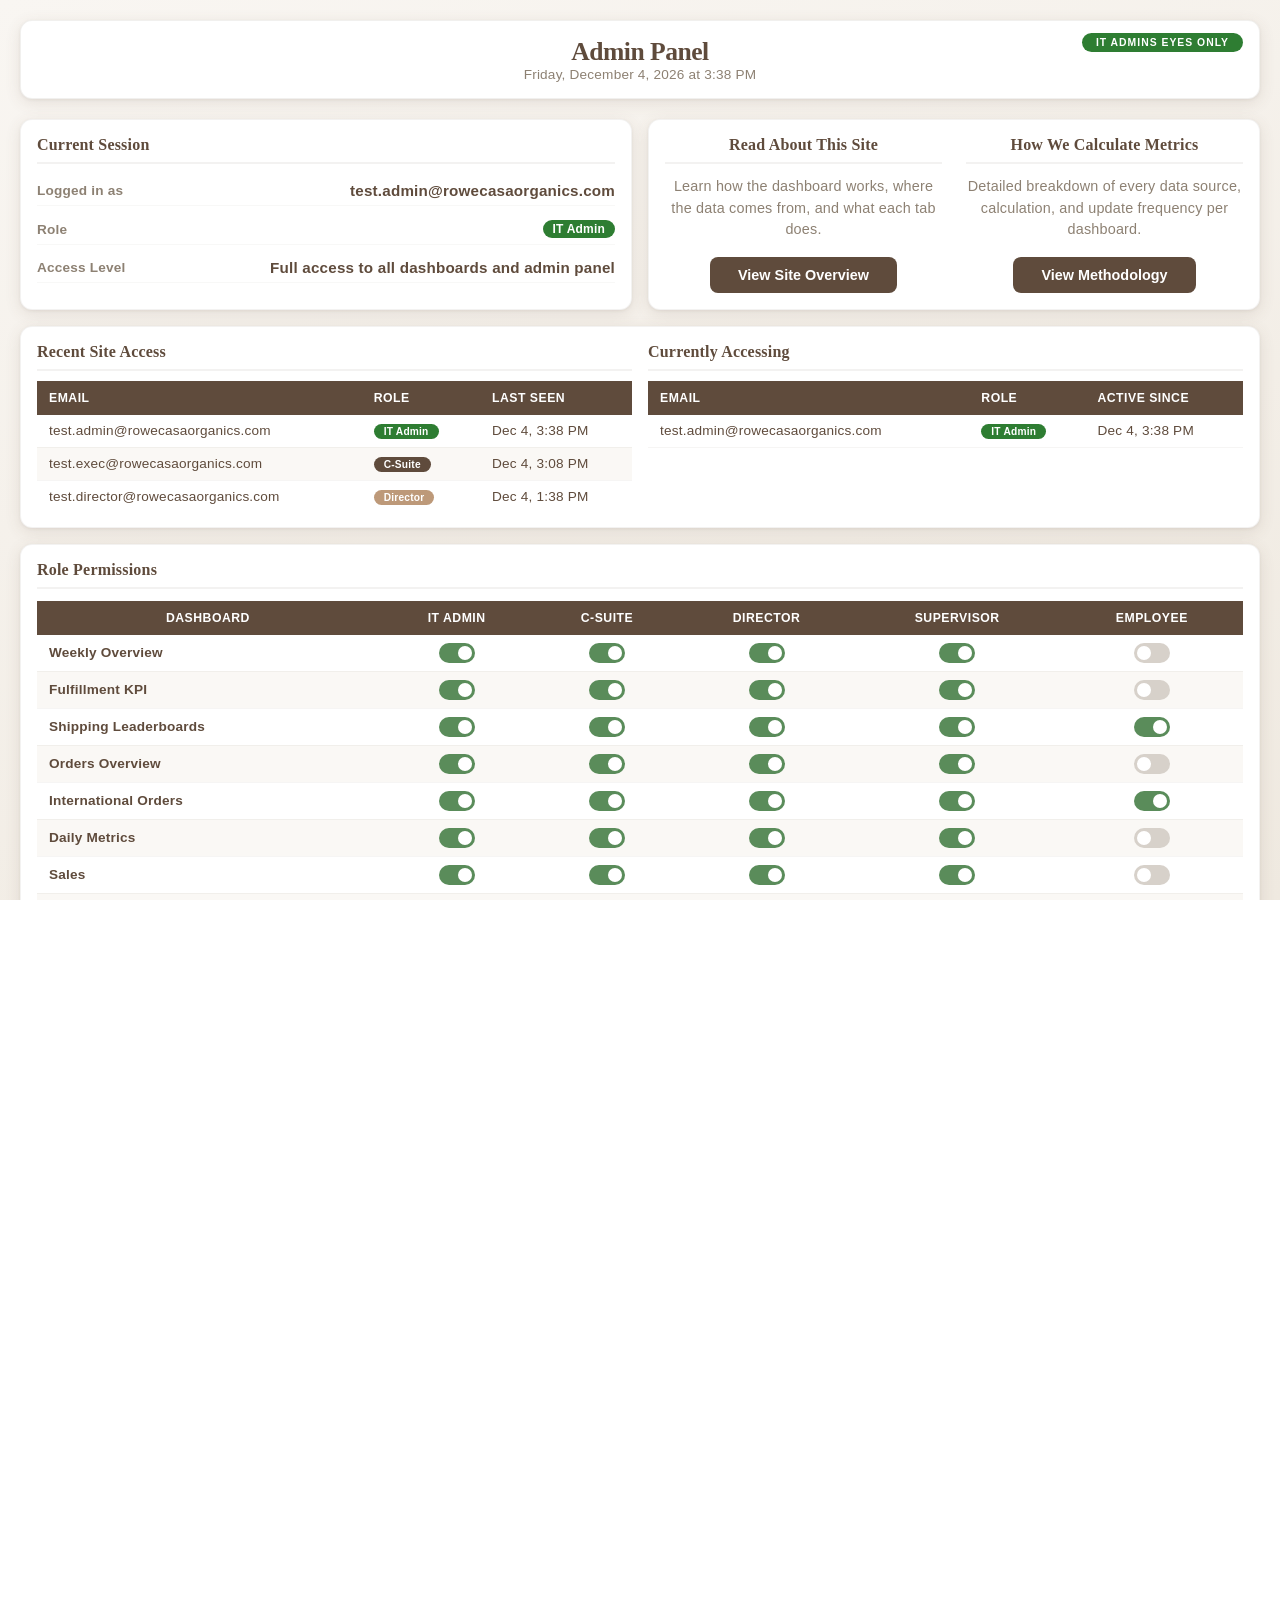
<file: html/admin.html>
<!DOCTYPE html>
<html lang="en">
<head>
<meta charset="UTF-8">
<meta name="viewport" content="width=device-width, initial-scale=1.0">
<title>Admin Panel - RCO</title>
<link rel="stylesheet" href="../css/main.css">
<script src="../js/roles.js"></script>
<style>
  html, body { height: 100%; overflow: auto !important; }
  .admin-container { padding-bottom: 40px; }
</style>
</head>
<body class="page-admin">
<div class="admin-container">

  <div class="admin-header">
    <div class="admin-badge">IT ADMINS EYES ONLY</div>
    <h1>Admin Panel</h1>
    <div class="admin-meta" id="adminMeta"></div>
  </div>

  <div class="admin-content">

    <!-- Current Session (half width) -->
    <div class="admin-section">
      <div class="admin-section-title">Current Session</div>
      <div class="admin-user-card">
        <div class="admin-user-row">
          <span class="admin-user-label">Logged in as</span>
          <span class="admin-user-value" id="currentUser">test.admin@rowecasaorganics.com</span>
        </div>
        <div class="admin-user-row">
          <span class="admin-user-label">Role</span>
          <span class="admin-user-value admin-role-badge role-it-admin" id="currentRole">IT Admin</span>
        </div>
        <div class="admin-user-row">
          <span class="admin-user-label">Access Level</span>
          <span class="admin-user-value" id="currentAccess">Full access to all dashboards and admin panel</span>
        </div>
      </div>
    </div>

    <!-- Read About This Site + How We Calculate (half width each, side by side) -->
    <div class="admin-section admin-about-section" style="display:grid;grid-template-columns:1fr 1fr;gap:24px;">
      <div>
        <div class="admin-section-title">Read About This Site</div>
        <p class="admin-about-desc">Learn how the dashboard works, where the data comes from, and what each tab does.</p>
        <button class="admin-about-btn" id="openAboutModal">View Site Overview</button>
      </div>
      <div>
        <div class="admin-section-title">How We Calculate Metrics</div>
        <p class="admin-about-desc">Detailed breakdown of every data source, calculation, and update frequency per dashboard.</p>
        <button class="admin-about-btn" id="openMethodologyModal">View Methodology</button>
      </div>
    </div>

    <!-- Recent Site Access + Currently Accessing — full width, split 50/50 -->
    <div class="admin-section admin-full-width">
      <div class="admin-access-row">
        <div class="admin-access-col">
          <div class="admin-section-title">Recent Site Access</div>
          <div class="admin-table-wrap">
            <table class="admin-table">
              <thead><tr><th>Email</th><th>Role</th><th>Last Seen</th></tr></thead>
              <tbody id="accessLog"></tbody>
            </table>
          </div>
        </div>
        <div class="admin-access-col">
          <div class="admin-section-title">Currently Accessing</div>
          <div class="admin-table-wrap">
            <table class="admin-table">
              <thead><tr><th>Email</th><th>Role</th><th>Active Since</th></tr></thead>
              <tbody id="currentlyAccessing"></tbody>
            </table>
          </div>
        </div>
      </div>
    </div>

    <!-- Role Permissions Matrix -->
    <div class="admin-section admin-full-width">
      <div class="admin-section-title">Role Permissions</div>
      <div class="admin-table-wrap">
        <table class="admin-table admin-permissions">
          <thead>
            <tr>
              <th>Dashboard</th>
              <th>IT Admin</th>
              <th>C-Suite</th>
              <th>Director</th>
              <th>Supervisor</th>
              <th>Employee</th>
            </tr>
          </thead>
          <tbody id="permissionsTable"></tbody>
        </table>
      </div>
    </div>

    <!-- User Directory -->
    <div class="admin-section admin-full-width">
      <div class="admin-section-title">User Directory <span class="admin-info-icon" data-tooltip="Users are currently hard coded due to BambooHR API constraint">i</span></div>
      <div class="admin-table-wrap admin-table-wrap-tall">
        <table class="admin-table">
          <thead><tr><th>Email</th><th>Role</th></tr></thead>
          <tbody id="userDirectory"></tbody>
        </table>
      </div>
    </div>

  </div>
</div>

<!-- About Site Modal -->
<div class="admin-modal-overlay" id="aboutModal">
  <div class="admin-modal">
    <button class="admin-modal-close" id="closeAboutModal">&times;</button>
    <h2>RCO Metrics Dashboard — Overview</h2>

    <div class="admin-modal-body">
      <h3>What It Does</h3>
      <p>The RCO Metrics Dashboard is an automated operational dashboard that replaces manual spreadsheet tracking. Instead of someone checking Shopify every day and typing in numbers, the dashboard pulls directly from both Shopify stores (Retail and Wholesale) and calculates everything automatically.</p>

      <h3>How the Data Works</h3>
      <ul>
        <li><strong>Data Sources:</strong> All data is pulled using READ-ONLY API access to both the Retail (<em>rowe-casa</em>) and Wholesale (<em>wholesale-rowe-casa</em>) Shopify stores. Nothing on this dashboard can modify orders, products, or any store data.</li>
        <li><strong>Backend:</strong> A Cloudflare Worker fetches and processes Shopify data from both stores, caching results in Cloudflare KV for instant page loads.</li>
        <li><strong>Frontend:</strong> Hosted on Firebase with Google authentication restricted to @rowecasaorganics.com accounts.</li>
        <li><strong>Authentication:</strong> The Cloudflare Worker handles automatic reauthentication of Shopify API tokens for both stores, so the connection never expires or requires manual intervention.</li>
        <li><strong>Refresh:</strong> Historical data (KPI, orders, international, top products) refreshes automatically every 6 hours via a cron job. Live dashboards (daily metrics, sales, unfulfilled, skip the line) pull fresh data from Shopify on each page load.</li>
        <li><strong>Historical Data:</strong> Complete retail and wholesale data going back to January 2024 through present.</li>
      </ul>

      <h3>Dashboard Tabs</h3>

      <h4>Weekly Overview</h4>
      <p>High-level summary of all weekly metrics across every dashboard. Shows this week's combined revenue, orders, AOV, units sold with percentage change vs last week. Includes retail/wholesale breakdown, daily breakdown table, fulfillment KPI rates, fulfillment status, skip the line snapshot, and top products for the week.</p>

      <h4>Fulfillment KPI</h4>
      <p>The main view. Shows daily order counts and fulfillment rates for 4-day and 7-day windows. The 4-day rate measures what percentage of orders ship within 4 business days (target: 85%). The 7-day rate is the same for 7 days (target: 95%). Toggle between Retail, Wholesale, and Total (combined). Switch between monthly table view and calendar heat map.</p>

      <h4>Shipping Leaderboard</h4>
      <p>Today's top shippers ranked by products shipped. Pulls from ShipStation via a Google Sheet that auto-refreshes throughout the day. Split into full-time, part-time, and wholesale categories.</p>

      <h4>Daily Metrics</h4>
      <p>Live snapshot of today's performance for both Retail and Wholesale side by side — total sales, order count, average order value, average revenue per unit, units sold, fulfillment progress, and top selling products.</p>

      <h4>Sales</h4>
      <p>Sales summary showing Today, Month-to-Date, and Year-to-Date revenue and orders for both Retail and Wholesale. Includes YTD combined totals (revenue, orders, AOV) at the bottom.</p>

      <h4>Top Products</h4>
      <p>Product rankings by units sold over the last 7 and 30 days, combining both Retail and Wholesale data.</p>

      <h4>Orders Overview</h4>
      <p>Monthly summary cards showing combined retail + wholesale totals: orders placed, fulfilled, unique customers, and top products. Toggle between Calendar card view and Chart trend view. Click any month for detailed stats.</p>

      <h4>Unfulfilled Orders</h4>
      <p>Current unfulfilled and partially fulfilled orders grouped by date, with average order size. Shows Retail and Wholesale separately.</p>

      <h4>International Orders</h4>
      <p>World map and US state map showing where orders come from across both stores. Filter by year and see country/state breakdowns with counts, percentages, and weighted averages.</p>

      <h4>Skip the Line</h4>
      <p>Tracks orders tagged with the "Skip the Line" priority fulfillment service — shows how many are open, unfulfilled, and partially fulfilled with a date breakdown.</p>

      <h3>Site Features</h3>
      <ul>
        <li><strong>Dark Mode:</strong> Toggle between light and dark themes. Preference is saved.</li>
        <li><strong>TV Mode:</strong> Enters fullscreen and automatically cycles through all dashboards — ideal for wall-mounted displays.</li>
        <li><strong>Guided Tour:</strong> Click the <strong>?</strong> button in the sidebar to walk through each dashboard with explanations.</li>
        <li><strong>Deep Linking:</strong> Each dashboard has a unique URL hash so you can share direct links.</li>
        <li><strong>Role-Based Access:</strong> 5 roles (IT Admin, C-Suite, Director, Supervisor, Employee) each with configurable dashboard permissions and revenue visibility.</li>
      </ul>

      <h3>Access Control</h3>
      <p>The site uses role-based access. IT Admins have full access including the admin panel. C-Suite can see all operational dashboards with revenue. Directors and Supervisors can see dashboards but revenue is restricted. Employees can see the Shipping Leaderboard and International Orders only.</p>
    </div>
  </div>
</div>

<!-- Methodology Modal -->
<div class="admin-modal-overlay" id="methodologyModal">
  <div class="admin-modal" style="max-width:900px;">
    <button class="admin-modal-close" id="closeMethodologyModal">&times;</button>
    <h2>How We Calculate &amp; Pull Metrics</h2>

    <div class="admin-modal-body">

      <h3>1. Weekly Overview</h3>
      <h4>Updates</h4>
      <ul>
        <li>Cached for 10 minutes per day (cache key includes today&rsquo;s date)</li>
        <li>Browser auto-refreshes every 10 minutes</li>
      </ul>
      <h4>Data Source</h4>
      <ul>
        <li>This week&rsquo;s orders: Shopify count endpoints (open + closed) + 250-order sample for AOV/units/products</li>
        <li>Last week&rsquo;s orders: Shopify count endpoints only; revenue and units estimated from this week&rsquo;s AOV</li>
        <li>Fulfillment KPI rates: read from KV (kpi-retail/wholesale-{year}), filtered to this/last week dates</li>
        <li>Top Products, Unfulfilled, Skip the Line, Fulfillment Dashboard: read from existing KV caches</li>
      </ul>
      <h4>Calculations</h4>
      <ul>
        <li>Week = Monday through Sunday (current week shows Mon through today)</li>
        <li><strong>Weekly Revenue</strong> = sample AOV &times; total order count (exact if sample &ge; total)</li>
        <li><strong>Units Sold</strong> = sample units-per-order &times; total order count</li>
        <li><strong>% Change vs Last Week</strong> = (this week &minus; last week) / last week &times; 100</li>
        <li>Daily breakdown scaled proportionally if 250-order sample &lt; total orders</li>
        <li>KPI fill rates: weighted average across all days in the week (total fulfilled / total orders)</li>
      </ul>

      <hr>

      <h3>3. Fulfillment KPI</h3>
      <h4>Updates</h4>
      <ul>
        <li>Current month: automatic every 6 hours via cron (both Retail + Wholesale)</li>
        <li>Previous month: also refreshed during the first 10 days of each new month so end-of-month rates settle</li>
        <li>Browser refreshes from cache every 10 minutes</li>
      </ul>
      <h4>Data Source</h4>
      <ul>
        <li>Shopify Admin REST API &mdash; paginates through ALL orders for the month</li>
        <li>Both Retail (<em>rowe-casa</em>) and Wholesale (<em>wholesale-rowe-casa</em>) stores</li>
        <li>Date filter: <strong>processed_at</strong> (matches Shopify Analytics)</li>
        <li>Fields fetched: id, processed_at, fulfillment_status, fulfillments, cancelled_at, financial_status</li>
      </ul>
      <h4>Calculations</h4>
      <ul>
        <li><strong>Total Orders</strong> = all orders processed that day (including cancelled/refunded)</li>
        <li><strong>Remaining (4-Day)</strong> = non-cancelled, non-refunded orders that are currently unfulfilled (fulfillment_status &ne; &ldquo;fulfilled&rdquo;)</li>
        <li><strong>Remaining (7-Day)</strong> = same as 4-Day (both check current fulfillment status at time of refresh)</li>
        <li><strong>4-Day Fill Rate</strong> = (Total &minus; Remaining) / Total &times; 100</li>
        <li><strong>7-Day Fill Rate</strong> = same formula</li>
        <li>Cancelled/refunded orders are included in the total but skipped in the remaining count (effectively counted as fulfilled)</li>
        <li>&ldquo;Total&rdquo; dataset combines Retail + Wholesale raw counts by date, then recalculates rates</li>
        <li>Monthly average fill rate = mean of daily rates; Avg daily orders = total orders / days with data</li>
      </ul>
      <h4>Why &ldquo;Current State&rdquo;?</h4>
      <p>This matches Alisha&rsquo;s KPI spreadsheet methodology. She checks Shopify Analytics on the 4th and 7th day after each order date and counts how many are still unfulfilled at that moment. Our cron does the same &mdash; it checks the current fulfillment status of each order at refresh time. For historical months where all orders are shipped, both rates will be 100%.</p>

      <hr>

      <h3>4. Fulfillment Dashboard</h3>
      <h4>Updates</h4>
      <ul>
        <li>Fulfilled counts: computed every 30 minutes via cron, stored in KV</li>
        <li>Unfulfilled counts: live from Shopify on each page load, cached 10 minutes</li>
      </ul>
      <h4>Data Source</h4>
      <ul>
        <li>Unfulfilled: Shopify <code>orders/count.json</code> with status=open, fulfillment_status=unfulfilled + partial (4 API calls: 2 Retail + 2 Wholesale)</li>
        <li>Fulfilled counts: 30-min cron paginates through shipped orders (updated_at filter), checks each order&rsquo;s fulfillment <code>created_at</code> date</li>
      </ul>
      <h4>Calculations</h4>
      <ul>
        <li><strong>Unfulfilled</strong> = unfulfilled count + partially fulfilled count (exact, live)</li>
        <li><strong>Yesterday Fulfilled</strong> = unique orders with fulfillment_status=shipped, updated since yesterday, where any fulfillment was created yesterday</li>
        <li><strong>Today Fulfilled</strong> = same logic for today</li>
        <li>Counts unique orders (not individual shipments)</li>
        <li>Yesterday&rsquo;s count is cached after midnight (it&rsquo;s static); only today&rsquo;s count recomputes every 30 min</li>
      </ul>

      <hr>

      <h3>5. Shipping Leaderboards</h3>
      <h4>Updates</h4>
      <ul>
        <li>Pulls from a Google Sheet on page load; updates when the sheet is updated</li>
      </ul>
      <h4>Data Source</h4>
      <ul>
        <li>Google Sheets published CSV export (manually maintained)</li>
      </ul>
      <h4>Calculations</h4>
      <ul>
        <li>None &mdash; displays values directly from sheet columns (rank, name, products shipped, orders)</li>
      </ul>
      <p><em>Note: Cannot be automated because the BambooHR API does not expose full-time vs part-time status, which is needed for the leaderboard categories.</em></p>

      <hr>

      <h3>6. Daily Metrics</h3>
      <h4>Updates</h4>
      <ul>
        <li>Live Shopify API calls, cached for 10 minutes</li>
        <li>Regardless of how many users have the site open, Shopify is only called once per 10 min</li>
      </ul>
      <h4>Data Source</h4>
      <ul>
        <li>8 Shopify API calls per refresh (4 Retail + 4 Wholesale)</li>
        <li>Order counts (open + closed) filtered by <strong>processed_at</strong> for today</li>
        <li>Shipped count filtered by processed_at</li>
        <li>Full paginated fetch of all orders with total_price, line_items, financial_status</li>
        <li>All dates in Central Time (America/Chicago)</li>
      </ul>
      <h4>Calculations</h4>
      <ul>
        <li><strong>Total Orders</strong> = open + closed count (exact, excludes cancelled)</li>
        <li><strong>Fulfilled</strong> = shipped count (exact)</li>
        <li><strong>Unfulfilled</strong> = Total &minus; Fulfilled</li>
        <li><strong>Sales</strong> = sum of total_price from all orders (gift card purchases excluded, cross-day refunds subtracted)</li>
        <li><strong>Units Sold</strong> = sum of line_item quantities, excluding non-product items (shipping protection, discount cards, etc.)</li>
        <li><strong>AOV</strong> = Sales / Total Orders</li>
        <li><strong>Revenue Per Unit</strong> = Sales / Units Sold</li>
        <li><strong>Top 10 Products</strong> = ranked by quantity from all orders</li>
      </ul>

      <hr>

      <h3>7. Sales</h3>
      <h4>Updates</h4>
      <ul>
        <li>Live Shopify API calls, cached for 10 minutes</li>
      </ul>
      <h4>Data Source</h4>
      <ul>
        <li>14 Shopify API calls per refresh (7 Retail + 7 Wholesale)</li>
        <li>Order counts for Today, MTD, YTD (each open + closed) via <strong>processed_at</strong></li>
        <li>50-order sample for today&rsquo;s AOV</li>
      </ul>
      <h4>Calculations</h4>
      <ul>
        <li><strong>Today/MTD/YTD order counts</strong> = exact from Shopify (excludes cancelled)</li>
        <li><strong>AOV</strong> = average total_price from today&rsquo;s 50-order sample (voided/refunded excluded)</li>
        <li><strong>Today Sales</strong> = AOV &times; Today Orders (estimate)</li>
        <li><strong>MTD Sales</strong> = AOV &times; MTD Orders (estimate &mdash; uses today&rsquo;s AOV for entire month)</li>
        <li><strong>YTD Sales</strong> = AOV &times; YTD Orders (estimate &mdash; uses today&rsquo;s AOV for entire year)</li>
        <li><strong>Combined YTD</strong> = Retail + Wholesale totals; Combined AOV = Combined Revenue / Combined Orders</li>
      </ul>

      <hr>

      <h3>8. Top Products</h3>
      <h4>Updates</h4>
      <ul>
        <li>Refreshed nightly at 2 AM CT via cron</li>
      </ul>
      <h4>Data Source</h4>
      <ul>
        <li>Shopify orders from last 7 and 30 days, both stores</li>
        <li>Paginates through all orders in each window</li>
      </ul>
      <h4>Calculations</h4>
      <ul>
        <li>Counts total quantity per product title across all orders</li>
        <li>Non-product items excluded (shipping protection, discount cards, gift cards, etc.)</li>
        <li>Ranked highest to lowest by units sold, top 50 returned</li>
      </ul>

      <hr>

      <h3>9. Orders Overview</h3>
      <h4>Updates</h4>
      <ul>
        <li>Current month refreshed nightly at 2 AM CT via cron</li>
        <li>Historical months from backfill script (complete data, not sampled)</li>
      </ul>
      <h4>Data Source</h4>
      <ul>
        <li>Shopify orders endpoint &mdash; fetches every order for each month from both stores</li>
        <li>Date filter: created_at</li>
      </ul>
      <h4>Calculations (per month, Retail + Wholesale combined)</h4>
      <ul>
        <li><strong>Orders Placed</strong> = total count of all orders (including cancelled)</li>
        <li><strong>Orders Fulfilled</strong> = count with fulfillment_status=fulfilled, excluding cancelled/refunded</li>
        <li><strong>Fulfillment Rate</strong> = Orders Fulfilled / Orders Placed &times; 100</li>
      </ul>

      <hr>

      <h3>10. Unfulfilled Orders</h3>
      <h4>Updates</h4>
      <ul>
        <li>Live Shopify API calls, cached for 10 minutes</li>
      </ul>
      <h4>Data Source</h4>
      <ul>
        <li>6 Shopify API calls per refresh (3 Retail + 3 Wholesale)</li>
        <li>Counts for unfulfilled + partially fulfilled (status=open)</li>
        <li>Full paginated fetch of unfulfilled orders with created_at and line_items</li>
      </ul>
      <h4>Calculations</h4>
      <ul>
        <li><strong>Total Unfulfilled</strong> = unfulfilled count + partial count (exact)</li>
        <li><strong>Date Breakdown</strong> = orders grouped by created_at date</li>
        <li><strong>Avg Order Size</strong> = total units / order count</li>
      </ul>

      <hr>

      <h3>11. International Orders</h3>
      <h4>Updates</h4>
      <ul>
        <li>Current year updated nightly at 2 AM CT via cron (incremental)</li>
        <li>Full historical data from backfill script</li>
      </ul>
      <h4>Data Source</h4>
      <ul>
        <li>Shopify orders endpoint &mdash; extracts shipping_address.country_code and province_code</li>
        <li>Both stores, stored per year in Cloudflare KV</li>
      </ul>
      <h4>Calculations</h4>
      <ul>
        <li><strong>Country counts</strong> = number of orders shipped to each country</li>
        <li><strong>US State counts</strong> = number of orders shipped to each US state</li>
        <li>&ldquo;All&rdquo; years merges counts across 2024, 2025, and 2026</li>
      </ul>

      <hr>

      <h3>12. Skip the Line</h3>
      <h4>Updates</h4>
      <ul>
        <li>Live Shopify API call, cached for 10 minutes</li>
      </ul>
      <h4>Data Source</h4>
      <ul>
        <li>1 Shopify API call &mdash; fetches open unfulfilled orders, filters for &lsquo;dyn-skip-line&rsquo; tag</li>
      </ul>
      <h4>Calculations</h4>
      <ul>
        <li><strong>Total</strong> = count of open unfulfilled orders with skip-the-line tag</li>
        <li>Grouped by created_at date to show wait time</li>
      </ul>

      <hr>

      <h3>13. Sidebar &mdash; Today&rsquo;s Orders</h3>
      <h4>Updates</h4>
      <ul>
        <li>Uses the /daily-metrics cached endpoint; refreshes every 10 minutes</li>
      </ul>
      <h4>Calculation</h4>
      <ul>
        <li>Retail total orders + Wholesale total orders (same data source as Daily Metrics)</li>
      </ul>

      <hr>

      <h3>General Notes</h3>
      <ul>
        <li><strong>All API access is READ-ONLY.</strong> The dashboard cannot modify orders, products, or any store data.</li>
        <li><strong>All dates use Central Time</strong> (America/Chicago) with automatic DST handling.</li>
        <li><strong>Caching:</strong> Live endpoints cache responses for 10 minutes in Cloudflare KV. Multiple users loading the page simultaneously only trigger one Shopify API call.</li>
        <li><strong>Order counts</strong> may differ from Shopify Analytics by 2&ndash;10 orders per day. This is a documented difference between the REST API&rsquo;s processed_at filter and Shopify Analytics&rsquo; internal counting. Fulfillment rates are not affected.</li>
        <li><strong>Non-product items</strong> excluded from unit counts: shipping protection, Navidium, discount cards, gift cards, skip the line, heat sensitive info cards.</li>
      </ul>

    </div>
  </div>
</div>

<script>
// Static demo data
document.getElementById('adminMeta').textContent = new Date().toLocaleString('en-US', {
  weekday: 'long', month: 'long', day: 'numeric', year: 'numeric', hour: 'numeric', minute: '2-digit'
});

// Static access log
const accessLogData = [
  { email: 'test.admin@rowecasaorganics.com', role: 'IT Admin', time: new Date().toISOString() },
  { email: 'test.exec@rowecasaorganics.com', role: 'C-Suite', time: new Date(Date.now() - 1800000).toISOString() },
  { email: 'test.director@rowecasaorganics.com', role: 'Director', time: new Date(Date.now() - 7200000).toISOString() },
  { email: 'test.supervisor@rowecasaorganics.com', role: 'Supervisor', time: new Date(Date.now() - 14400000).toISOString() },
  { email: 'test.employee@rowecasaorganics.com', role: 'Employee', time: new Date(Date.now() - 28800000).toISOString() },
];

const logBody = document.getElementById('accessLog');
logBody.innerHTML = accessLogData.map(entry => `
  <tr>
    <td>${entry.email}</td>
    <td><span class="admin-role-tag role-${entry.role.toLowerCase().replace(/[^a-z]/g, '-')}">${entry.role}</span></td>
    <td>${new Date(entry.time).toLocaleString('en-US', { month: 'short', day: 'numeric', hour: 'numeric', minute: '2-digit' })}</td>
  </tr>
`).join('');

// Static currently accessing
const currentUsers = [
  { email: 'test.admin@rowecasaorganics.com', role: 'IT Admin', since: new Date().toISOString() },
];

const caBody = document.getElementById('currentlyAccessing');
caBody.innerHTML = currentUsers.map(u => `
  <tr>
    <td>${u.email}</td>
    <td><span class="admin-role-tag role-${u.role.toLowerCase().replace(/[^a-z]/g, '-')}">${u.role}</span></td>
    <td>${new Date(u.since).toLocaleString('en-US', { month: 'short', day: 'numeric', hour: 'numeric', minute: '2-digit' })}</td>
  </tr>
`).join('');

// Build permissions matrix
const dashboards = [
  { id: 'weekly-overview', name: 'Weekly Overview' },
  { id: 'fulfillment', name: 'Fulfillment KPI' },
  { id: 'shipping', name: 'Shipping Leaderboards' },
  { id: 'orders', name: 'Orders Overview' },
  { id: 'international', name: 'International Orders' },
  { id: 'daily-metrics', name: 'Daily Metrics' },
  { id: 'sales', name: 'Sales' },
  { id: 'top-products', name: 'Top Products' },
  { id: 'unfulfilled', name: 'Unfulfilled Orders' },
  { id: 'fulfillment-dashboard', name: 'Fulfillment Dashboard' },
  { id: 'skip-the-line', name: 'Skip the Line' },
  { id: 'admin', name: 'Admin Panel' },
];

const roleNames = ['IT Admin', 'C-Suite', 'Director', 'Supervisor', 'Employee'];

const permBody = document.getElementById('permissionsTable');
permBody.innerHTML = dashboards.map(d => {
  const cells = roleNames.map(r => {
    const config = RCO_ROLES.roles[r];
    const has = config.dashboards.includes('all') || config.dashboards.includes(d.id);
    const checked = has ? 'checked' : '';
    const disabled = r === 'IT Admin' ? 'disabled' : '';
    return `<td><label class="perm-toggle"><input type="checkbox" ${checked} ${disabled} data-role="${r}" data-dash="${d.id}" class="perm-checkbox"><span class="perm-slider"></span></label></td>`;
  }).join('');
  return `<tr><td class="perm-dashboard">${d.name}</td>${cells}</tr>`;
}).join('');

// Demo toggle handlers (in-memory only)
document.querySelectorAll('.perm-checkbox').forEach(cb => {
  cb.addEventListener('change', () => {
    const role = cb.dataset.role;
    if (role === 'IT Admin') { cb.checked = true; return; }
    console.log(`Demo: ${cb.checked ? 'Granted' : 'Revoked'} ${cb.dataset.dash} for ${role}`);
  });
});

// Build user directory with demo users
const demoUsers = {
  'IT Admin': ['test.admin@rowecasaorganics.com', 'test.admin2@rowecasaorganics.com'],
  'C-Suite': ['test.exec@rowecasaorganics.com', 'test.exec2@rowecasaorganics.com'],
  'Director': ['test.director@rowecasaorganics.com', 'test.director2@rowecasaorganics.com'],
  'Supervisor': ['test.supervisor@rowecasaorganics.com', 'test.supervisor2@rowecasaorganics.com', 'test.supervisor3@rowecasaorganics.com'],
  'Employee': ['test.employee@rowecasaorganics.com', 'test.employee2@rowecasaorganics.com', 'test.employee3@rowecasaorganics.com', 'test.employee4@rowecasaorganics.com'],
};

const dirBody = document.getElementById('userDirectory');
let dirHTML = '';
for (const roleName of roleNames) {
  const users = demoUsers[roleName] || [];
  dirHTML += `<tr class="admin-role-header"><td colspan="2">${roleName} (${users.length})</td></tr>`;
  for (const em of users) {
    dirHTML += `<tr><td>${em}</td><td><span class="admin-role-tag role-${roleName.toLowerCase().replace(/[^a-z]/g, '-')}">${roleName}</span></td></tr>`;
  }
}
dirBody.innerHTML = dirHTML;
</script>

<script>
window.addEventListener('message', e => { if (e.data?.type === 'RCO_THEME') document.body.classList.toggle('dark', e.data.theme === 'dark'); });
window.addEventListener('message', e => { if (e.data?.type === 'TV_VIEW_STATE') document.body.classList.toggle('tv-view-active', e.data.active); });

// About modal
document.getElementById('openAboutModal').addEventListener('click', () => {
  document.getElementById('aboutModal').classList.add('active');
});
document.getElementById('closeAboutModal').addEventListener('click', () => {
  document.getElementById('aboutModal').classList.remove('active');
});
document.getElementById('aboutModal').addEventListener('click', (e) => {
  if (e.target === e.currentTarget) e.currentTarget.classList.remove('active');
});

// Methodology modal
document.getElementById('openMethodologyModal').addEventListener('click', () => {
  document.getElementById('methodologyModal').classList.add('active');
});
document.getElementById('closeMethodologyModal').addEventListener('click', () => {
  document.getElementById('methodologyModal').classList.remove('active');
});
document.getElementById('methodologyModal').addEventListener('click', (e) => {
  if (e.target === e.currentTarget) e.currentTarget.classList.remove('active');
});
</script>
</body>
</html>
</file>
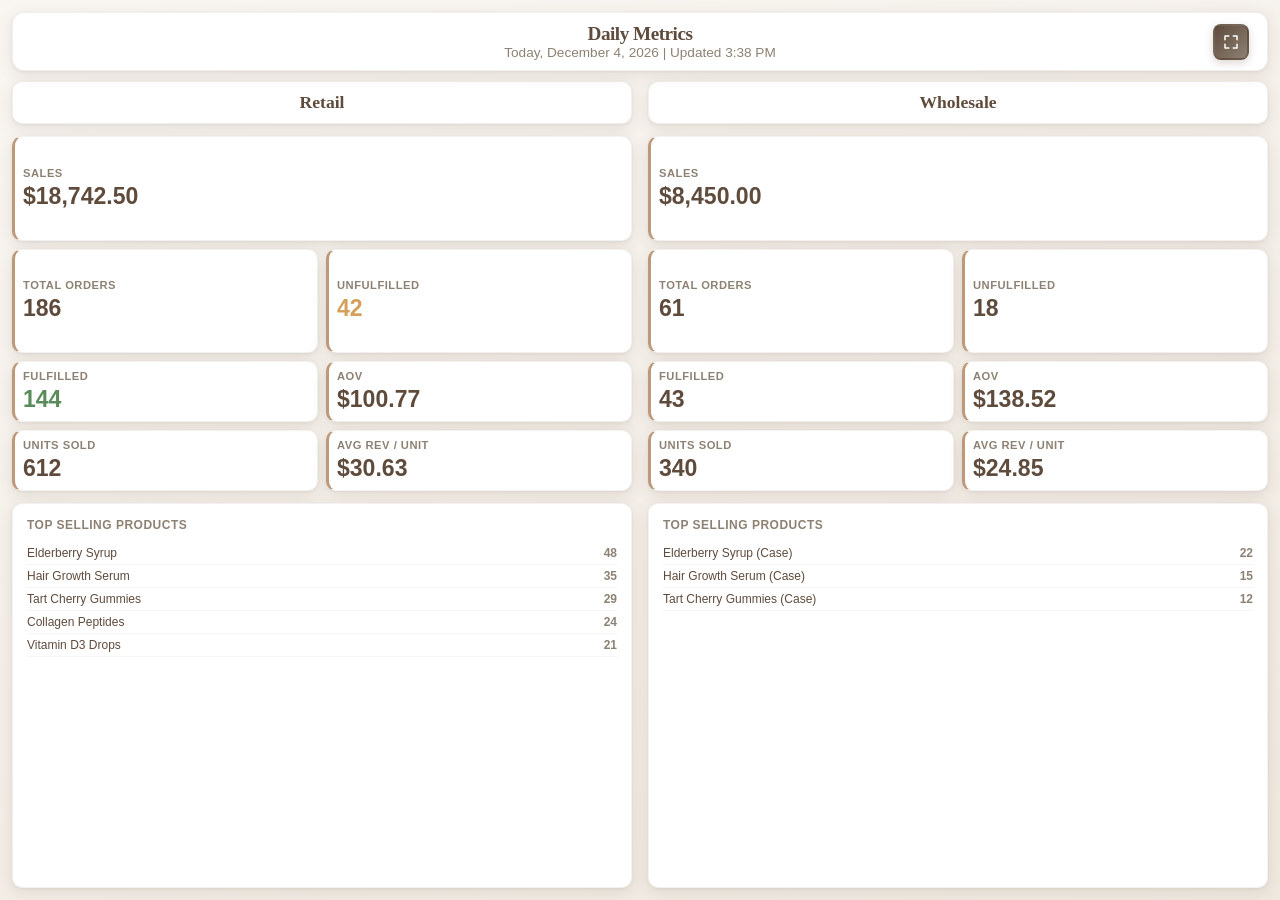
<file: html/daily-metrics.html>
<!DOCTYPE html>
<html lang="en">
<head>
<meta charset="UTF-8">
<meta name="viewport" content="width=device-width, initial-scale=1.0">
<title>Daily Metrics - RCO</title>
<link rel="stylesheet" href="../css/main.css">
</head>

<body class="page-daily-metrics">

<div class="dm-container">

  <div class="dm-header">
    <div class="dm-header-center" style="flex:1; text-align:center;">
      <h1>Daily Metrics</h1>
      <div class="dm-meta" id="lastUpdated">Loading...</div>
    </div>
    <button class="fullscreen-btn" id="fullscreenBtn" title="Fullscreen" aria-label="Fullscreen">
      <svg viewBox="0 0 24 24" fill="none" aria-hidden="true">
        <path d="M9 4H4v5" stroke="#fff" stroke-width="2" stroke-linecap="round" stroke-linejoin="round"/>
        <path d="M15 4h5v5" stroke="#fff" stroke-width="2" stroke-linecap="round" stroke-linejoin="round"/>
        <path d="M9 20H4v-5" stroke="#fff" stroke-width="2" stroke-linecap="round" stroke-linejoin="round"/>
        <path d="M15 20h5v-5" stroke="#fff" stroke-width="2" stroke-linecap="round" stroke-linejoin="round"/>
      </svg>
    </button>
  </div>

  <div class="dm-content">

    <!-- Retail Column -->
    <div class="dm-column">
      <div class="dm-column-title">Retail</div>

      <div class="dm-stats-grid">
        <div class="dm-stat-card dm-stat-wide">
          <div class="dm-stat-label">Sales</div>
          <div class="dm-stat-value" id="retailSales">--</div>
        </div>
        <div class="dm-stat-card">
          <div class="dm-stat-label">Total Orders</div>
          <div class="dm-stat-value" id="retailOrders">--</div>
        </div>
        <div class="dm-stat-card">
          <div class="dm-stat-label">Unfulfilled</div>
          <div class="dm-stat-value dm-stat-warn" id="retailUnfulfilled">--</div>
        </div>
        <div class="dm-stat-card">
          <div class="dm-stat-label">Fulfilled</div>
          <div class="dm-stat-value dm-stat-good" id="retailFulfilled">--</div>
        </div>
        <div class="dm-stat-card">
          <div class="dm-stat-label">AOV</div>
          <div class="dm-stat-value" id="retailAOV">--</div>
        </div>
        <div class="dm-stat-card">
          <div class="dm-stat-label">Units Sold</div>
          <div class="dm-stat-value" id="retailUnits">--</div>
        </div>
        <div class="dm-stat-card">
          <div class="dm-stat-label">Avg Rev / Unit</div>
          <div class="dm-stat-value" id="retailRPU">--</div>
        </div>
      </div>

      <div class="dm-products-card">
        <div class="dm-products-title">Top Selling Products</div>
        <div class="dm-products-list" id="retailProducts">
          <div class="dm-loading">Loading...</div>
        </div>
      </div>
    </div>

    <!-- Wholesale Column (placeholder until API key obtained) -->
    <div class="dm-column dm-column-disabled">
      <div class="dm-column-title">Wholesale</div>

      <div class="dm-stats-grid">
        <div class="dm-stat-card dm-stat-wide">
          <div class="dm-stat-label">Sales</div>
          <div class="dm-stat-value" id="wholesaleSales">--</div>
        </div>
        <div class="dm-stat-card">
          <div class="dm-stat-label">Total Orders</div>
          <div class="dm-stat-value" id="wholesaleOrders">--</div>
        </div>
        <div class="dm-stat-card">
          <div class="dm-stat-label">Unfulfilled</div>
          <div class="dm-stat-value" id="wholesaleUnfulfilled">--</div>
        </div>
        <div class="dm-stat-card">
          <div class="dm-stat-label">Fulfilled</div>
          <div class="dm-stat-value" id="wholesaleFulfilled">--</div>
        </div>
        <div class="dm-stat-card">
          <div class="dm-stat-label">AOV</div>
          <div class="dm-stat-value" id="wholesaleAOV">--</div>
        </div>
        <div class="dm-stat-card">
          <div class="dm-stat-label">Units Sold</div>
          <div class="dm-stat-value" id="wholesaleUnits">--</div>
        </div>
        <div class="dm-stat-card">
          <div class="dm-stat-label">Avg Rev / Unit</div>
          <div class="dm-stat-value" id="wholesaleRPU">--</div>
        </div>
      </div>

      <div class="dm-products-card">
        <div class="dm-products-title">Top Selling Products</div>
        <div class="dm-products-list" id="wholesaleProducts">
          <div class="dm-pending">Loading...</div>
        </div>
      </div>
    </div>

  </div>
</div>

<script>
// Demo mode: static sample data
async function loadDailyMetrics() {
  try {
    const data = {
      retail: { sales: 18742.50, totalOrders: 186, unfulfilled: 42, fulfilled: 144, aov: 100.77, unitsSold: 612, topProducts: [{name:'Elderberry Syrup',qty:48},{name:'Hair Growth Serum',qty:35},{name:'Tart Cherry Gummies',qty:29},{name:'Collagen Peptides',qty:24},{name:'Vitamin D3 Drops',qty:21}] },
      wholesale: { sales: 8450.00, totalOrders: 61, unfulfilled: 18, fulfilled: 43, aov: 138.52, unitsSold: 340, topProducts: [{name:'Elderberry Syrup (Case)',qty:22},{name:'Hair Growth Serum (Case)',qty:15},{name:'Tart Cherry Gummies (Case)',qty:12}] }
    };

    const r = data.retail || {};

    document.getElementById('retailSales').textContent = '$' + (r.sales || 0).toLocaleString(undefined, {minimumFractionDigits: 2, maximumFractionDigits: 2});
    document.getElementById('retailOrders').textContent = (r.totalOrders || 0).toLocaleString();
    document.getElementById('retailUnfulfilled').textContent = (r.unfulfilled || 0).toLocaleString();
    document.getElementById('retailFulfilled').textContent = (r.fulfilled || 0).toLocaleString();
    document.getElementById('retailAOV').textContent = '$' + (r.aov || 0).toFixed(2);
    document.getElementById('retailUnits').textContent = (r.unitsSold || 0).toLocaleString();
    const rRPU = r.unitsSold > 0 ? (r.sales || 0) / r.unitsSold : 0;
    document.getElementById('retailRPU').textContent = '$' + rRPU.toFixed(2);

    // Top products
    const prodList = document.getElementById('retailProducts');
    if (r.topProducts && r.topProducts.length > 0) {
      prodList.innerHTML = r.topProducts.map((p, i) => `
        <div class="dm-product-row">
          <span class="dm-product-name">${p.name}</span>
          <span class="dm-product-qty">${p.qty}</span>
        </div>
      `).join('');
    } else {
      prodList.innerHTML = '<div class="dm-pending">No data yet today</div>';
    }

    // Wholesale (if available)
    const w = data.wholesale || {};
    if (w.totalOrders) {
      document.querySelector('.dm-column-disabled')?.classList.remove('dm-column-disabled');
      document.getElementById('wholesaleSales').textContent = '$' + (w.sales || 0).toLocaleString(undefined, {minimumFractionDigits: 2, maximumFractionDigits: 2});
      document.getElementById('wholesaleOrders').textContent = (w.totalOrders || 0).toLocaleString();
      document.getElementById('wholesaleUnfulfilled').textContent = (w.unfulfilled || 0).toLocaleString();
      document.getElementById('wholesaleFulfilled').textContent = (w.fulfilled || 0).toLocaleString();
      document.getElementById('wholesaleAOV').textContent = '$' + (w.aov || 0).toFixed(2);
      document.getElementById('wholesaleUnits').textContent = (w.unitsSold || 0).toLocaleString();
      const wRPU = w.unitsSold > 0 ? (w.sales || 0) / w.unitsSold : 0;
      document.getElementById('wholesaleRPU').textContent = '$' + wRPU.toFixed(2);

      const wProdList = document.getElementById('wholesaleProducts');
      if (w.topProducts && w.topProducts.length > 0) {
        wProdList.innerHTML = w.topProducts.map(p => `
          <div class="dm-product-row">
            <span class="dm-product-name">${p.name}</span>
            <span class="dm-product-qty">${p.qty}</span>
          </div>
        `).join('');
      }
    }

    const now = new Date();
    document.getElementById('lastUpdated').textContent =
      `Today, ${now.toLocaleDateString('en-US', {month: 'long', day: 'numeric', year: 'numeric'})} | Updated ${now.toLocaleTimeString('en-US', {hour: 'numeric', minute: '2-digit'})}`;

  } catch (e) {
    console.error('Failed to load daily metrics:', e);
    document.getElementById('lastUpdated').textContent = 'Error loading data';
  }
}

loadDailyMetrics();
setInterval(loadDailyMetrics, 10 * 60 * 1000); // Refresh every 10 minutes

// Fullscreen
const fsBtn = document.getElementById('fullscreenBtn');
if (fsBtn) {
  fsBtn.addEventListener('click', async () => {
    try {
      if (!document.fullscreenElement) await document.documentElement.requestFullscreen();
      else await document.exitFullscreen();
    } catch (e) {}
  });
}

// Theme
window.addEventListener('message', (event) => {
  if (event.data?.type === 'RCO_THEME') {
    document.body.classList.toggle('dark', event.data.theme === 'dark');
  }
});

window.addEventListener('message', (event) => {
  if (event.data?.type === 'TV_VIEW_STATE') {
    document.body.classList.toggle('tv-view-active', event.data.active);
  }
  if (event.data?.type === 'RCO_REVENUE_ACCESS' && !event.data.canSeeRevenue) {
    document.querySelectorAll('#retailSales, #retailAOV, #retailRPU, #wholesaleSales, #wholesaleAOV, #wholesaleRPU').forEach(el => {
      el.textContent = 'Restricted';
      el.style.fontSize = '0.7em';
      el.style.color = '#8d8173';
    });
  }
});
</script>

</body>
</html>
</file>
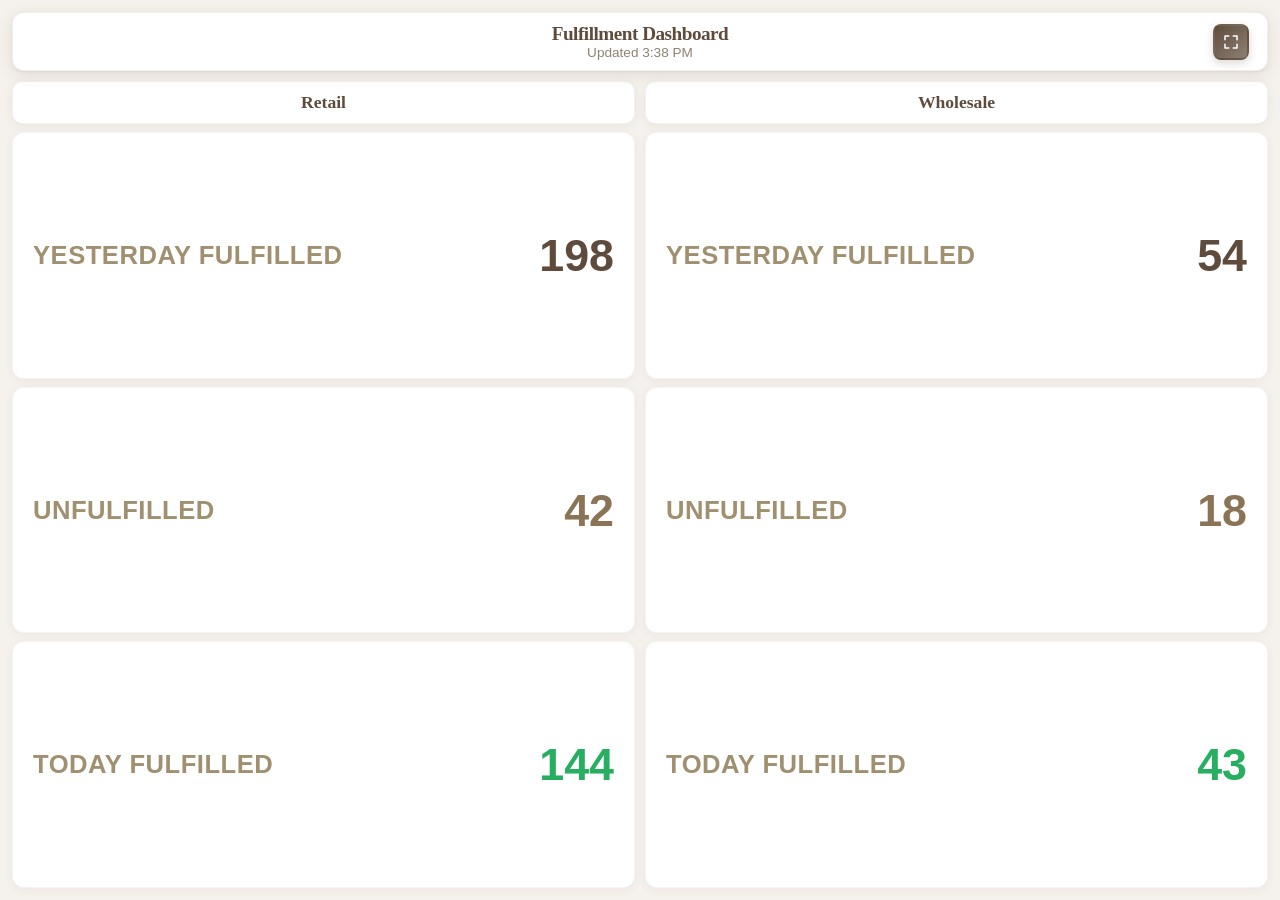
<file: html/fulfillment-dashboard.html>
<!DOCTYPE html>
<html lang="en">
<head>
<meta charset="UTF-8">
<meta name="viewport" content="width=device-width, initial-scale=1.0">
<title>Fulfillment Dashboard - RCO</title>
<link rel="stylesheet" href="../css/main.css">
<style>
* { box-sizing: border-box; margin: 0; padding: 0; }
body { background: #f5f1ec; font-family: 'Inter', sans-serif; overflow: hidden; height: 100vh; }

.fd-container {
  height: 100vh; display: flex; flex-direction: column;
  padding: 20px; gap: 16px;
}

.fd-header {
  display: flex; justify-content: center; align-items: center; position: relative;
  background: white; padding: 14px 20px; border-radius: 12px;
  box-shadow: 0 4px 16px rgba(95,75,60,0.12), 0 1px 3px rgba(95,75,60,0.08);
  border: 1px solid rgba(141,129,115,0.12); flex-shrink: 0;
}
.fd-header h1 {
  font-family: "Noto Serif", Georgia, serif;
  font-size: 1.4em; color: #5f4b3c; margin: 0; text-align: center;
}
.fd-meta { font-size: 0.85em; color: #8d8173; text-align: center; }
.fd-header .fullscreen-btn { position: absolute; right: 18px; top: 50%; transform: translateY(-50%); }

.fd-content {
  flex: 1; display: grid; grid-template-columns: 1fr 1fr;
  gap: 16px; min-height: 0;
}

.fd-col {
  display: flex; flex-direction: column; gap: 12px; min-height: 0;
}

.fd-col-title {
  font-family: "Noto Serif", Georgia, serif;
  font-size: 1.1em; font-weight: 700; color: #5f4b3c;
  text-align: center; padding: 10px; background: white; border-radius: 10px;
  box-shadow: 0 2px 8px rgba(95,75,60,0.08); border: 1px solid rgba(141,129,115,0.1);
  flex-shrink: 0;
}

.fd-stats {
  display: flex; flex-direction: column; gap: 12px; flex: 1; min-height: 0;
}

.fd-stat {
  background: white; border-radius: 12px; padding: 20px 28px; flex: 1;
  display: flex; justify-content: space-between; align-items: center;
  box-shadow: 0 2px 8px rgba(95,75,60,0.06); border: 1px solid rgba(141,129,115,0.08);
}
.fd-stat-value { font-size: 3.5vw; font-weight: 700; color: #5f4b3c; }
.fd-stat-label { font-size: 2vw; color: #a0906f; text-transform: uppercase; letter-spacing: 0.5px; font-weight: 600; }
.fd-stat.fd-stat-unfulfilled .fd-stat-value { color: #8b7355; }
.fd-stat.fd-stat-fulfilled .fd-stat-value { color: #27ae60; }

/* Dark mode */
body.dark { background: #1a1614; }
body.dark .fd-header { background: #2a2420; border-color: rgba(255,255,255,0.06); box-shadow: 0 4px 16px rgba(0,0,0,0.3); }
body.dark .fd-header h1 { color: #e0dcd5; }
body.dark .fd-meta { color: #8d8173; }
body.dark .fd-col-title { background: #2a2420; color: #e0dcd5; border-color: rgba(255,255,255,0.06); box-shadow: 0 2px 8px rgba(0,0,0,0.2); }
body.dark .fd-stat { background: #2a2420; border-color: rgba(255,255,255,0.06); box-shadow: 0 2px 8px rgba(0,0,0,0.2); }
body.dark .fd-stat-value { color: #e0dcd5; }
body.dark .fd-stat-label { color: #8d8173; }
body.dark .fd-stat.fd-stat-unfulfilled .fd-stat-value { color: #c4a97d; }
body.dark .fd-stat.fd-stat-fulfilled .fd-stat-value { color: #2ecc71; }

/* Responsive height */
@media (max-height: 900px) {
  .fd-container { padding: 12px; gap: 10px; }
  .fd-header { padding: 10px 16px; }
  .fd-header h1 { font-size: 1.2em; }
  .fd-content { gap: 10px; }
  .fd-col { gap: 8px; }
  .fd-stats { gap: 8px; }
  .fd-stat { padding: 14px 20px; }
}
@media (max-height: 700px) {
  .fd-container { padding: 8px; gap: 6px; }
  .fd-header { padding: 6px 12px; }
  .fd-header h1 { font-size: 1em; }
  .fd-content { gap: 6px; }
  .fd-col { gap: 6px; }
  .fd-stats { gap: 6px; }
  .fd-stat { padding: 10px 14px; border-radius: 8px; }
  .fd-col-title { padding: 6px; font-size: 0.95em; }
}

/* Responsive width */
@media (max-width: 768px) {
  .fd-content { grid-template-columns: 1fr; overflow-y: auto; }
  .fd-stat-value { font-size: 8vw; }
  .fd-stat-label { font-size: 3vw; }
  body { overflow: auto; }
}

body.tv-view-active .fd-container { padding: 16px; max-width: none; }
</style>
</head>
<body class="page-fulfillment-dashboard">

<div class="fd-container">
  <div class="fd-header">
    <div style="text-align:center;">
      <h1>Fulfillment Dashboard</h1>
      <div class="fd-meta" id="lastUpdated">Loading...</div>
    </div>
    <button class="fullscreen-btn" id="fullscreenBtn" title="Fullscreen" aria-label="Fullscreen">
      <svg viewBox="0 0 24 24" fill="none" aria-hidden="true">
        <path d="M9 4H4v5" stroke="#fff" stroke-width="2" stroke-linecap="round" stroke-linejoin="round"/>
        <path d="M15 4h5v5" stroke="#fff" stroke-width="2" stroke-linecap="round" stroke-linejoin="round"/>
        <path d="M9 20H4v-5" stroke="#fff" stroke-width="2" stroke-linecap="round" stroke-linejoin="round"/>
        <path d="M15 20h5v-5" stroke="#fff" stroke-width="2" stroke-linecap="round" stroke-linejoin="round"/>
      </svg>
    </button>
  </div>

  <div class="fd-content">
    <div class="fd-col">
      <div class="fd-col-title">Retail</div>
      <div class="fd-stats">
        <div class="fd-stat">
          <div class="fd-stat-label">Yesterday Fulfilled</div>
          <div class="fd-stat-value" id="rYesterday">--</div>
        </div>
        <div class="fd-stat fd-stat-unfulfilled">
          <div class="fd-stat-label">Unfulfilled</div>
          <div class="fd-stat-value" id="rUnfulfilled">--</div>
        </div>
        <div class="fd-stat fd-stat-fulfilled">
          <div class="fd-stat-label">Today Fulfilled</div>
          <div class="fd-stat-value" id="rToday">--</div>
        </div>
      </div>
    </div>

    <div class="fd-col">
      <div class="fd-col-title">Wholesale</div>
      <div class="fd-stats">
        <div class="fd-stat">
          <div class="fd-stat-label">Yesterday Fulfilled</div>
          <div class="fd-stat-value" id="wYesterday">--</div>
        </div>
        <div class="fd-stat fd-stat-unfulfilled">
          <div class="fd-stat-label">Unfulfilled</div>
          <div class="fd-stat-value" id="wUnfulfilled">--</div>
        </div>
        <div class="fd-stat fd-stat-fulfilled">
          <div class="fd-stat-label">Today Fulfilled</div>
          <div class="fd-stat-value" id="wToday">--</div>
        </div>
      </div>
    </div>
  </div>
</div>

<script>
// Demo mode: static sample data
async function loadDashboard() {
  try {
    const data = {
      retail: { yesterdayFulfilled: 198, unfulfilled: 42, todayFulfilled: 144 },
      wholesale: { yesterdayFulfilled: 54, unfulfilled: 18, todayFulfilled: 43 }
    };
    const r = data.retail || {};
    const w = data.wholesale || {};

    document.getElementById('rYesterday').textContent = (r.yesterdayFulfilled || 0).toLocaleString();
    document.getElementById('rUnfulfilled').textContent = (r.unfulfilled || 0).toLocaleString();
    document.getElementById('rToday').textContent = (r.todayFulfilled || 0).toLocaleString();

    document.getElementById('wYesterday').textContent = (w.yesterdayFulfilled || 0).toLocaleString();
    document.getElementById('wUnfulfilled').textContent = (w.unfulfilled || 0).toLocaleString();
    document.getElementById('wToday').textContent = (w.todayFulfilled || 0).toLocaleString();

    const now = new Date();
    document.getElementById('lastUpdated').textContent =
      `Updated ${now.toLocaleTimeString('en-US', { hour: 'numeric', minute: '2-digit' })}`;
  } catch (e) {
    console.error('Failed to load fulfillment dashboard:', e);
    document.getElementById('lastUpdated').textContent = 'Error loading data';
  }
}

loadDashboard();
setInterval(loadDashboard, 10 * 60 * 1000);

document.getElementById('fullscreenBtn')?.addEventListener('click', () => {
  if (!document.fullscreenElement) document.documentElement.requestFullscreen();
  else document.exitFullscreen();
});

window.addEventListener('message', (e) => {
  if (e.data?.type === 'RCO_THEME') document.body.classList.toggle('dark', e.data.theme === 'dark');
});
window.addEventListener('message', (e) => {
  if (e.data?.type === 'TV_VIEW_STATE') document.body.classList.toggle('tv-view-active', e.data.active);
});
</script>
</body>
</html>
</file>
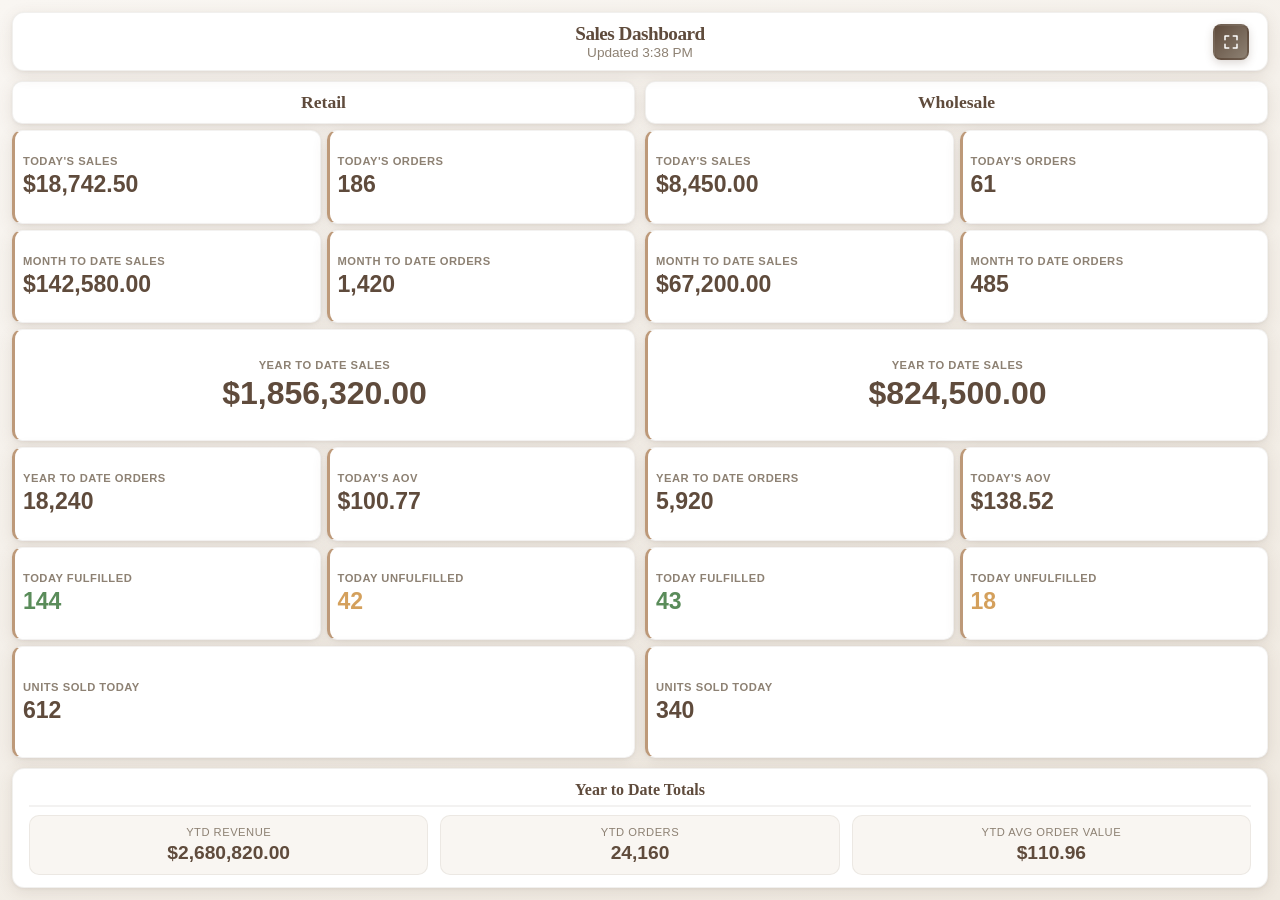
<file: html/sales.html>
<!DOCTYPE html>
<html lang="en">
<head>
<meta charset="UTF-8">
<meta name="viewport" content="width=device-width, initial-scale=1.0">
<title>Sales - RCO</title>
<link rel="stylesheet" href="../css/main.css">
</head>
<body class="page-sales">
<div class="sales-container">
  <div class="sales-header">
    <h1>Sales Dashboard</h1>
    <div class="sales-meta" id="lastUpdated">Loading...</div>
    <button class="fullscreen-btn" id="fullscreenBtn" title="Fullscreen" aria-label="Fullscreen">
      <svg viewBox="0 0 24 24" fill="none"><path d="M9 4H4v5" stroke="#fff" stroke-width="2" stroke-linecap="round" stroke-linejoin="round"/><path d="M15 4h5v5" stroke="#fff" stroke-width="2" stroke-linecap="round" stroke-linejoin="round"/><path d="M9 20H4v-5" stroke="#fff" stroke-width="2" stroke-linecap="round" stroke-linejoin="round"/><path d="M15 20h5v-5" stroke="#fff" stroke-width="2" stroke-linecap="round" stroke-linejoin="round"/></svg>
    </button>
  </div>

  <div class="sales-content">
    <!-- Retail -->
    <div class="sales-column">
      <div class="sales-col-title">Retail</div>

      <div class="sales-row">
        <div class="sales-card"><div class="sales-label">Today's Sales</div><div class="sales-value" id="rTodaySales">--</div></div>
        <div class="sales-card"><div class="sales-label">Today's Orders</div><div class="sales-value" id="rTodayOrders">--</div></div>
      </div>

      <div class="sales-row">
        <div class="sales-card"><div class="sales-label">Month to Date Sales</div><div class="sales-value" id="rMtdSales">--</div></div>
        <div class="sales-card"><div class="sales-label">Month to Date Orders</div><div class="sales-value" id="rMtdOrders">--</div></div>
      </div>

      <div class="sales-card sales-ytd-card">
        <div class="sales-label">Year to Date Sales</div>
        <div class="sales-value sales-value-lg" id="rYtdSales">--</div>
      </div>

      <div class="sales-row">
        <div class="sales-card"><div class="sales-label">Year to Date Orders</div><div class="sales-value" id="rYtdOrders">--</div></div>
        <div class="sales-card"><div class="sales-label">Today's AOV</div><div class="sales-value" id="rAOV">--</div></div>
      </div>

      <div class="sales-row">
        <div class="sales-card"><div class="sales-label">Today Fulfilled</div><div class="sales-value sales-good" id="rFulfilled">--</div></div>
        <div class="sales-card"><div class="sales-label">Today Unfulfilled</div><div class="sales-value sales-warn" id="rUnfulfilled">--</div></div>
      </div>

      <div class="sales-card">
        <div class="sales-label">Units Sold Today</div>
        <div class="sales-value" id="rUnits">--</div>
      </div>
    </div>

    <!-- Wholesale -->
    <div class="sales-column sales-column-disabled" id="wholesaleCol">
      <div class="sales-col-title">Wholesale</div>

      <div class="sales-row">
        <div class="sales-card"><div class="sales-label">Today's Sales</div><div class="sales-value" id="wTodaySales">--</div></div>
        <div class="sales-card"><div class="sales-label">Today's Orders</div><div class="sales-value" id="wTodayOrders">--</div></div>
      </div>

      <div class="sales-row">
        <div class="sales-card"><div class="sales-label">Month to Date Sales</div><div class="sales-value" id="wMtdSales">--</div></div>
        <div class="sales-card"><div class="sales-label">Month to Date Orders</div><div class="sales-value" id="wMtdOrders">--</div></div>
      </div>

      <div class="sales-card sales-ytd-card">
        <div class="sales-label">Year to Date Sales</div>
        <div class="sales-value sales-value-lg" id="wYtdSales">--</div>
      </div>

      <div class="sales-row">
        <div class="sales-card"><div class="sales-label">Year to Date Orders</div><div class="sales-value" id="wYtdOrders">--</div></div>
        <div class="sales-card"><div class="sales-label">Today's AOV</div><div class="sales-value" id="wAOV">--</div></div>
      </div>

      <div class="sales-row">
        <div class="sales-card"><div class="sales-label">Today Fulfilled</div><div class="sales-value sales-good" id="wFulfilled">--</div></div>
        <div class="sales-card"><div class="sales-label">Today Unfulfilled</div><div class="sales-value sales-warn" id="wUnfulfilled">--</div></div>
      </div>

      <div class="sales-card">
        <div class="sales-label">Units Sold Today</div>
        <div class="sales-value" id="wUnits">--</div>
      </div>
    </div>

    <!-- YTD Totals — inside content grid, full width -->
    <div class="sales-alltime">
    <div class="sales-alltime-title">Year to Date Totals</div>
    <div class="sales-alltime-row">
      <div class="sales-alltime-box">
        <div class="sales-alltime-sub">YTD Revenue</div>
        <div class="sales-alltime-val" id="atCombinedRev">--</div>
      </div>
      <div class="sales-alltime-box">
        <div class="sales-alltime-sub">YTD Orders</div>
        <div class="sales-alltime-val" id="atCombinedOrders">--</div>
      </div>
      <div class="sales-alltime-box">
        <div class="sales-alltime-sub">YTD Avg Order Value</div>
        <div class="sales-alltime-val" id="atCombinedAOV">--</div>
      </div>
    </div>
  </div>
</div>
</div>

<script>
// Demo mode: static sample data
const fmt = (n) => '$' + (n||0).toLocaleString(undefined,{minimumFractionDigits:2,maximumFractionDigits:2});
const fmtN = (n) => (n||0).toLocaleString();

async function loadSales() {
  try {
    const sales = {
      retail: { todaySales: 18742.50, todayOrders: 186, mtdSales: 142580.00, mtdOrders: 1420, ytdSales: 1856320.00, ytdOrders: 18240 },
      wholesale: { todaySales: 8450.00, todayOrders: 61, mtdSales: 67200.00, mtdOrders: 485, ytdSales: 824500.00, ytdOrders: 5920 }
    };
    const metrics = {
      retail: { sales: 18742.50, totalOrders: 186, aov: 100.77, fulfilled: 144, unfulfilled: 42, unitsSold: 612 },
      wholesale: { sales: 8450.00, totalOrders: 61, aov: 138.52, fulfilled: 43, unfulfilled: 18, unitsSold: 340 }
    };

    const r = sales.retail || {};
    const rm = metrics.retail || {};

    document.getElementById('rTodaySales').textContent = fmt(rm.sales || r.todaySales);
    document.getElementById('rTodayOrders').textContent = fmtN(rm.totalOrders || r.todayOrders);
    document.getElementById('rMtdSales').textContent = fmt(r.mtdSales);
    document.getElementById('rMtdOrders').textContent = fmtN(r.mtdOrders);
    document.getElementById('rYtdSales').textContent = fmt(r.ytdSales);
    document.getElementById('rYtdOrders').textContent = fmtN(r.ytdOrders);
    document.getElementById('rAOV').textContent = fmt(rm.aov);
    document.getElementById('rFulfilled').textContent = fmtN(rm.fulfilled);
    document.getElementById('rUnfulfilled').textContent = fmtN(rm.unfulfilled);
    document.getElementById('rUnits').textContent = fmtN(rm.unitsSold);

    // Wholesale
    const w = sales.wholesale || {};
    const wm = metrics.wholesale || {};
    if (w.todayOrders !== undefined || wm.totalOrders !== undefined) {
      document.getElementById('wholesaleCol').classList.remove('sales-column-disabled');
      document.getElementById('wTodaySales').textContent = fmt(wm.sales || w.todaySales);
      document.getElementById('wTodayOrders').textContent = fmtN(wm.totalOrders || w.todayOrders);
      document.getElementById('wMtdSales').textContent = fmt(w.mtdSales);
      document.getElementById('wMtdOrders').textContent = fmtN(w.mtdOrders);
      document.getElementById('wYtdSales').textContent = fmt(w.ytdSales);
      document.getElementById('wYtdOrders').textContent = fmtN(w.ytdOrders);
      document.getElementById('wAOV').textContent = fmt(wm.aov);
      document.getElementById('wFulfilled').textContent = fmtN(wm.fulfilled);
      document.getElementById('wUnfulfilled').textContent = fmtN(wm.unfulfilled);
      document.getElementById('wUnits').textContent = fmtN(wm.unitsSold);
    }

    updateYTDTotals(sales);

    document.getElementById('lastUpdated').textContent =
      'Updated ' + new Date().toLocaleTimeString('en-US',{hour:'numeric',minute:'2-digit'});
  } catch(e) { console.error(e); }
}

function updateYTDTotals(sales) {
  const r = sales.retail || {};
  const w = sales.wholesale || {};
  const ytdRev = (r.ytdSales || 0) + (w.ytdSales || 0);
  const ytdOrders = (r.ytdOrders || 0) + (w.ytdOrders || 0);
  const ytdAOV = ytdOrders > 0 ? ytdRev / ytdOrders : 0;
  document.getElementById('atCombinedRev').textContent = fmt(ytdRev);
  document.getElementById('atCombinedOrders').textContent = fmtN(ytdOrders);
  document.getElementById('atCombinedAOV').textContent = fmt(ytdAOV);
}

loadSales();
setInterval(loadSales, 10*60*1000);

document.getElementById('fullscreenBtn')?.addEventListener('click', () => {
  if (!document.fullscreenElement) document.documentElement.requestFullscreen();
  else document.exitFullscreen();
});
window.addEventListener('message', e => { if (e.data?.type === 'RCO_THEME') document.body.classList.toggle('dark', e.data.theme === 'dark'); });
window.addEventListener('message', e => { if (e.data?.type === 'TV_VIEW_STATE') document.body.classList.toggle('tv-view-active', e.data.active); });
window.addEventListener('message', e => {
  if (e.data?.type === 'RCO_REVENUE_ACCESS' && !e.data.canSeeRevenue) {
    document.querySelectorAll('#rTodaySales, #rMtdSales, #rYtdSales, #rAOV, #wTodaySales, #wMtdSales, #wYtdSales, #wAOV, #atCombinedRev, #atCombinedAOV').forEach(el => {
      el.textContent = 'Restricted';
      el.style.fontSize = '0.7em';
      el.style.color = '#8d8173';
    });
  }
});
</script>
</body>
</html>
</file>
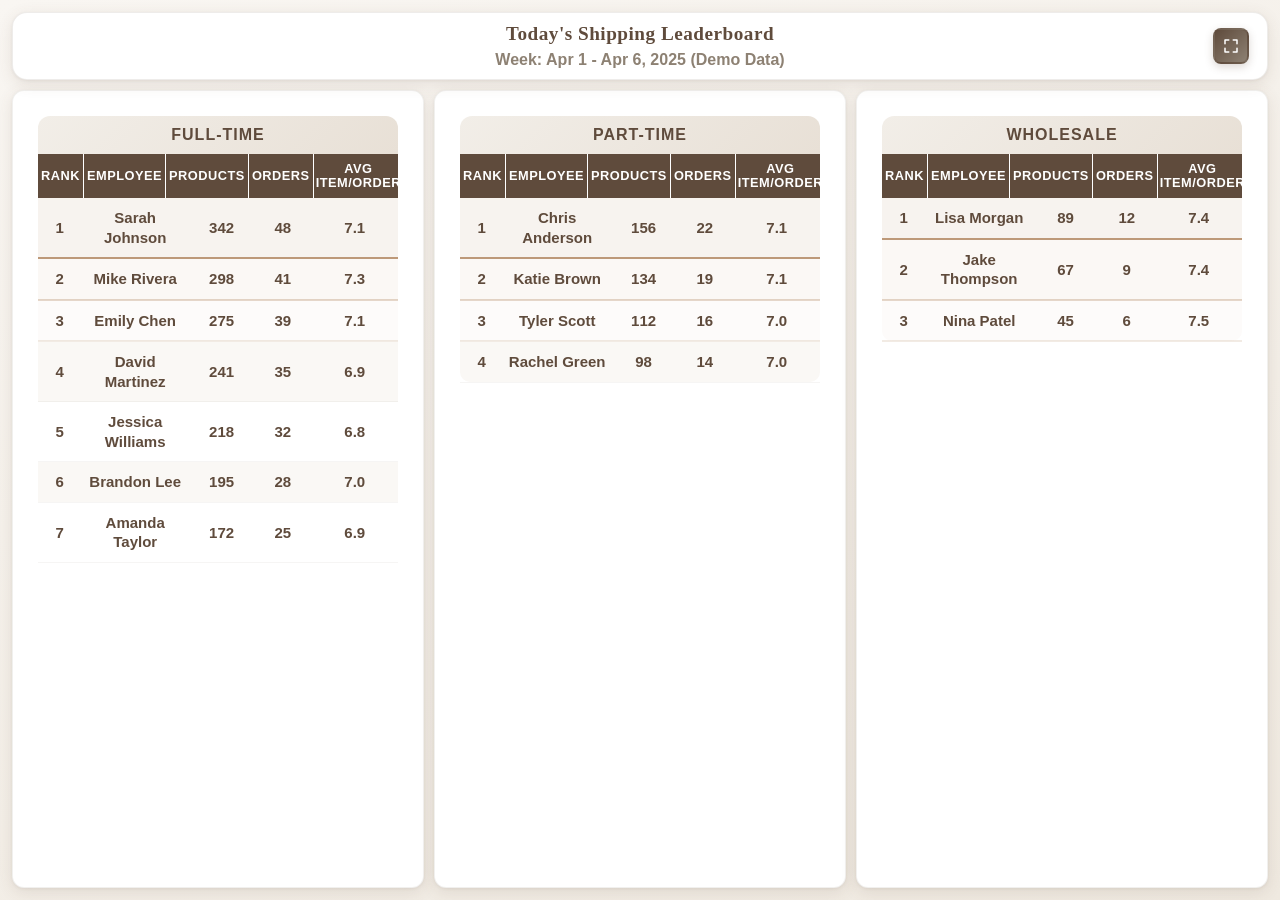
<file: html/shipping.html>
<!doctype html>
<html lang="en">
<head>
  <meta charset="utf-8" />
  <meta name="viewport" content="width=device-width,initial-scale=1" />
  <title>Daily ShipStation Leaderboard</title>
  <link rel="stylesheet" href="../css/main.css">
</head>
<body class="page-shipping">
  <div class="wrap">
    <div class="header" role="banner">

  <div class="header-center">
    <div class="title">Today's Shipping Leaderboard</div>
    <div id="weekRange" class="meta">Week: loading...</div>
  </div>

  <button class="fullscreen-btn" id="fullscreenBtn" title="Fullscreen" aria-label="Fullscreen">
    <svg viewBox="0 0 24 24" fill="none" aria-hidden="true">
      <path d="M9 4H4v5" stroke="#fff" stroke-width="2" stroke-linecap="round" stroke-linejoin="round"/>
      <path d="M15 4h5v5" stroke="#fff" stroke-width="2" stroke-linecap="round" stroke-linejoin="round"/>
      <path d="M9 20H4v-5" stroke="#fff" stroke-width="2" stroke-linecap="round" stroke-linejoin="round"/>
      <path d="M15 20h5v-5" stroke="#fff" stroke-width="2" stroke-linecap="round" stroke-linejoin="round"/>
    </svg>
  </button>

</div>

    <div id="boards" class="boards" aria-live="polite">
      <div class="notice">Loading data...</div>
    </div>
  </div>

  <div id="debug" style="display:none"></div>

<script>
(async function(){
  // Demo mode: static sample data (Google Sheets CSV removed)
  const demoData = {
    'Full-time': [
      {rank:'1',employee:'Sarah Johnson',products:'342',orders:'48',avg:'7.1'},
      {rank:'2',employee:'Mike Rivera',products:'298',orders:'41',avg:'7.3'},
      {rank:'3',employee:'Emily Chen',products:'275',orders:'39',avg:'7.1'},
      {rank:'4',employee:'David Martinez',products:'241',orders:'35',avg:'6.9'},
      {rank:'5',employee:'Jessica Williams',products:'218',orders:'32',avg:'6.8'},
      {rank:'6',employee:'Brandon Lee',products:'195',orders:'28',avg:'7.0'},
      {rank:'7',employee:'Amanda Taylor',products:'172',orders:'25',avg:'6.9'},
    ],
    'Part-Time': [
      {rank:'1',employee:'Chris Anderson',products:'156',orders:'22',avg:'7.1'},
      {rank:'2',employee:'Katie Brown',products:'134',orders:'19',avg:'7.1'},
      {rank:'3',employee:'Tyler Scott',products:'112',orders:'16',avg:'7.0'},
      {rank:'4',employee:'Rachel Green',products:'98',orders:'14',avg:'7.0'},
    ],
    'Wholesale': [
      {rank:'1',employee:'Lisa Morgan',products:'89',orders:'12',avg:'7.4'},
      {rank:'2',employee:'Jake Thompson',products:'67',orders:'9',avg:'7.4'},
      {rank:'3',employee:'Nina Patel',products:'45',orders:'6',avg:'7.5'},
    ]
  };

window.addEventListener('message', (event) => {
  if (event.data?.type === 'TV_VIEW_STATE') {
    document.body.classList.toggle('tv-view-active', event.data.active);
  }
});

  function nice(x){
    if(!x) return '';
    const n = Number(x.toString().replace(/[,]/g,''));
    return Number.isFinite(n) ? n.toLocaleString() : x;
  }

  function buildCard(title,color,rows){
    const head = `<div class="card-head">${title.toUpperCase()}</div>`;

    const validRows = rows.filter(r => {
      const hasEmployee = r.employee && r.employee.trim() !== '';
      const hasOrders = r.orders && r.orders !== '0' && r.orders.trim() !== '';
      const hasProducts = r.products && r.products !== '0' && r.products.trim() !== '';
      return hasEmployee && (hasOrders || hasProducts);
    });

    if(!validRows || validRows.length === 0) {
      return `<div class="card" style="display:none;" data-category="${title}"></div>`;
    }

    const rowsHtml = validRows.map((r,idx)=>{
      const cls = idx===0? 'medal-gold' : idx===1? 'medal-silver' : idx===2? 'medal-bronze' : '';
      const displayRank = (idx + 1).toString();
      const fullName = (r.employee || '').trim();
      let employeeName = fullName;
      if(fullName.length > 15) {
        const nameParts = fullName.split(/\s+/);
        if(nameParts.length >= 2) {
          const firstName = nameParts.slice(0, -1).join(' ');
          const lastName = nameParts[nameParts.length - 1];
          employeeName = `${firstName}<br>${lastName}`;
        }
      }
      return `<tr class="${cls}"><td class="col-rank">${displayRank}</td><td class="col-employee">${employeeName}</td><td class="col-prod">${nice(r.products)}</td><td class="col-orders">${nice(r.orders)}</td><td class="col-avg">${r.avg||''}</td></tr>`;
    }).join('');

    return `
      <div class="card" data-category="${title}">
        ${head}
        <div class="card-body">
          <div class="table-container">
            <table class="header-table">
              <thead>
                <tr>
                  <th class="col-rank">Rank</th>
                  <th class="col-employee">Employee</th>
                  <th class="col-prod">Products</th>
                  <th class="col-orders">Orders</th>
                  <th class="col-avg">Avg<br>Item/Order</th>
                </tr>
              </thead>
            </table>
            <div class="scroll-wrapper">
              <div class="scroll-content">
                <table class="body-table">
                  <tbody>${rowsHtml}</tbody>
                </table>
              </div>
            </div>
          </div>
        </div>
      </div>`;
  }

  try{
    // Demo mode: use static data
    document.getElementById('weekRange').textContent = 'Week: Apr 1 - Apr 6, 2025 (Demo Data)';

    const cats = ['Full-time','Part-Time','Wholesale'];
    const cols = {'Full-time':'var(--tan-light)','Part-Time':'var(--tan-light)','Wholesale':'var(--tan-light)'};
    const boards = document.getElementById('boards');
    boards.innerHTML = '';

    for(let i=0;i<3;i++){
      const rows = demoData[cats[i]] || [];
      boards.insertAdjacentHTML('beforeend', buildCard(cats[i], cols[cats[i]], rows));
    }

    const visibleCards = boards.querySelectorAll('.card:not([style*="display:none"])');
    log(`Visible cards: ${visibleCards.length}`);
    if(visibleCards.length === 2) {
      boards.style.gridTemplateColumns = 'repeat(2, 1fr)';
    } else if(visibleCards.length === 1) {
      boards.style.gridTemplateColumns = '1fr';
      visibleCards[0].style.maxWidth = '800px';
      visibleCards[0].style.margin = '0 auto';
    }

    function startAutoScrollWhenReady() {
  let startedAny = false;

  document.querySelectorAll('.scroll-wrapper').forEach(wrapper => {
    if (wrapper.dataset.started) return;

    const scrollContent = wrapper.querySelector('.scroll-content');
    if (!scrollContent) return;

    const wrapperHeight = wrapper.getBoundingClientRect().height;
    const contentHeight = scrollContent.getBoundingClientRect().height;

    if (wrapperHeight === 0 || contentHeight === 0) return;
    if (contentHeight <= wrapperHeight) return;

    wrapper.dataset.started = 'true';
    startedAny = true;

    let position = 0;
    let direction = 1;
    const scrollSpeed = 30;
    const maxScroll = contentHeight - wrapperHeight;
    const pauseDuration = 2500;
    let lastTime = performance.now();
    let isPaused = false;
    let pauseStartTime = 0;

    function animate(currentTime) {
      if (isPaused) {
        if (currentTime - pauseStartTime >= pauseDuration) {
          isPaused = false;
          lastTime = currentTime;
        } else {
          requestAnimationFrame(animate);
          return;
        }
      }

      const deltaTime = (currentTime - lastTime) / 1000;
      lastTime = currentTime;

      position += scrollSpeed * deltaTime * direction;

      if (direction === 1 && position >= maxScroll) {
        position = maxScroll;
        direction = -1;
        isPaused = true;
        pauseStartTime = currentTime;
      } else if (direction === -1 && position <= 0) {
        position = 0;
        direction = 1;
        isPaused = true;
        pauseStartTime = currentTime;
      }

      scrollContent.style.transform = `translateY(-${position}px)`;
      requestAnimationFrame(animate);
    }

    requestAnimationFrame(animate);
  });

  if (!startedAny) {
    requestAnimationFrame(startAutoScrollWhenReady);
  }
}

    requestAnimationFrame(startAutoScrollWhenReady);

  } catch(err){
    log(`ERROR: ${err.message}`, true);
    console.error(err);
    document.getElementById('boards').innerHTML = `<div class="notice">Error loading data: ${err.message}</div>`;
  }
})();

const fullscreenBtn = document.getElementById('fullscreenBtn');

fullscreenBtn.addEventListener('click', () => {
  if (!document.fullscreenElement) {
    document.documentElement.requestFullscreen();
  } else {
    document.exitFullscreen();
  }
});

document.addEventListener('fullscreenchange', () => {
  if (document.fullscreenElement) {
    fullscreenBtn.classList.add('exit');
  } else {
    fullscreenBtn.classList.remove('exit');
  }
});

</script>
  <script>
window.addEventListener('message', (event) => {
  if (event.data?.type === 'RCO_THEME') {
    document.body.classList.toggle('dark', event.data.theme === 'dark');
  }
});
</script>
</body>
</html>
</file>
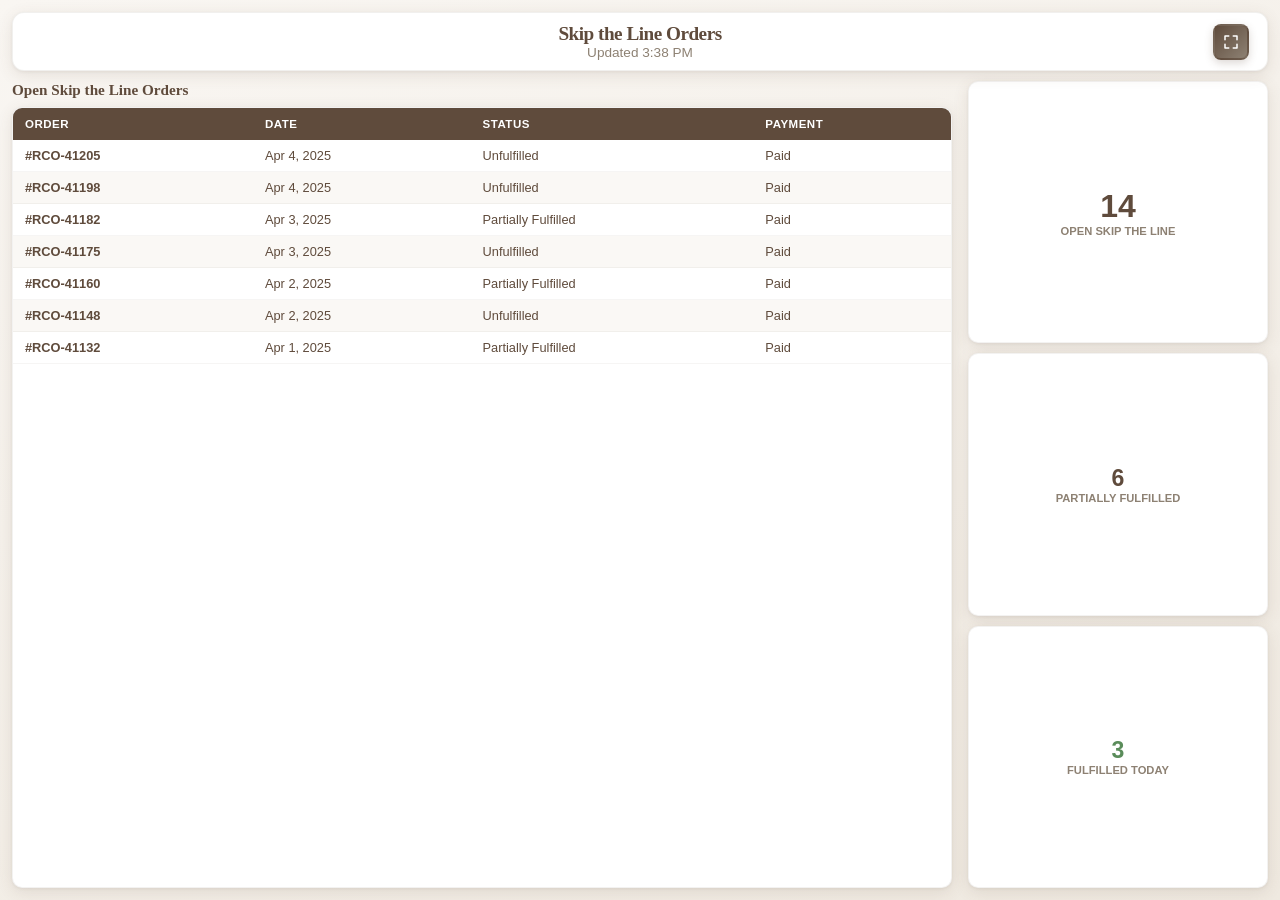
<file: html/skip-the-line.html>
<!DOCTYPE html>
<html lang="en">
<head>
<meta charset="UTF-8">
<meta name="viewport" content="width=device-width, initial-scale=1.0">
<title>Skip the Line - RCO</title>
<link rel="stylesheet" href="../css/main.css">
</head>
<body class="page-skip-line">
<div class="stl-container">
  <div class="stl-header">
    <h1>Skip the Line Orders</h1>
    <div class="stl-meta" id="lastUpdated">Loading...</div>
    <button class="fullscreen-btn" id="fullscreenBtn" title="Fullscreen" aria-label="Fullscreen">
      <svg viewBox="0 0 24 24" fill="none"><path d="M9 4H4v5" stroke="#fff" stroke-width="2" stroke-linecap="round" stroke-linejoin="round"/><path d="M15 4h5v5" stroke="#fff" stroke-width="2" stroke-linecap="round" stroke-linejoin="round"/><path d="M9 20H4v-5" stroke="#fff" stroke-width="2" stroke-linecap="round" stroke-linejoin="round"/><path d="M15 20h5v-5" stroke="#fff" stroke-width="2" stroke-linecap="round" stroke-linejoin="round"/></svg>
    </button>
  </div>

  <div class="stl-content">
    <div class="stl-orders-panel">
      <div class="stl-panel-title">Open Skip the Line Orders</div>
      <div class="stl-table-wrap">
        <table class="stl-table">
          <thead><tr><th>Order</th><th>Date</th><th>Status</th><th>Payment</th></tr></thead>
          <tbody id="ordersList"></tbody>
        </table>
      </div>
    </div>

    <div class="stl-stats-panel">
      <div class="stl-stat-card stl-stat-big">
        <div class="stl-stat-value" id="totalOpen">--</div>
        <div class="stl-stat-label">Open Skip the Line</div>
      </div>
      <div class="stl-stat-card">
        <div class="stl-stat-value" id="partialCount">--</div>
        <div class="stl-stat-label">Partially Fulfilled</div>
      </div>
      <div class="stl-stat-card">
        <div class="stl-stat-value stl-stat-good" id="fulfilledToday">--</div>
        <div class="stl-stat-label">Fulfilled Today</div>
      </div>
    </div>
  </div>
</div>

<script>
// Demo mode: static sample data
async function load() {
  try {
    const d = {
      totalOpen: 14, partial: 6, fulfilledToday: 3,
      orders: [
        {name:'#RCO-41205',date:'Apr 4, 2025',fulfillment:'Unfulfilled',payment:'Paid'},
        {name:'#RCO-41198',date:'Apr 4, 2025',fulfillment:'Unfulfilled',payment:'Paid'},
        {name:'#RCO-41182',date:'Apr 3, 2025',fulfillment:'Partially Fulfilled',payment:'Paid'},
        {name:'#RCO-41175',date:'Apr 3, 2025',fulfillment:'Unfulfilled',payment:'Paid'},
        {name:'#RCO-41160',date:'Apr 2, 2025',fulfillment:'Partially Fulfilled',payment:'Paid'},
        {name:'#RCO-41148',date:'Apr 2, 2025',fulfillment:'Unfulfilled',payment:'Paid'},
        {name:'#RCO-41132',date:'Apr 1, 2025',fulfillment:'Partially Fulfilled',payment:'Paid'},
      ]
    };

    document.getElementById('totalOpen').textContent = (d.totalOpen || 0).toLocaleString();
    document.getElementById('partialCount').textContent = (d.partial || 0).toLocaleString();
    document.getElementById('fulfilledToday').textContent = (d.fulfilledToday || 0).toLocaleString();

    const tbody = document.getElementById('ordersList');
    const orders = d.orders || [];
    tbody.innerHTML = orders.map(o => `
      <tr>
        <td><strong>${o.name}</strong></td>
        <td>${o.date}</td>
        <td>${o.fulfillment || 'Unfulfilled'}</td>
        <td>${o.payment}</td>
      </tr>
    `).join('') || '<tr><td colspan="4" style="text-align:center;font-style:italic;">No open skip-the-line orders</td></tr>';

    document.getElementById('lastUpdated').textContent = 'Updated ' + new Date().toLocaleTimeString('en-US',{hour:'numeric',minute:'2-digit'});
  } catch(e) { console.error(e); }
}

load();
setInterval(load, 10*60*1000);

document.getElementById('fullscreenBtn')?.addEventListener('click', () => {
  if (!document.fullscreenElement) document.documentElement.requestFullscreen();
  else document.exitFullscreen();
});
window.addEventListener('message', e => { if (e.data?.type === 'RCO_THEME') document.body.classList.toggle('dark', e.data.theme === 'dark'); });
window.addEventListener('message', e => { if (e.data?.type === 'TV_VIEW_STATE') document.body.classList.toggle('tv-view-active', e.data.active); });
</script>
</body>
</html>
</file>
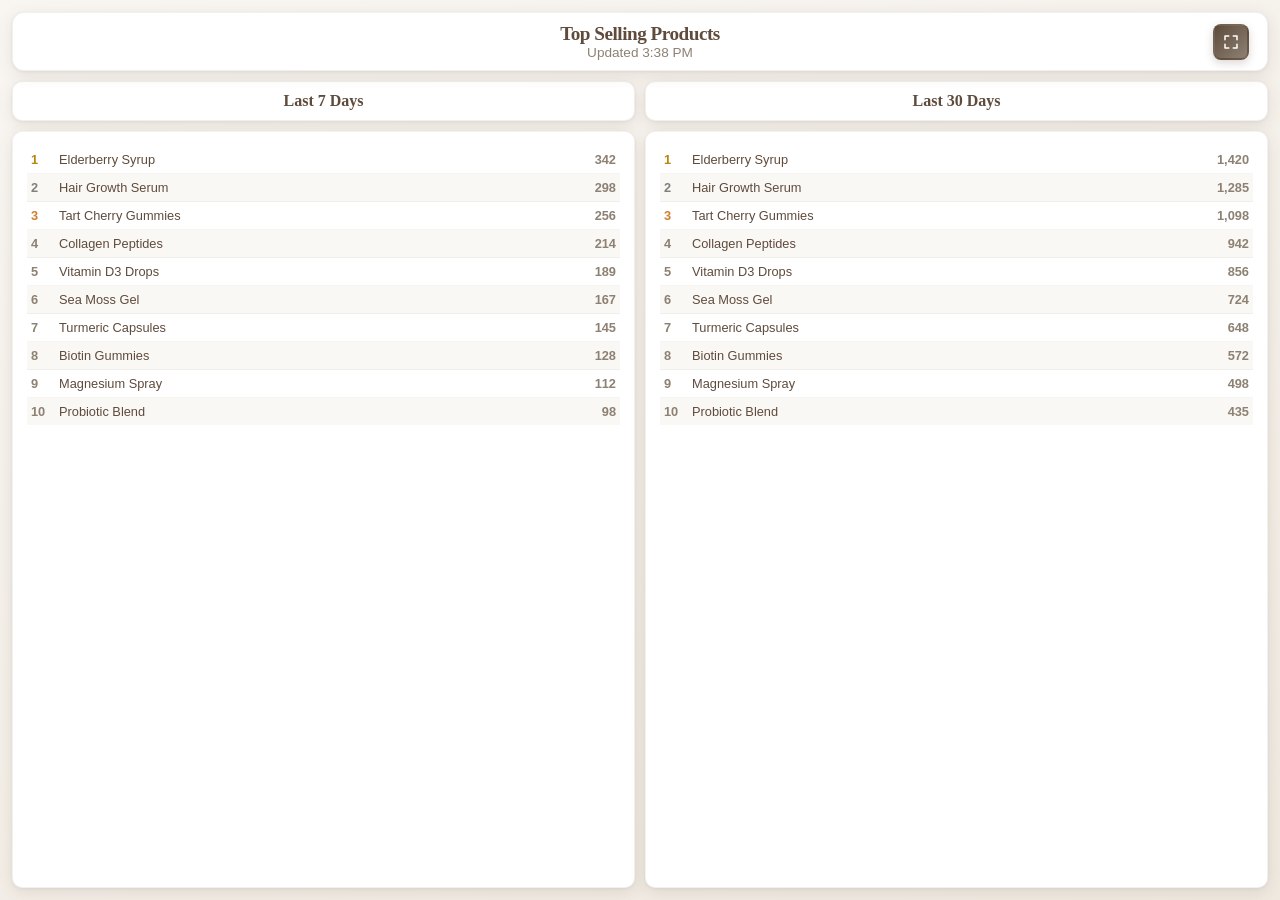
<file: html/top-products.html>
<!DOCTYPE html>
<html lang="en">
<head>
<meta charset="UTF-8">
<meta name="viewport" content="width=device-width, initial-scale=1.0">
<title>Top Products - RCO</title>
<link rel="stylesheet" href="../css/main.css">
</head>
<body class="page-top-products">
<div class="tp-container">
  <div class="tp-header">
    <h1>Top Selling Products</h1>
    <div class="tp-meta" id="lastUpdated">Loading...</div>
    <button class="fullscreen-btn" id="fullscreenBtn" title="Fullscreen" aria-label="Fullscreen">
      <svg viewBox="0 0 24 24" fill="none"><path d="M9 4H4v5" stroke="#fff" stroke-width="2" stroke-linecap="round" stroke-linejoin="round"/><path d="M15 4h5v5" stroke="#fff" stroke-width="2" stroke-linecap="round" stroke-linejoin="round"/><path d="M9 20H4v-5" stroke="#fff" stroke-width="2" stroke-linecap="round" stroke-linejoin="round"/><path d="M15 20h5v-5" stroke="#fff" stroke-width="2" stroke-linecap="round" stroke-linejoin="round"/></svg>
    </button>
  </div>

  <div class="tp-content">
    <div class="tp-column">
      <div class="tp-col-title">Last 7 Days</div>
      <div class="tp-list" id="list7"><div class="tp-empty">Loading...</div></div>
    </div>

    <div class="tp-column">
      <div class="tp-col-title">Last 30 Days</div>
      <div class="tp-list" id="list30"><div class="tp-empty">Loading...</div></div>
    </div>
  </div>
</div>

<script>
// Demo mode: static sample data
async function load() {
  try {
    const d = {
      last7Days: [
        {name:'Elderberry Syrup',qty:342},{name:'Hair Growth Serum',qty:298},{name:'Tart Cherry Gummies',qty:256},
        {name:'Collagen Peptides',qty:214},{name:'Vitamin D3 Drops',qty:189},{name:'Sea Moss Gel',qty:167},
        {name:'Turmeric Capsules',qty:145},{name:'Biotin Gummies',qty:128},{name:'Magnesium Spray',qty:112},{name:'Probiotic Blend',qty:98}
      ],
      last30Days: [
        {name:'Elderberry Syrup',qty:1420},{name:'Hair Growth Serum',qty:1285},{name:'Tart Cherry Gummies',qty:1098},
        {name:'Collagen Peptides',qty:942},{name:'Vitamin D3 Drops',qty:856},{name:'Sea Moss Gel',qty:724},
        {name:'Turmeric Capsules',qty:648},{name:'Biotin Gummies',qty:572},{name:'Magnesium Spray',qty:498},{name:'Probiotic Blend',qty:435}
      ]
    };
    ['7','30'].forEach(period => {
      const list = document.getElementById(`list${period}`);
      const products = d[`last${period}Days`] || [];
      if (products.length) {
        list.innerHTML = products.map((p,i) => `
          <div class="tp-row${i % 2 === 1 ? ' tp-even' : ''}">
            <span class="tp-rank">${i+1}</span>
            <span class="tp-name">${p.name}</span>
            <span class="tp-qty">${p.qty.toLocaleString()}</span>
          </div>
        `).join('');
      }
    });
    document.getElementById('lastUpdated').textContent = 'Updated ' + new Date().toLocaleTimeString('en-US',{hour:'numeric',minute:'2-digit'});
  } catch(e) { console.error(e); }
}
load();
setInterval(load, 10*60*1000);

document.getElementById('fullscreenBtn')?.addEventListener('click', () => { if (!document.fullscreenElement) document.documentElement.requestFullscreen(); else document.exitFullscreen(); });
window.addEventListener('message', e => { if (e.data?.type === 'RCO_THEME') document.body.classList.toggle('dark', e.data.theme === 'dark'); });
window.addEventListener('message', e => { if (e.data?.type === 'TV_VIEW_STATE') document.body.classList.toggle('tv-view-active', e.data.active); });
</script>
</body>
</html>
</file>
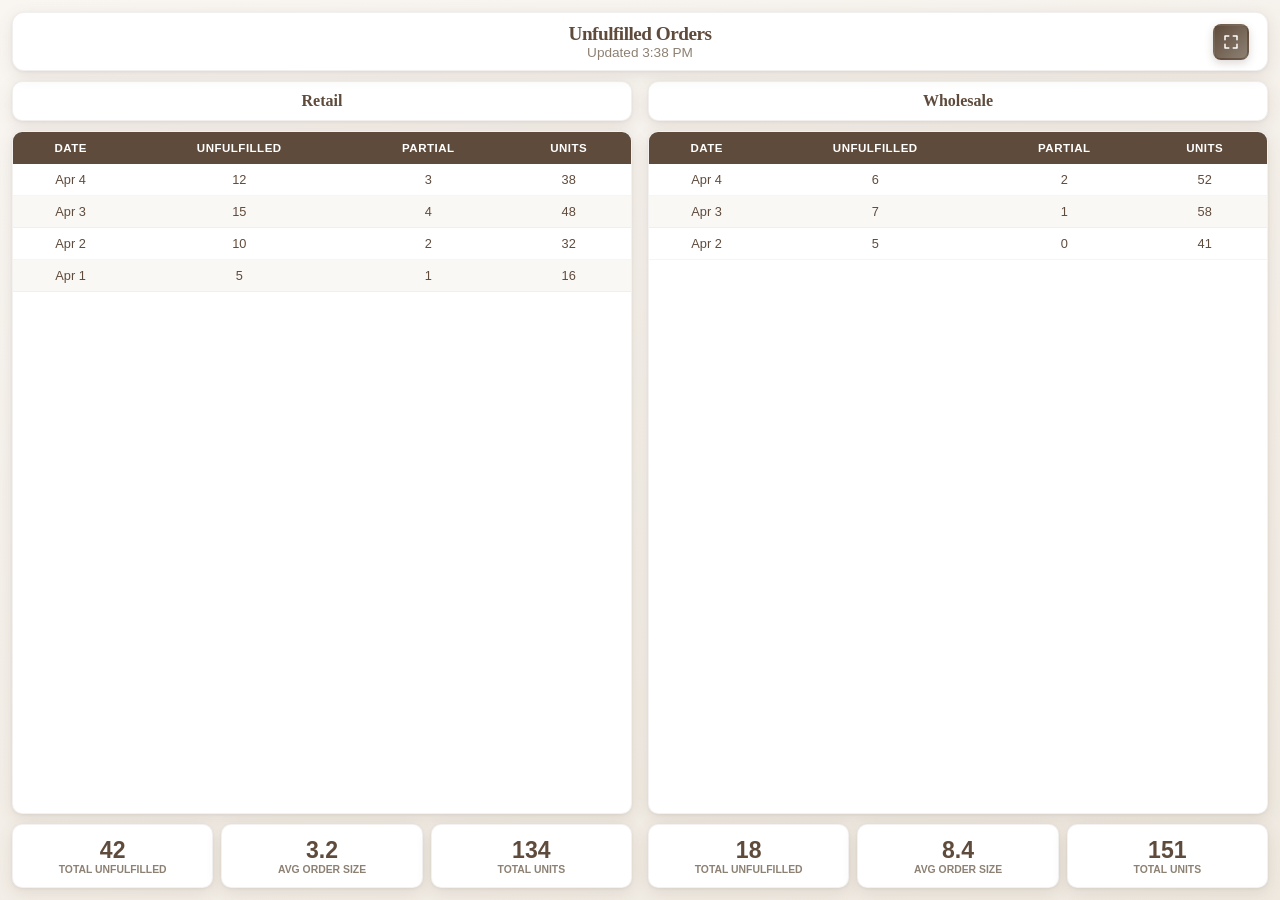
<file: html/unfulfilled.html>
<!DOCTYPE html>
<html lang="en">
<head>
<meta charset="UTF-8">
<meta name="viewport" content="width=device-width, initial-scale=1.0">
<title>Unfulfilled Orders - RCO</title>
<link rel="stylesheet" href="../css/main.css">
</head>
<body class="page-unfulfilled">
<div class="uf-container">
  <div class="uf-header">
    <h1>Unfulfilled Orders</h1>
    <div class="uf-meta" id="lastUpdated">Loading...</div>
    <button class="fullscreen-btn" id="fullscreenBtn" title="Fullscreen" aria-label="Fullscreen">
      <svg viewBox="0 0 24 24" fill="none"><path d="M9 4H4v5" stroke="#fff" stroke-width="2" stroke-linecap="round" stroke-linejoin="round"/><path d="M15 4h5v5" stroke="#fff" stroke-width="2" stroke-linecap="round" stroke-linejoin="round"/><path d="M9 20H4v-5" stroke="#fff" stroke-width="2" stroke-linecap="round" stroke-linejoin="round"/><path d="M15 20h5v-5" stroke="#fff" stroke-width="2" stroke-linecap="round" stroke-linejoin="round"/></svg>
    </button>
  </div>
  <div class="uf-content">
    <div class="uf-column">
      <div class="uf-col-title">Retail</div>
      <div class="uf-table-wrap">
        <table class="uf-table">
          <thead><tr><th>Date</th><th>Unfulfilled</th><th>Partial</th><th>Units</th></tr></thead>
          <tbody id="retailTable"></tbody>
        </table>
      </div>
      <div class="uf-summary">
        <div class="uf-summary-card"><div class="uf-summary-value" id="rTotalUF">--</div><div class="uf-summary-label">Total Unfulfilled</div></div>
        <div class="uf-summary-card"><div class="uf-summary-value" id="rAvgSize">--</div><div class="uf-summary-label">Avg Order Size</div></div>
        <div class="uf-summary-card"><div class="uf-summary-value" id="rTotalUnits">--</div><div class="uf-summary-label">Total Units</div></div>
      </div>
    </div>
    <div class="uf-column uf-column-disabled">
      <div class="uf-col-title">Wholesale</div>
      <div class="uf-table-wrap">
        <table class="uf-table">
          <thead><tr><th>Date</th><th>Unfulfilled</th><th>Partial</th><th>Units</th></tr></thead>
          <tbody id="wholesaleTable"><tr><td colspan="4" style="text-align:center;font-style:italic;color:#8d8173;">Awaiting wholesale API key</td></tr></tbody>
        </table>
      </div>
      <div class="uf-summary">
        <div class="uf-summary-card"><div class="uf-summary-value" id="wTotalUF">--</div><div class="uf-summary-label">Total Unfulfilled</div></div>
        <div class="uf-summary-card"><div class="uf-summary-value" id="wAvgSize">--</div><div class="uf-summary-label">Avg Order Size</div></div>
        <div class="uf-summary-card"><div class="uf-summary-value" id="wTotalUnits">--</div><div class="uf-summary-label">Total Units</div></div>
      </div>
    </div>
  </div>
</div>
<script>
// Demo mode: static sample data
async function load() {
  try {
    const d = {
      retail: {
        totalUnfulfilled: 42, avgOrderSize: 3.2, totalUnits: 134,
        byDate: [{date:'Apr 4',unfulfilled:12,partial:3,units:38},{date:'Apr 3',unfulfilled:15,partial:4,units:48},{date:'Apr 2',unfulfilled:10,partial:2,units:32},{date:'Apr 1',unfulfilled:5,partial:1,units:16}]
      },
      wholesale: {
        totalUnfulfilled: 18, avgOrderSize: 8.4, totalUnits: 151,
        byDate: [{date:'Apr 4',unfulfilled:6,partial:2,units:52},{date:'Apr 3',unfulfilled:7,partial:1,units:58},{date:'Apr 2',unfulfilled:5,partial:0,units:41}]
      }
    };
    const r = d.retail || {};
    const tbody = document.getElementById('retailTable');
    const rows = r.byDate || [];
    tbody.innerHTML = rows.map(row => `
      <tr>
        <td>${row.date}</td>
        <td>${row.unfulfilled}</td>
        <td>${row.partial}</td>
        <td>${row.units}</td>
      </tr>
    `).join('') || '<tr><td colspan="4" style="text-align:center;">No unfulfilled orders</td></tr>';
    document.getElementById('rTotalUF').textContent = (r.totalUnfulfilled || 0).toLocaleString();
    document.getElementById('rAvgSize').textContent = (r.avgOrderSize || 0).toFixed(1);
    document.getElementById('rTotalUnits').textContent = (r.totalUnits || 0).toLocaleString();

    // Wholesale
    const w = d.wholesale || {};
    if (w.totalUnfulfilled !== undefined) {
      document.querySelector('.uf-column-disabled')?.classList.remove('uf-column-disabled');
      const wRows = w.byDate || [];
      document.getElementById('wholesaleTable').innerHTML = wRows.map(row => `
        <tr>
          <td>${row.date}</td>
          <td>${row.unfulfilled}</td>
          <td>${row.partial}</td>
          <td>${row.units}</td>
        </tr>
      `).join('') || '<tr><td colspan="4" style="text-align:center;">No unfulfilled orders</td></tr>';
      document.getElementById('wTotalUF').textContent = (w.totalUnfulfilled || 0).toLocaleString();
      document.getElementById('wAvgSize').textContent = (w.avgOrderSize || 0).toFixed(1);
      document.getElementById('wTotalUnits').textContent = (w.totalUnits || 0).toLocaleString();
    }

    document.getElementById('lastUpdated').textContent = 'Updated ' + new Date().toLocaleTimeString('en-US',{hour:'numeric',minute:'2-digit'});
  } catch(e) { console.error(e); }
}
load();
setInterval(load, 10*60*1000);
document.getElementById('fullscreenBtn')?.addEventListener('click', () => { if (!document.fullscreenElement) document.documentElement.requestFullscreen(); else document.exitFullscreen(); });
window.addEventListener('message', e => { if (e.data?.type === 'RCO_THEME') document.body.classList.toggle('dark', e.data.theme === 'dark'); });
window.addEventListener('message', e => { if (e.data?.type === 'TV_VIEW_STATE') document.body.classList.toggle('tv-view-active', e.data.active); });
</script>
</body>
</html>
</file>
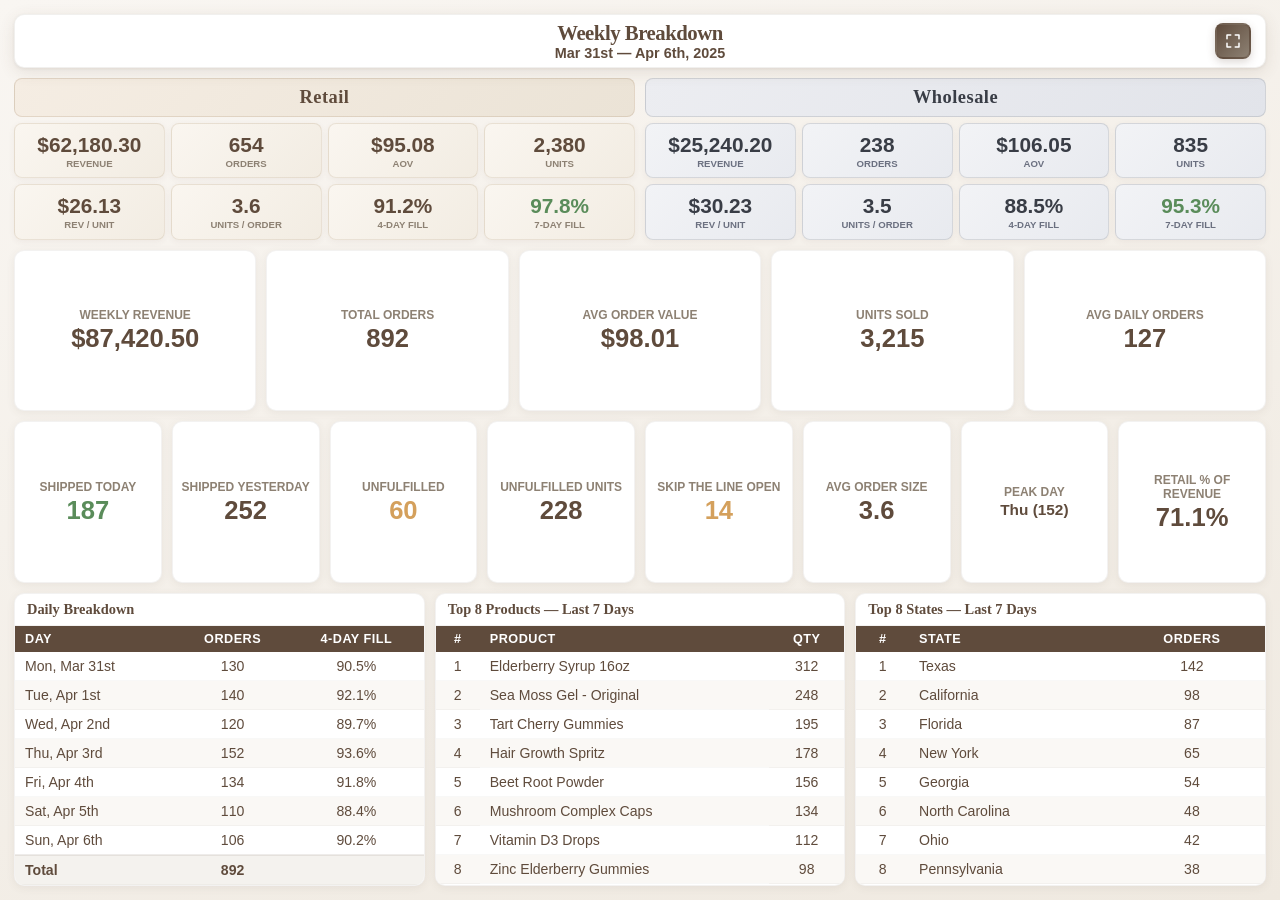
<file: html/weekly-overview.html>
<!DOCTYPE html>
<html lang="en">
<head>
<meta charset="UTF-8">
<meta name="viewport" content="width=device-width, initial-scale=1.0">
<title>Weekly Breakdown - RCO</title>
<link rel="stylesheet" href="../css/main.css">
<style>
body.page-weekly-overview {
  font-family: "Avenir Next", Avenir, "Segoe UI", Tahoma, Geneva, Verdana, sans-serif;
  background: linear-gradient(160deg, #f9f6f2 0%, #efe9e0 100%);
  height: 100vh; overflow: hidden;
}

.wo-container {
  height: 100vh; display: flex; flex-direction: column; padding: 14px; gap: 10px;
}

/* Header */
.wo-header {
  display: flex; justify-content: center; align-items: center; position: relative;
  background: white; padding: 6px 20px; border-radius: 10px;
  box-shadow: 0 4px 16px rgba(95,75,60,0.12), 0 1px 3px rgba(95,75,60,0.08);
  border: 1px solid rgba(141,129,115,0.12); flex-direction: column; flex-shrink: 0;
}
.wo-header h1 { font-family: "Noto Serif", Georgia, serif; font-size: 1.3em; color: #5f4b3c; margin: 0; }
.wo-meta { font-size: 0.8em; color: #8d8173; }
.wo-week-range { font-size: 0.9em; color: #5f4b3c; font-weight: 600; }
.wo-header .fullscreen-btn { position: absolute; right: 14px; top: 50%; transform: translateY(-50%); }

/* Combined KPI row — grows to fill space */
.wo-kpi-row { display: grid; grid-template-columns: repeat(5, 1fr); gap: 10px; flex: 1; }
.wo-kpi-card {
  background: white; border-radius: 10px; padding: 12px 8px; text-align: center;
  box-shadow: 0 2px 8px rgba(95,75,60,0.08); border: 1px solid rgba(141,129,115,0.10);
  display: flex; flex-direction: column; justify-content: center;
}
.wo-kpi-value { font-size: 2vw; font-weight: 700; color: #5f4b3c; }
.wo-kpi-label { font-size: 0.75em; font-weight: 700; color: #8d8173; text-transform: uppercase; margin-bottom: 2px; }

/* Retail / Wholesale — individual colored metric cards */
.wo-channels {
  display: grid; grid-template-columns: 1fr 1fr; gap: 10px; flex: 1;
}
.wo-channel-col {
  display: flex; flex-direction: column; gap: 6px;
}
.wo-channel-title {
  font-family: "Noto Serif", Georgia, serif; font-size: 1.15em; font-weight: 700;
  text-align: center; padding: 8px 0; flex-shrink: 0; border-radius: 8px;
  letter-spacing: 0.5px;
}
.wo-channel-title.retail {
  color: #5f4b3c;
  background: linear-gradient(135deg, #f5ede3 0%, #ebe3d6 100%);
  border: 1px solid rgba(171,144,113,0.25);
}
.wo-channel-title.wholesale {
  color: #393d46;
  background: linear-gradient(135deg, #ecedf1 0%, #e2e4ea 100%);
  border: 1px solid rgba(57,61,70,0.15);
}
.wo-channel-cards {
  flex: 1; display: grid; grid-template-columns: repeat(4, 1fr); gap: 6px;
}
.wo-ch-card {
  border-radius: 8px; padding: 8px 6px; text-align: center;
  display: flex; flex-direction: column; justify-content: center;
  box-shadow: 0 2px 6px rgba(95,75,60,0.06); border: 1px solid transparent;
}
/* Retail cards — warm cream/tan */
.wo-ch-card.retail {
  background: linear-gradient(135deg, #faf6f0 0%, #f2ece2 100%);
  border-color: rgba(171,144,113,0.2);
}
.wo-ch-card.retail .wo-ch-val { color: #5f4b3c; }
.wo-ch-card.retail .wo-ch-lbl { color: #8d8173; }

/* Wholesale cards — cool slate/blue-gray */
.wo-ch-card.wholesale {
  background: linear-gradient(135deg, #f2f3f6 0%, #e8eaef 100%);
  border-color: rgba(57,61,70,0.15);
}
.wo-ch-card.wholesale .wo-ch-val { color: #393d46; }
.wo-ch-card.wholesale .wo-ch-lbl { color: #6b7080; }

.wo-ch-val { font-size: 1.3em; font-weight: 700; }
.wo-ch-lbl { font-size: 0.6em; font-weight: 600; text-transform: uppercase; margin-top: 1px; }
.wo-ch-good { color: #5a8c5a !important; }
.wo-ch-warn { color: #d4a05c !important; }
.wo-ch-poor { color: #c67b7b !important; }

body.dark.page-weekly-overview .wo-ch-good { color: #6fcf6f !important; }
body.dark.page-weekly-overview .wo-ch-warn { color: #f0c070 !important; }
body.dark.page-weekly-overview .wo-ch-poor { color: #f08080 !important; }

/* Dark mode channel cards */
body.dark.page-weekly-overview .wo-ch-card.retail {
  background: linear-gradient(135deg, #2f3528 0%, #2a3024 100%) !important;
  border-color: rgba(140,170,100,0.2) !important;
}
body.dark.page-weekly-overview .wo-ch-card.retail .wo-ch-val { color: #dce8d0 !important; }
body.dark.page-weekly-overview .wo-ch-card.retail .wo-ch-lbl { color: #9aaa85 !important; }

body.dark.page-weekly-overview .wo-ch-card.wholesale {
  background: linear-gradient(135deg, #2e3138 0%, #282c33 100%) !important;
  border-color: rgba(100,120,160,0.15) !important;
}
body.dark.page-weekly-overview .wo-ch-card.wholesale .wo-ch-val { color: #cdd2dc !important; }
body.dark.page-weekly-overview .wo-ch-card.wholesale .wo-ch-lbl { color: #8890a0 !important; }

body.dark.page-weekly-overview .wo-channel-title.retail {
  color: #dce8d0 !important;
  background: linear-gradient(135deg, #2f3528 0%, #2a3024 100%) !important;
  border-color: rgba(140,170,100,0.2) !important;
}
body.dark.page-weekly-overview .wo-channel-title.wholesale {
  color: #cdd2dc !important;
  background: linear-gradient(135deg, #2e3138 0%, #282c33 100%) !important;
  border-color: rgba(100,120,160,0.15) !important;
}

/* Tables row at the bottom — no stretch, sized to content */
.wo-tables-row {
  display: grid; grid-template-columns: 1fr 1fr 1fr; gap: 10px; flex-shrink: 0;
}
.wo-table-wrap {
  background: white; border-radius: 10px; overflow: hidden;
  box-shadow: 0 2px 8px rgba(95,75,60,0.08); border: 1px solid rgba(141,129,115,0.10);
}
.wo-table-header {
  font-family: "Noto Serif", Georgia, serif; font-size: 0.9em; font-weight: 700;
  color: #5f4b3c; padding: 7px 12px; border-bottom: 1px solid rgba(141,129,115,0.10);
}
.wo-table { width: 100%; border-collapse: collapse; font-size: 0.88em; }
.wo-table thead { background: #5f4b3c; color: white; }
.wo-table th { padding: 6px 10px; font-weight: 600; text-align: center; }
.wo-table th.th-left { text-align: left; }
.wo-table td { padding: 6px 10px; text-align: center; color: #5f4b3c; border-bottom: 1px solid rgba(141,129,115,0.06); }
.wo-table td.td-left { text-align: left; }
.wo-table tbody tr:nth-child(even) { background: #faf8f5; }
.wo-table tbody tr:hover { background: #f2eee8; }
.wo-table tfoot { background: #f4f2ee; font-weight: 700; }
.wo-table tfoot td { border-top: 2px solid rgba(141,129,115,0.15); }

.wo-loading { text-align: center; color: #8d8173; padding: 10px; font-size: 0.85em; }

/* ========== DARK MODE ========== */
body.dark.page-weekly-overview { background: var(--dk-bg) !important; }
body.dark.page-weekly-overview .wo-header,
body.dark.page-weekly-overview .wo-kpi-card,
body.dark.page-weekly-overview .wo-table-wrap {
  background: var(--dk-card) !important; border-color: var(--dk-border) !important;
  box-shadow: 0 4px 16px rgba(0,0,0,0.3) !important;
}
body.dark.page-weekly-overview .wo-header h1,
body.dark.page-weekly-overview .wo-week-range,
body.dark.page-weekly-overview .wo-kpi-value,
body.dark.page-weekly-overview .wo-table-header,
body.dark.page-weekly-overview .wo-table td,
body.dark.page-weekly-overview .wo-table tfoot td {
  color: var(--dk-text) !important;
}
body.dark.page-weekly-overview .wo-meta,
body.dark.page-weekly-overview .wo-kpi-label,
body.dark.page-weekly-overview .wo-loading {
  color: var(--dk-muted) !important;
}
body.dark.page-weekly-overview .wo-table thead { background: #3b332c !important; }
body.dark.page-weekly-overview .wo-table tfoot { background: var(--dk-surface) !important; }
body.dark.page-weekly-overview .wo-table tbody tr:nth-child(even) { background: var(--dk-surface) !important; }
body.dark.page-weekly-overview .wo-table tbody tr:hover { background: var(--dk-hover) !important; }
body.dark.page-weekly-overview .wo-table td,
body.dark.page-weekly-overview .wo-table tfoot td { border-color: var(--dk-border) !important; }
body.dark.page-weekly-overview .wo-table-header { border-bottom-color: var(--dk-border) !important; }
</style>
</head>

<body class="page-weekly-overview">

<div class="wo-container">

  <div class="wo-header">
    <h1>Weekly Breakdown</h1>
    <div class="wo-week-range" id="weekRange">Loading...</div>
    <button class="fullscreen-btn" id="fullscreenBtn" title="Fullscreen" aria-label="Fullscreen">
      <svg viewBox="0 0 24 24" fill="none" aria-hidden="true"><path d="M9 4H4v5" stroke="#fff" stroke-width="2" stroke-linecap="round" stroke-linejoin="round"/><path d="M15 4h5v5" stroke="#fff" stroke-width="2" stroke-linecap="round" stroke-linejoin="round"/><path d="M9 20H4v-5" stroke="#fff" stroke-width="2" stroke-linecap="round" stroke-linejoin="round"/><path d="M15 20h5v-5" stroke="#fff" stroke-width="2" stroke-linecap="round" stroke-linejoin="round"/></svg>
    </button>
  </div>

  <!-- Retail / Wholesale Detailed Channels -->
  <div class="wo-channels">
    <div class="wo-channel-col">
      <div class="wo-channel-title retail">Retail</div>
      <div class="wo-channel-cards">
        <div class="wo-ch-card retail"><div class="wo-ch-val" id="rRevenue">--</div><div class="wo-ch-lbl">Revenue</div></div>
        <div class="wo-ch-card retail"><div class="wo-ch-val" id="rOrders">--</div><div class="wo-ch-lbl">Orders</div></div>
        <div class="wo-ch-card retail"><div class="wo-ch-val" id="rAOV">--</div><div class="wo-ch-lbl">AOV</div></div>
        <div class="wo-ch-card retail"><div class="wo-ch-val" id="rUnits">--</div><div class="wo-ch-lbl">Units</div></div>
        <div class="wo-ch-card retail"><div class="wo-ch-val" id="rRevPerUnit">--</div><div class="wo-ch-lbl">Rev / Unit</div></div>
        <div class="wo-ch-card retail"><div class="wo-ch-val" id="rUnitsPerOrder">--</div><div class="wo-ch-lbl">Units / Order</div></div>
        <div class="wo-ch-card retail"><div class="wo-ch-val wo-ch-good" id="rRate4">--</div><div class="wo-ch-lbl">4-Day Fill</div></div>
        <div class="wo-ch-card retail"><div class="wo-ch-val wo-ch-good" id="rRate7">--</div><div class="wo-ch-lbl">7-Day Fill</div></div>
      </div>
    </div>
    <div class="wo-channel-col">
      <div class="wo-channel-title wholesale">Wholesale</div>
      <div class="wo-channel-cards">
        <div class="wo-ch-card wholesale"><div class="wo-ch-val" id="wRevenue">--</div><div class="wo-ch-lbl">Revenue</div></div>
        <div class="wo-ch-card wholesale"><div class="wo-ch-val" id="wOrders">--</div><div class="wo-ch-lbl">Orders</div></div>
        <div class="wo-ch-card wholesale"><div class="wo-ch-val" id="wAOV">--</div><div class="wo-ch-lbl">AOV</div></div>
        <div class="wo-ch-card wholesale"><div class="wo-ch-val" id="wUnits">--</div><div class="wo-ch-lbl">Units</div></div>
        <div class="wo-ch-card wholesale"><div class="wo-ch-val" id="wRevPerUnit">--</div><div class="wo-ch-lbl">Rev / Unit</div></div>
        <div class="wo-ch-card wholesale"><div class="wo-ch-val" id="wUnitsPerOrder">--</div><div class="wo-ch-lbl">Units / Order</div></div>
        <div class="wo-ch-card wholesale"><div class="wo-ch-val wo-ch-good" id="wRate4">--</div><div class="wo-ch-lbl">4-Day Fill</div></div>
        <div class="wo-ch-card wholesale"><div class="wo-ch-val wo-ch-good" id="wRate7">--</div><div class="wo-ch-lbl">7-Day Fill</div></div>
      </div>
    </div>
  </div>

  <!-- Combined KPI Summary -->
  <div class="wo-kpi-row">
    <div class="wo-kpi-card"><div class="wo-kpi-label">Weekly Revenue</div><div class="wo-kpi-value" id="kpiRevenue">--</div></div>
    <div class="wo-kpi-card"><div class="wo-kpi-label">Total Orders</div><div class="wo-kpi-value" id="kpiOrders">--</div></div>
    <div class="wo-kpi-card"><div class="wo-kpi-label">Avg Order Value</div><div class="wo-kpi-value" id="kpiAOV">--</div></div>
    <div class="wo-kpi-card"><div class="wo-kpi-label">Units Sold</div><div class="wo-kpi-value" id="kpiUnits">--</div></div>
    <div class="wo-kpi-card"><div class="wo-kpi-label">Avg Daily Orders</div><div class="wo-kpi-value" id="kpiAvgDaily">--</div></div>
  </div>

  <!-- Fulfillment + Insights snapshot row -->
  <div class="wo-kpi-row" style="grid-template-columns: repeat(8, 1fr);">
    <div class="wo-kpi-card"><div class="wo-kpi-label">Shipped Today</div><div class="wo-kpi-value wo-ch-good" id="todayFulfilled">--</div></div>
    <div class="wo-kpi-card"><div class="wo-kpi-label">Shipped Yesterday</div><div class="wo-kpi-value" id="yesterdayFulfilled">--</div></div>
    <div class="wo-kpi-card"><div class="wo-kpi-label">Unfulfilled</div><div class="wo-kpi-value wo-ch-warn" id="currentUnfulfilled">--</div></div>
    <div class="wo-kpi-card"><div class="wo-kpi-label">Unfulfilled Units</div><div class="wo-kpi-value" id="unfulfilledUnits">--</div></div>
    <div class="wo-kpi-card"><div class="wo-kpi-label">Skip the Line Open</div><div class="wo-kpi-value wo-ch-warn" id="stlOpen">--</div></div>
    <div class="wo-kpi-card"><div class="wo-kpi-label">Avg Order Size</div><div class="wo-kpi-value" id="avgOrderSize">--</div></div>
    <div class="wo-kpi-card"><div class="wo-kpi-label">Peak Day</div><div class="wo-kpi-value" id="peakDay" style="font-size:1.2vw">--</div></div>
    <div class="wo-kpi-card"><div class="wo-kpi-label">Retail % of Revenue</div><div class="wo-kpi-value" id="retailPct">--</div></div>
  </div>

  <!-- Three equal tables at the bottom -->
  <div class="wo-tables-row">
    <div class="wo-table-wrap">
      <div class="wo-table-header">Daily Breakdown</div>
      <table class="wo-table">
        <thead><tr><th class="th-left">Day</th><th>Orders</th><th>4-Day Fill</th></tr></thead>
        <tbody id="dailyBody"><tr><td colspan="3" class="wo-loading">Loading...</td></tr></tbody>
        <tfoot id="dailyFoot"></tfoot>
      </table>
    </div>
    <div class="wo-table-wrap">
      <div class="wo-table-header">Top 8 Products — Last 7 Days</div>
      <table class="wo-table">
        <thead><tr><th>#</th><th class="th-left">Product</th><th>Qty</th></tr></thead>
        <tbody id="topProductsBody"><tr><td colspan="3" class="wo-loading">Loading...</td></tr></tbody>
      </table>
    </div>
    <div class="wo-table-wrap">
      <div class="wo-table-header">Top 8 States — Last 7 Days</div>
      <table class="wo-table">
        <thead><tr><th>#</th><th class="th-left">State</th><th>Orders</th></tr></thead>
        <tbody id="topStatesBody"><tr><td colspan="3" class="wo-loading">Loading...</td></tr></tbody>
      </table>
    </div>
  </div>

</div>

<script>
// Demo mode: static sample data (API calls removed)

function fmt$(v) { return '$' + v.toLocaleString(undefined, {minimumFractionDigits: 2, maximumFractionDigits: 2}); }
function fmtN(v) { return v.toLocaleString(); }
function fmtPct(v) { return v.toFixed(1) + '%'; }
function ordinal(n) { const s = ['th','st','nd','rd']; const v = n % 100; return n + (s[(v-20)%10] || s[v] || s[0]); }

function fmtDateRange(start, end) {
  const s = new Date(start + 'T12:00:00'), e = new Date(end + 'T12:00:00');
  const sDay = s.getDate(), eDay = e.getDate();
  const sMonth = s.toLocaleDateString('en-US', { month: 'short' });
  const eMonth = e.toLocaleDateString('en-US', { month: 'short' });
  const eYear = e.getFullYear();
  return `${sMonth} ${ordinal(sDay)} \u2014 ${eMonth} ${ordinal(eDay)}, ${eYear}`;
}

function rateColor(val, prefix) {
  const cls = val >= 95 ? 'wo-ch-good' : val >= 85 ? '' : val >= 70 ? 'wo-ch-warn' : 'wo-ch-poor';
  return `wo-ch-val ${cls}`;
}

let _canSeeRevenue = true;
function restrictRevenue() {
  document.querySelectorAll('[data-revenue]').forEach(el => {
    el.textContent = 'Restricted'; el.style.fontSize = '0.65em'; el.style.color = '#8d8173';
  });
}

function productRows(list) {
  return list.map(([name, qty], i) =>
    `<tr><td>${i + 1}</td><td class="td-left" style="white-space:nowrap;overflow:hidden;text-overflow:ellipsis;max-width:200px">${name}</td><td>${fmtN(qty)}</td></tr>`
  ).join('');
}

async function loadWeeklyOverview() {
  try {
    // Demo mode: hardcoded sample data
    const data = {
      week: {
        startDate: '2025-03-31',
        endDate: '2025-04-06',
        combined: { revenue: 87420.50, orders: 892, aov: 98.01, unitsSold: 3215 },
        retail: { revenue: 62180.30, orders: 654, aov: 95.08, unitsSold: 2380 },
        wholesale: { revenue: 25240.20, orders: 238, aov: 106.05, unitsSold: 835 }
      },
      kpi: {
        retail: { avgRate4: 91.2, avgRate7: 97.8 },
        wholesale: { avgRate4: 88.5, avgRate7: 95.3 },
        retailDaily: [
          { date: '3/31/2025', orders: 95, rate4: 90.5 },
          { date: '4/1/2025', orders: 102, rate4: 92.1 },
          { date: '4/2/2025', orders: 88, rate4: 89.7 },
          { date: '4/3/2025', orders: 110, rate4: 93.6 },
          { date: '4/4/2025', orders: 98, rate4: 91.8 },
          { date: '4/5/2025', orders: 82, rate4: 88.4 },
          { date: '4/6/2025', orders: 79, rate4: 90.2 }
        ],
        wholesaleDaily: [
          { date: '3/31/2025', orders: 35 },
          { date: '4/1/2025', orders: 38 },
          { date: '4/2/2025', orders: 32 },
          { date: '4/3/2025', orders: 42 },
          { date: '4/4/2025', orders: 36 },
          { date: '4/5/2025', orders: 28 },
          { date: '4/6/2025', orders: 27 }
        ]
      },
      fulfillmentDash: {
        retailToday: 144, retailYesterday: 198,
        wholesaleToday: 43, wholesaleYesterday: 54
      },
      unfulfilled: {
        retail: { totalUnfulfilled: 42, totalUnits: 156 },
        wholesale: { totalUnfulfilled: 18, totalUnits: 72 }
      },
      skipTheLine: { totalOpen: 14 },
      topProducts: [
        { name: 'Elderberry Syrup 16oz', qty: 312 },
        { name: 'Sea Moss Gel - Original', qty: 248 },
        { name: 'Tart Cherry Gummies', qty: 195 },
        { name: 'Hair Growth Spritz', qty: 178 },
        { name: 'Beet Root Powder', qty: 156 },
        { name: 'Mushroom Complex Caps', qty: 134 },
        { name: 'Vitamin D3 Drops', qty: 112 },
        { name: 'Zinc Elderberry Gummies', qty: 98 }
      ],
      topStates: [
        { state: 'TX', orders: 142 },
        { state: 'CA', orders: 98 },
        { state: 'FL', orders: 87 },
        { state: 'NY', orders: 65 },
        { state: 'GA', orders: 54 },
        { state: 'NC', orders: 48 },
        { state: 'OH', orders: 42 },
        { state: 'PA', orders: 38 }
      ]
    };

    const wk = data.week, c = wk.combined, r = wk.retail, w = wk.wholesale;

    // Header
    document.getElementById('weekRange').textContent = fmtDateRange(wk.startDate, wk.endDate);

    // Use KPI daily data for accurate day count (sample breakdown is unreliable)
    const kpi = data.kpi;
    const kpiDays = (kpi.retailDaily || []).length || 7;

    // Combined KPI cards
    document.getElementById('kpiRevenue').textContent = fmt$(c.revenue);
    document.getElementById('kpiRevenue').setAttribute('data-revenue', '1');
    document.getElementById('kpiOrders').textContent = fmtN(c.orders);
    document.getElementById('kpiAOV').textContent = fmt$(c.aov);
    document.getElementById('kpiAOV').setAttribute('data-revenue', '1');
    document.getElementById('kpiUnits').textContent = fmtN(c.unitsSold);
    document.getElementById('kpiAvgDaily').textContent = fmtN(Math.round(c.orders / kpiDays));

    // Retail channel
    document.getElementById('rRevenue').textContent = fmt$(r.revenue);
    document.getElementById('rRevenue').setAttribute('data-revenue', '1');
    document.getElementById('rOrders').textContent = fmtN(r.orders);
    document.getElementById('rAOV').textContent = fmt$(r.aov);
    document.getElementById('rAOV').setAttribute('data-revenue', '1');
    document.getElementById('rUnits').textContent = fmtN(r.unitsSold);
    const rRPU = r.unitsSold > 0 ? r.revenue / r.unitsSold : 0;
    document.getElementById('rRevPerUnit').textContent = fmt$(rRPU);
    document.getElementById('rRevPerUnit').setAttribute('data-revenue', '1');
    const rUPO = r.orders > 0 ? (r.unitsSold / r.orders).toFixed(1) : '0';
    document.getElementById('rUnitsPerOrder').textContent = rUPO;

    // Wholesale channel
    document.getElementById('wRevenue').textContent = fmt$(w.revenue);
    document.getElementById('wRevenue').setAttribute('data-revenue', '1');
    document.getElementById('wOrders').textContent = fmtN(w.orders);
    document.getElementById('wAOV').textContent = fmt$(w.aov);
    document.getElementById('wAOV').setAttribute('data-revenue', '1');
    document.getElementById('wUnits').textContent = fmtN(w.unitsSold);
    const wRPU = w.unitsSold > 0 ? w.revenue / w.unitsSold : 0;
    document.getElementById('wRevPerUnit').textContent = fmt$(wRPU);
    document.getElementById('wRevPerUnit').setAttribute('data-revenue', '1');
    const wUPO = w.orders > 0 ? (w.unitsSold / w.orders).toFixed(1) : '0';
    document.getElementById('wUnitsPerOrder').textContent = wUPO;

    // KPI fill rates per channel
    if (kpi && kpi.retail) {
      const el4 = document.getElementById('rRate4');
      el4.textContent = fmtPct(kpi.retail.avgRate4);
      el4.className = rateColor(kpi.retail.avgRate4);
      const el7 = document.getElementById('rRate7');
      el7.textContent = fmtPct(kpi.retail.avgRate7);
      el7.className = rateColor(kpi.retail.avgRate7);
    }
    if (kpi && kpi.wholesale) {
      const el4 = document.getElementById('wRate4');
      el4.textContent = fmtPct(kpi.wholesale.avgRate4);
      el4.className = rateColor(kpi.wholesale.avgRate4);
      const el7 = document.getElementById('wRate7');
      el7.textContent = fmtPct(kpi.wholesale.avgRate7);
      el7.className = rateColor(kpi.wholesale.avgRate7);
    }

    // Fulfillment snapshot
    const fd = data.fulfillmentDash;
    if (fd) {
      document.getElementById('todayFulfilled').textContent = fmtN((fd.retailToday || 0) + (fd.wholesaleToday || 0));
      document.getElementById('yesterdayFulfilled').textContent = fmtN((fd.retailYesterday || 0) + (fd.wholesaleYesterday || 0));
    }
    const uf = data.unfulfilled;
    if (uf) {
      const ruf = uf.retail || {}, wuf = uf.wholesale || {};
      document.getElementById('currentUnfulfilled').textContent = fmtN((ruf.totalUnfulfilled || 0) + (wuf.totalUnfulfilled || 0));
      document.getElementById('unfulfilledUnits').textContent = fmtN((ruf.totalUnits || 0) + (wuf.totalUnits || 0));
    }
    const stl = data.skipTheLine;
    if (stl) {
      document.getElementById('stlOpen').textContent = fmtN(stl.totalOpen || 0);
    }

    // Avg order size (units per order)
    const totalUnits = c.unitsSold || 0;
    const totalOrders = c.orders || 1;
    document.getElementById('avgOrderSize').textContent = (totalUnits / totalOrders).toFixed(1);

    // Retail % of total revenue
    const totalRev = c.revenue || 1;
    document.getElementById('retailPct').textContent = (r.revenue / totalRev * 100).toFixed(1) + '%';
    document.getElementById('retailPct').setAttribute('data-revenue', '1');

    // Daily Breakdown table — use exact KPI data (not sample-based estimates)
    // KPI daily rows have format: { date: "M/D/YYYY", orders: N, rem4, rem7, rate4, rate7 }
    const kpiDaily = {};
    for (const d of (kpi.retailDaily || [])) {
      const parts = d.date.split("/");
      const iso = `${parts[2]}-${parts[0].padStart(2,'0')}-${parts[1].padStart(2,'0')}`;
      kpiDaily[iso] = { orders: d.orders, rate4: d.rate4 };
    }
    for (const d of (kpi.wholesaleDaily || [])) {
      const parts = d.date.split("/");
      const iso = `${parts[2]}-${parts[0].padStart(2,'0')}-${parts[1].padStart(2,'0')}`;
      if (!kpiDaily[iso]) kpiDaily[iso] = { orders: 0, rate4: 0 };
      kpiDaily[iso].orders += d.orders;
    }
    const dailyRows = Object.entries(kpiDaily).sort((a, b) => a[0].localeCompare(b[0]));
    const tbody = document.getElementById('dailyBody'), tfoot = document.getElementById('dailyFoot');
    if (dailyRows.length > 0) {
      let tO = 0;
      tbody.innerHTML = dailyRows.map(([date, d]) => {
        tO += d.orders;
        const dt = new Date(date + 'T12:00:00');
        const dayName = dt.toLocaleDateString('en-US', { weekday: 'short' });
        const mon = dt.toLocaleDateString('en-US', { month: 'short' });
        const dayNum = dt.getDate();
        return `<tr><td class="td-left">${dayName}, ${mon} ${ordinal(dayNum)}</td><td>${fmtN(d.orders)}</td><td>${fmtPct(d.rate4)}</td></tr>`;
      }).join('');
      tfoot.innerHTML = `<tr><td class="td-left">Total</td><td>${fmtN(tO)}</td><td></td></tr>`;
    }

    // Peak Day from KPI data
    const peakEntry = dailyRows.sort((a, b) => b[1].orders - a[1].orders)[0];
    if (peakEntry) {
      const dt = new Date(peakEntry[0] + 'T12:00:00');
      document.getElementById('peakDay').textContent = dt.toLocaleDateString('en-US', { weekday: 'short' }) + ' (' + fmtN(peakEntry[1].orders) + ')';
    }

    // Top Products — 7 Day cache
    const tp = data.topProducts || [];
    document.getElementById('topProductsBody').innerHTML = tp.length > 0
      ? productRows(tp.slice(0, 8).map(p => [p.name, p.qty]))
      : '<tr><td colspan="3" class="wo-loading">No data</td></tr>';

    // Top States — YTD
    const STATE_NAMES = {AL:'Alabama',AK:'Alaska',AZ:'Arizona',AR:'Arkansas',CA:'California',CO:'Colorado',CT:'Connecticut',DE:'Delaware',FL:'Florida',GA:'Georgia',HI:'Hawaii',ID:'Idaho',IL:'Illinois',IN:'Indiana',IA:'Iowa',KS:'Kansas',KY:'Kentucky',LA:'Louisiana',ME:'Maine',MD:'Maryland',MA:'Massachusetts',MI:'Michigan',MN:'Minnesota',MS:'Mississippi',MO:'Missouri',MT:'Montana',NE:'Nebraska',NV:'Nevada',NH:'New Hampshire',NJ:'New Jersey',NM:'New Mexico',NY:'New York',NC:'North Carolina',ND:'North Dakota',OH:'Ohio',OK:'Oklahoma',OR:'Oregon',PA:'Pennsylvania',RI:'Rhode Island',SC:'South Carolina',SD:'South Dakota',TN:'Tennessee',TX:'Texas',UT:'Utah',VT:'Vermont',VA:'Virginia',WA:'Washington',WV:'West Virginia',WI:'Wisconsin',WY:'Wyoming',DC:'Washington DC'};
    const states = data.topStates || [];
    const stBody = document.getElementById('topStatesBody');
    if (states.length > 0) {
      stBody.innerHTML = states.slice(0, 8).map((s, i) =>
        `<tr><td>${i + 1}</td><td class="td-left">${STATE_NAMES[s.state] || s.state}</td><td>${fmtN(s.orders)}</td></tr>`
      ).join('');
    } else {
      stBody.innerHTML = '<tr><td colspan="3" class="wo-loading">No data</td></tr>';
    }

    if (!_canSeeRevenue) restrictRevenue();

  } catch (e) {
    console.error('Failed to load weekly overview:', e);
    document.getElementById('weekRange').textContent = 'Error loading data';
  }
}

loadWeeklyOverview();
setInterval(loadWeeklyOverview, 10 * 60 * 1000);

document.getElementById('fullscreenBtn')?.addEventListener('click', async () => {
  try { if (!document.fullscreenElement) await document.documentElement.requestFullscreen(); else await document.exitFullscreen(); } catch (e) {}
});

window.addEventListener('message', (event) => {
  if (event.data?.type === 'RCO_THEME') document.body.classList.toggle('dark', event.data.theme === 'dark');
  if (event.data?.type === 'TV_VIEW_STATE') document.body.classList.toggle('tv-view-active', event.data.active);
  if (event.data?.type === 'RCO_REVENUE_ACCESS' && !event.data.canSeeRevenue) { _canSeeRevenue = false; restrictRevenue(); }
});
</script>

</body>
</html>
</file>
<file: css/main.css>
/* RCO Metrics - Comprehensive Consolidated Stylesheet */
/* All dashboard pages (fulfillment, orders, shipping, international) load in iframes */
/* Login is standalone; Index is the parent shell */

/* ========== 1. CSS VARIABLES & COLOR PALETTE ========== */
:root {
  /* Brand Neutrals / Core (guide HEX) */
  --rco-cream: #d7d1ca;      /* Pantone Warm Gray 1 C */
  --rco-stone: #d6d1c3;      /* Pantone 7527 C */
  --rco-taupe: #8d8173;      /* Pantone 4225 C */
  --rco-brown: #5f4b3c;      /* Pantone 7519 C */
  --rco-charcoal: #25282a;   /* Pantone 426 C */

  /* Supporting Accents (guide HEX) */
  --rco-warm-tan: #ab9071;   /* Pantone 4256 C */
  --rco-soft-camel: #bd9979; /* Pantone 2316 C */
  --rco-olive: #4d4933;      /* Pantone 7771 C */
  --rco-clay: #b08979;       /* Pantone 4725 C */
  --rco-bluegray: #393d46;   /* Pantone 4140 C */
  --rco-plum: #492426;       /* Pantone 2449 C */
  --rco-lightgray: #aaa0a1;  /* Pantone 4283 C */

  /* Map old "tan" tokens to RCO scheme (so existing CSS works) */
  --tan-light: var(--rco-cream);
  --tan-medium: var(--rco-soft-camel);
  --tan-dark: var(--rco-brown);
  --tan-darker: var(--rco-charcoal);

  /* Background Gradients */
  --bg-gradient-start: #f9f6f2;
  --bg-gradient-end: #efe9e0;

  /* Card Backgrounds */
  --card-bg-start: #ffffff;
  --card-bg-end: #fbfaf8;

  /* Header Backgrounds */
  --header-bg-start: #ffffff;
  --header-bg-end: #f4f2ee;

  /* Medal Colors */
  --gold: #ffd700;
  --silver: #c0c0c0;
  --bronze: #cd7f32;

  /* Status Colors */
  --rate-excellent: #5a8c5a;
  --rate-good: #7ca87c;
  --rate-warning: #d4a05c;
  --rate-poor: #c67b7b;

  /* Neutral Colors */
  --text-primary: var(--rco-charcoal);
  --text-secondary: var(--rco-taupe);
  --border-light: rgba(141, 129, 115, 0.15);   /* taupe */
  --border-medium: rgba(141, 129, 115, 0.3);   /* taupe */

  /* Shadows (slightly re-tuned to RCO brown) */
  --shadow-sm: 0 2px 10px rgba(95, 75, 60, 0.05);
  --shadow-md: 0 5px 20px rgba(95, 75, 60, 0.10);
  --shadow-lg: 0 10px 30px rgba(95, 75, 60, 0.14);
  --shadow-xl: 0 15px 40px rgba(95, 75, 60, 0.18);
}

/* ========== INDEX.HTML / SIDEBAR SHELL (THEME TOKENS) ========== */
:root {
  /* Page */
  --page-bg: #f6f0e6;

  /* Sidebar / panels */
  --sb-bg1: #ffffff;
  --sb-bg2: #fbfaf8;
  --sb-panel: #ffffff;

  --sb-text: #5f4b3c;
  --sb-muted: #8d8173;

  --sb-border: #d7d1ca;
  --sb-sep: #e2dbd1;

  --sb-shadow: rgba(95, 75, 60, 0.12);

  /* Brand */
  --brand-grad: linear-gradient(135deg, #5f4b3c 0%, #8d8173 100%);
  --brand-brown: #5f4b3c;
  --brand-hover-border: #bd9979;

  /* Carousel controls */
  --carousel-img-height: 100px;
  --carousel-img-zoom: 0.5;        /* +50% zoom (1.5x) */
}

/* ========== 2. GLOBAL RESETS ========== */
* {
  margin: 0;
  padding: 0;
  box-sizing: border-box;
}

body {
  font-family: "Avenir Next", Avenir, "Segoe UI", Tahoma, Geneva, Verdana, sans-serif;
  background: linear-gradient(135deg, var(--bg-gradient-start) 0%, var(--bg-gradient-end) 100%);
  color: var(--text-primary);
  min-height: 100vh;
}

/* ========== 3. SHARED TYPOGRAPHY ========== */
h1, h2, h3, h4, h5, h6 {
  font-family: "Noto Serif", Georgia, "Times New Roman", Times, serif;
  color: var(--tan-dark);
  font-weight: 600;
}

h1 {
  font-size: 2.5em;
  letter-spacing: -0.5px;
}

h2 {
  font-size: 2em;
}

h3 {
  font-size: 1.5em;
}

p {
  line-height: 1.6;
}

/* ========== 4. SHARED UI COMPONENTS ========== */

/* BUTTONS */
.btn-primary {
  background: linear-gradient(135deg, var(--tan-light) 0%, var(--tan-medium) 100%);
  color: white;
  border: none;
  padding: 12px 24px;
  border-radius: 10px;
  font-size: 1em;
  font-weight: 600;
  cursor: pointer;
  transition: all 0.3s ease;
  box-shadow: 0 4px 15px rgba(95, 75, 60, 0.18);
}

.btn-primary:hover {
  transform: translateY(-2px);
  box-shadow: 0 6px 20px rgba(95, 75, 60, 0.24);
}

.btn-primary:active {
  transform: translateY(0);
}

.btn-secondary {
  background: white;
  color: var(--tan-dark);
  border: 2px solid var(--tan-light);
  padding: 10px 20px;
  border-radius: 10px;
  font-size: 1em;
  font-weight: 600;
  cursor: pointer;
  transition: all 0.3s ease;
}

.btn-secondary:hover {
  background: var(--card-bg-end);
  border-color: var(--tan-medium);
}

.btn-secondary.active {
  background: var(--tan-light);
  color: white;
  border-color: var(--tan-medium);
}

/* CARDS */
.card {
  background: linear-gradient(135deg, var(--card-bg-start) 0%, var(--card-bg-end) 100%);
  border-radius: 15px;
  padding: 25px;
  box-shadow: var(--shadow-md);
  border: 1px solid var(--border-light);
  transition: transform 0.3s ease, box-shadow 0.3s ease;
}

.card:hover {
  transform: translateY(-5px);
  box-shadow: var(--shadow-lg);
}

.card-header {
  background: linear-gradient(135deg, var(--tan-dark) 0%, var(--tan-darker) 100%);
  color: white;
  padding: 20px;
  border-radius: 10px 10px 0 0;
  font-weight: 700;
  text-align: center;
  font-size: 1.2em;
}

/* STAT CARDS */
.stat-card {
  background: linear-gradient(135deg, var(--card-bg-start) 0%, var(--card-bg-end) 100%);
  padding: 25px;
  border-radius: 15px;
  box-shadow: var(--shadow-md);
  border: 1px solid var(--border-light);
  transition: transform 0.3s ease;
}

.stat-card:hover {
  transform: translateY(-5px);
  box-shadow: var(--shadow-lg);
}

.stat-label {
  color: var(--tan-darker);
  font-size: 0.9em;
  font-weight: 600;
  text-transform: uppercase;
  letter-spacing: 1px;
  margin-bottom: 10px;
}

.stat-value {
  color: var(--tan-dark);
  font-size: 2.5em;
  font-weight: 700;
}

.stat-subtitle {
  color: var(--text-secondary);
  font-size: 0.85em;
  margin-top: 8px;
}

/* INPUTS & SELECTS */
input[type="text"],
input[type="email"],
input[type="password"],
select {
  background: white;
  border: 2px solid var(--tan-light);
  border-radius: 10px;
  padding: 12px 20px;
  font-size: 1em;
  color: var(--tan-dark);
  transition: all 0.3s ease;
}

input:focus,
select:focus {
  outline: none;
  border-color: var(--tan-medium);
  box-shadow: 0 0 0 3px rgba(141, 129, 115, 0.18);
}

input:hover,
select:hover {
  border-color: var(--tan-darker);
}

select {
  cursor: pointer;
}

/* TABLES */
table {
  width: 100%;
  border-collapse: collapse;
}

thead {
  background: linear-gradient(135deg, var(--tan-dark) 0%, var(--tan-darker) 100%);
  color: white;
}

th {
  padding: 18px 15px;
  text-align: left;
  font-weight: 600;
  font-size: 0.9em;
  text-transform: uppercase;
  letter-spacing: 0.5px;
}

td {
  padding: 15px;
  border-bottom: 1px solid var(--border-light);
  color: var(--text-primary);
}

tbody tr {
  transition: background 0.2s ease;
}

tbody tr:hover {
  background: var(--card-bg-end);
}

/* Table Rate Classes — green-to-red text colors */
.rate-excellent {
  color: #2e7d32;
  font-weight: 600;
}

.rate-good {
  color: #558b2f;
  font-weight: 600;
}

.rate-warning {
  color: #e65100;
  font-weight: 600;
}

.rate-poor {
  color: #c62828;
  font-weight: 600;
}

/* LOADING & SPINNERS */
.loading {
  text-align: center;
  padding: 50px;
  color: var(--tan-dark);
}

.spinner {
  border: 4px solid rgba(141, 129, 115, 0.25);
  border-top: 4px solid var(--tan-light);
  border-radius: 50%;
  width: 50px;
  height: 50px;
  animation: spin 1s linear infinite;
  margin: 0 auto 20px;
}

@keyframes spin {
  0% { transform: rotate(0deg); }
  100% { transform: rotate(360deg); }
}

.loading::after {
  content: '...';
  animation: dots 1.5s steps(4, end) infinite;
}

@keyframes dots {
  0%, 20% { content: '.'; }
  40% { content: '..'; }
  60%, 100% { content: '...'; }
}

/* MODALS */
.modal {
  position: fixed;
  top: 0;
  left: 0;
  width: 100%;
  height: 100%;
  background: rgba(0, 0, 0, 0.7);
  display: none;
  align-items: center;
  justify-content: center;
  z-index: 1000;
  padding: 20px;
}

.modal.active {
  display: flex;
}

.modal-content {
  background: linear-gradient(135deg, var(--card-bg-start) 0%, var(--card-bg-end) 100%);
  border-radius: 15px;
  padding: 40px;
  max-width: 600px;
  width: 100%;
  max-height: 90vh;
  overflow-y: auto;
  position: relative;
  border: 2px solid var(--border-medium);
}

.close-modal {
  position: absolute;
  top: 15px;
  right: 15px;
  font-size: 2em;
  cursor: pointer;
  color: var(--tan-darker);
  transition: color 0.3s ease;
}

.close-modal:hover {
  color: var(--tan-dark);
}

/* Detail modal (Orders page) */
.detail-modal {
  display: none;
  position: fixed;
  top: 0;
  left: 0;
  width: 100%;
  height: 100%;
  background: rgba(0, 0, 0, 0.7);
  z-index: 1000;
  align-items: center;
  justify-content: center;
  padding: 10px;
}

.detail-modal.active {
  display: flex;
}

.detail-content {
  background: white;
  padding: 25px;
  border-radius: 15px;
  max-width: 600px;
  width: 100%;
  max-height: 90vh;
  overflow-y: auto;
  position: relative;
  border: 2px solid rgba(141, 129, 115, 0.30);
}

/* IFRAME WRAPPERS */
.iframe-wrapper {
  display: none;
  width: 100%;
  height: calc(100vh - 140px);
}

.iframe-wrapper.active {
  display: block;
}

.iframe-wrapper iframe {
  width: 100%;
  height: 100%;
  border: none;
  border-radius: 10px;
  box-shadow: var(--shadow-lg);
}

/* ========== 5. SHARED FULLSCREEN BUTTON ========== */
.fullscreen-btn {
  width: 36px;
  height: 36px;
  border-radius: 8px;
  background: linear-gradient(135deg, #5f4b3c 0%, #8d8173 100%);
  border: 2px solid rgba(95,75,60,0.35);
  cursor: pointer;
  display: flex;
  align-items: center;
  justify-content: center;
  transition: all 0.2s ease;
  box-shadow: 0 3px 8px rgba(95,75,60,0.22);
}

.fullscreen-btn svg {
  width: 18px;
  height: 18px;
  display: block;
}

.fullscreen-btn.exit svg {
  transform: rotate(180deg);
  transition: transform 0.25s ease;
}

.fullscreen-btn:hover {
  background: #ffffff;
  border-color: #bd9979;
  box-shadow: 0 4px 12px rgba(95,75,60,0.22);
}

.fullscreen-btn:hover svg path {
  stroke: #5f4b3c !important;
}

.fullscreen-btn:active {
  transform: scale(0.96);
  box-shadow: 0 2px 6px rgba(95,75,60,0.26);
}

/* ========== 6. INDEX.HTML / SIDEBAR SHELL ========== */

/* Base layout - shared */
html, body {
  width: 100%;
  height: 100%;
  overflow: hidden;
}

body {
  background: var(--page-bg);
  color: var(--sb-text);
}

.app-shell {
  display: flex;
  height: 100vh;
}

.content-area {
  flex: 1;
  height: 100vh;
}

.iframe-wrapper {
  display: none;
  height: 100%;
}

.iframe-wrapper.active {
  display: block;
}

iframe {
  width: 100%;
  height: 100%;
  border: none;
}

/* SIDEBAR */
.sidebar {
  width: 170px;
  min-width: 170px;
  height: 100vh;
  overflow: hidden;
  -webkit-overflow-scrolling: touch;
  background: linear-gradient(180deg, var(--sb-bg1) 0%, var(--sb-bg2) 100%);
  border-right: 1px solid var(--sb-border);
  display: flex;
  flex-direction: column;
  padding: 14px 12px;
}

/* Thin scrollbar for sidebar */
.sidebar::-webkit-scrollbar { width: 4px; }
.sidebar::-webkit-scrollbar-track { background: transparent; }
.sidebar::-webkit-scrollbar-thumb { background: var(--sb-border); border-radius: 4px; }
.sidebar::-webkit-scrollbar-thumb:hover { background: var(--sb-muted); }
.sidebar { scrollbar-width: thin; scrollbar-color: var(--sb-border) transparent; }

/* SIDEBAR HEADER */
.sidebar-header {
  text-align: center;
  margin-bottom: 16px;
  flex-shrink: 0;
}

.sidebar-logo {
  width: 100%;
  max-width: 120px;
  margin: 0 auto 10px;
  display: block;
}

.sidebar-title-box {
  background: var(--sb-panel);
  border-radius: 12px;
  padding: 10px 8px;
  text-align: center;
  box-shadow: 0 6px 20px rgba(95, 75, 60, 0.15), 0 2px 4px rgba(95, 75, 60, 0.10);
}

body.dark .sidebar-title-box {
  box-shadow: 0 2px 8px rgba(0,0,0,0.35);
}

.sidebar-title {
  font-weight: 800;
  color: var(--sb-text);
  font-size: 0.95em;
}

.sidebar-subtitle {
  font-size: 0.7em;
  color: var(--sb-muted);
}

/* NAV BUTTONS */
.sidebar-nav {
  display: none;
  flex-direction: column;
  gap: 10px;
  margin-top: 10px;
  flex: 1;
  min-height: 0;
  overflow-y: auto;
  scrollbar-width: thin;
  scrollbar-color: var(--sb-border) transparent;
}
.sidebar-nav::-webkit-scrollbar { width: 3px; }
.sidebar-nav::-webkit-scrollbar-track { background: transparent; }
.sidebar-nav::-webkit-scrollbar-thumb { background: var(--sb-border); border-radius: 3px; }
.sidebar-nav.loaded {
  display: flex;
}

.nav-btn {
  display: none;
  border: 1px solid var(--sb-border);
  background: var(--sb-panel);
  border-radius: 10px;
  padding: 10px 8px;
  font-weight: 600;
  font-size: 0.85em;
  flex-shrink: 0;
  color: var(--sb-text);
  cursor: pointer;
  text-align: center;
  transition: all 0.2s ease;
}

.nav-btn:hover {
  border-color: var(--brand-hover-border);
  box-shadow: 0 2px 6px var(--sb-shadow);
}

.nav-btn.active {
  background: var(--brand-grad);
  border-color: var(--brand-brown);
  color: #ffffff;
}

.nav-btn-admin {
  background: #2e7d32 !important;
  color: white !important;
  border-color: #1b5e20 !important;
}

.nav-btn-admin:hover {
  background: #1b5e20 !important;
}

.nav-btn-admin.active {
  background: #1b5e20 !important;
  border-color: #1b5e20 !important;
}

/* FOOTER */
.sidebar-footer {
  flex-shrink: 0;
  display: flex;
  flex-direction: column;
  gap: 10px;
  padding-top: 16px;
}

/* ORDERS WIDGET */
.orders-widget {
  background: var(--sb-panel);
  border: 1px solid var(--sb-border);
  border-radius: 12px;
  padding: 12px;
  color: var(--sb-text);
  text-align: center;
  box-shadow: 0 4px 16px rgba(95,75,60,0.12), 0 1px 3px rgba(95,75,60,0.08);
}

body.dark .orders-widget {
  box-shadow: 0 3px 10px rgba(0,0,0,0.35);
}

.orders-label {
  font-size: 0.65em;
  letter-spacing: 0.5px;
  opacity: 0.95;
  font-weight: 700;
  color: var(--sb-muted);
}

.orders-value {
  font-size: 2em;
  font-weight: 900;
  margin: 6px 0;
  color: var(--sb-text);
}

.orders-updated {
  font-size: 0.65em;
  opacity: 0.9;
  line-height: 1.3;
  color: var(--sb-muted);
}

/* PRODUCT CAROUSEL */
.product-carousel {
  background: var(--sb-panel);
  border: 1px solid var(--sb-border);
  border-radius: 12px;
  padding: 12px;
  text-align: center;
  overflow: hidden;
}

.carousel-label {
  font-size: 0.65em;
  font-weight: 700;
  color: var(--sb-muted);
  text-transform: uppercase;
  letter-spacing: 0.5px;
  margin-bottom: 8px;
}

.carousel-image {
  width: 100%;
  height: var(--carousel-img-height);
  max-height: var(--carousel-img-height);
  object-fit: contain;
  display: block;
  margin: 0 auto;
  transform: scale(calc(1 + var(--carousel-img-zoom)));
  transform-origin: center;
  transition: opacity 0.35s ease, transform 0.35s ease;
}

.carousel-image.fade-out {
  opacity: 0;
  transform: scale(calc(1 + var(--carousel-img-zoom))) scale(0.95);
}

/* SEPARATOR */
.sidebar-separator {
  height: 1px;
  background: var(--sb-sep);
  width: 100%;
}

/* ICON BUTTONS ROW (equal width) */
.footer-mini-row {
  display: flex;
  gap: 8px;
  width: 100%;
}

.icon-btn {
  flex: 1;
  height: 38px;
  border-radius: 10px;
  border: 1px solid var(--sb-border);
  background: var(--sb-panel);
  color: var(--sb-text);
  display: inline-flex;
  align-items: center;
  justify-content: center;
  cursor: pointer;
  transition: all 0.2s ease;
  position: relative;
  pointer-events: auto;
}

.icon-btn svg {
  width: 18px;
  height: 18px;
  display: block;
  pointer-events: none;
}

.icon-btn:hover {
  border-color: var(--brand-hover-border);
  box-shadow: 0 2px 6px var(--sb-shadow);
}

.icon-btn.active {
  background: var(--brand-grad);
  border-color: var(--brand-brown);
  color: #ffffff;
}

.icon-btn.active svg path,
.icon-btn.active svg rect,
.icon-btn.active svg line {
  stroke: #fff !important;
}

/* SIGN OUT */
.sign-out-btn {
  border: 2px solid var(--sb-border);
  background: var(--sb-panel);
  padding: 10px;
  border-radius: 10px;
  font-weight: 700;
  font-size: 0.85em;
  cursor: pointer;
  color: var(--sb-text);
  transition: all 0.2s ease;
  text-align: center;
}

.sign-out-btn:hover {
  background: var(--brand-grad);
  border-color: var(--brand-brown);
  color: white;
}

/* TV TRANSITION OVERLAY (FADE BETWEEN SWAPS) */
.tv-transition {
  position: fixed;
  inset: 0;
  background: var(--page-bg);
  opacity: 0;
  pointer-events: none;
  z-index: 9999;
  transition: opacity 180ms ease;
}

.tv-transition.show {
  opacity: 1;
}

/* ========== 7. FULFILLMENT DASHBOARD ========== */

body.page-fulfillment {
  font-family: "Avenir Next", Avenir, "Segoe UI", Tahoma, Geneva, Verdana, sans-serif;
  background: linear-gradient(160deg, #f9f6f2 0%, #efe9e0 100%);
  height: 100vh;
  overflow: hidden;
}

body.page-fulfillment .dashboard-container {
  height: 100vh;
  display: flex;
  flex-direction: column;
  padding: 20px;
  gap: 16px;
}

body.page-fulfillment .dashboard-header {
  display: grid;
  grid-template-columns: auto 1fr auto;
  align-items: center;
  background: white;
  padding: 14px 20px;
  border-radius: 12px;
  box-shadow: 0 4px 16px rgba(95,75,60,0.12), 0 1px 3px rgba(95,75,60,0.08);
  gap: 12px;
  border: 1px solid rgba(141,129,115,0.12);
}

body.page-fulfillment .header-left {
  display: flex;
  gap: 10px;
  align-items: center;
}

body.page-fulfillment .header-title {
  text-align: center;
  font-size: 1.6em;
  font-weight: 600;
  color: #5f4b3c;
  font-family: "Noto Serif", Georgia, serif;
}

body.page-fulfillment .header-controls {
  display: flex;
  gap: 10px;
  align-items: center;
  flex-wrap: wrap;
  justify-content: flex-end;
}

body.page-fulfillment .header-left select {
  background: white;
  color: #5f4b3c;
  border: 2px solid #d7d1ca;
  padding: 8px 14px;
  border-radius: 8px;
  font-size: 13px;
  font-weight: 600;
  cursor: pointer;
  transition: all 0.2s ease;
}

body.page-fulfillment .header-left select:hover {
  border-color: #bd9979;
  box-shadow: 0 2px 6px rgba(95, 75, 60, 0.12);
}

body.page-fulfillment #datasetSelect {
  text-align: center;
  text-align-last: center;
}

body.page-fulfillment #datasetSelect option {
  text-align: center;
}

body.page-fulfillment .view-btn,
body.page-fulfillment #datasetSelect {
  background: white;
  color: #5f4b3c;
  border: 2px solid #d7d1ca;
  padding: 8px 16px;
  border-radius: 8px;
  font-size: 13px;
  font-weight: 700;
  cursor: pointer;
  transition: all 0.2s ease;
}

body.page-fulfillment .view-btn:hover,
body.page-fulfillment #datasetSelect:hover {
  border-color: #bd9979;
  box-shadow: 0 2px 6px rgba(95, 75, 60, 0.12);
}

body.page-fulfillment .view-btn.active {
  background: linear-gradient(135deg, #5f4b3c 0%, #8d8173 100%);
  color: #fff;
  border-color: #5f4b3c;
}

body.page-fulfillment #datasetSelect {
  appearance: none;
  -webkit-appearance: none;
  -moz-appearance: none;
  padding-right: 34px;
  background-image:
    linear-gradient(45deg, transparent 50%, #8b7355 50%),
    linear-gradient(135deg, #8b7355 50%, transparent 50%);
  background-position:
    calc(100% - 16px) calc(50% - 3px),
    calc(100% - 11px) calc(50% - 3px);
  background-size: 6px 6px, 6px 6px;
  background-repeat: no-repeat;
}

body.page-fulfillment .kpi-row {
  display: grid;
  grid-template-columns: repeat(4, 1fr);
  gap: 16px;
  flex-shrink: 0;
}

body.page-fulfillment .kpi-card {
  background: white;
  padding: 12px;
  border-radius: 12px;
  box-shadow: 0 4px 16px rgba(95,75,60,0.12), 0 1px 3px rgba(95,75,60,0.08);
  border: 1px solid rgba(141,129,115,0.10);
  border-left: 3px solid var(--rco-soft-camel);
  display: flex; flex-direction: column; justify-content: center;
}

body.page-fulfillment .kpi-label {
  font-size: 0.75em;
  color: #8d8173;
  text-transform: uppercase;
  font-weight: 600;
  margin-bottom: 6px;
}

body.page-fulfillment .kpi-value {
  font-size: 2vw;
  font-weight: 700;
  color: #5f4b3c;
}

body.page-fulfillment .kpi-subtitle {
  font-size: 0.7em;
  color: #aaa0a1;
  margin-top: 4px;
}

body.page-fulfillment .content-grid {
  flex: 1;
  display: grid;
  grid-template-columns: 1.3fr 1fr;
  grid-template-rows: minmax(0, 1fr) minmax(0, 1fr);
  gap: 16px;
  min-height: 0;
}

body.page-fulfillment .chart-card {
  background: white;
  border-radius: 12px;
  padding: 20px;
  box-shadow: 0 4px 16px rgba(95,75,60,0.12), 0 1px 3px rgba(95,75,60,0.08);
  border: 1px solid rgba(141,129,115,0.10);
  display: flex;
  flex-direction: column;
  min-height: 0;
  overflow: hidden;
}

body.page-fulfillment .chart-title {
  font-size: 1.1em;
  font-weight: 600;
  color: #5f4b3c;
  margin-bottom: 4px;
  font-family: "Noto Serif", Georgia, serif;
  flex-shrink: 0;
}

body.page-fulfillment .chart-subtitle {
  font-size: 0.75em;
  color: #8d8173;
  margin-bottom: 12px;
  flex-shrink: 0;
}

body.page-fulfillment .table-section {
  grid-row: 1 / span 2;
  overflow: hidden;
  display: flex;
  flex-direction: column;
}

body.page-fulfillment .fill-rate-section {
  grid-row: 1;
  grid-column: 2;
}

body.page-fulfillment .orders-section {
  grid-row: 2;
  grid-column: 2;
}

body.page-fulfillment .table-wrapper {
  flex: 1;
  overflow-y: auto;
  min-height: 0;
}

body.page-fulfillment .table-wrapper::-webkit-scrollbar { width: 6px; }
body.page-fulfillment .table-wrapper::-webkit-scrollbar-track { background: #f2eee8; border-radius: 3px; }
body.page-fulfillment .table-wrapper::-webkit-scrollbar-thumb { background: #d7d1ca; border-radius: 3px; }
body.page-fulfillment .table-wrapper::-webkit-scrollbar-thumb:hover { background: #bd9979; }
body.page-fulfillment .table-wrapper { scrollbar-width: thin; scrollbar-color: #d7d1ca #f2eee8; }

body.page-fulfillment .data-table {
  width: 100%;
  border-collapse: collapse;
  font-size: 0.8em;
}

body.page-fulfillment .data-table thead {
  position: sticky;
  top: 0;
  background: linear-gradient(135deg, #5f4b3c 0%, #7a6355 100%);
  color: white;
  z-index: 10;
}

body.page-fulfillment .data-table thead tr th:first-child {
  border-top-left-radius: 8px;
}

body.page-fulfillment .data-table thead tr th:last-child {
  border-top-right-radius: 8px;
}

body.page-fulfillment .data-table th {
  padding: 8px;
  text-align: left;
  font-weight: 600;
}

body.page-fulfillment .data-table td {
  padding: 8px;
  text-align: left;
  border-bottom: 1px solid #f0f0f0;
  color: #5f4b3c;
}

body.page-fulfillment .data-table tbody tr:nth-child(even) {
  background: #faf8f5;
}

body.page-fulfillment .data-table tbody tr:hover {
  background: #f2eee8;
}

body.page-fulfillment .chart-wrapper {
  flex: 1;
  min-height: 0;
  position: relative;
}

body.page-fulfillment canvas {
  width: 100% !important;
  height: 100% !important;
}

body.page-fulfillment .calendar-view {
  display: none;
  flex: 1;
  overflow-y: auto;
  background: white;
  border-radius: 12px;
  padding: 20px;
  box-shadow: 0 4px 16px rgba(95,75,60,0.12), 0 1px 3px rgba(95,75,60,0.08);
  min-height: 0;
}

body.page-fulfillment .calendar-grid {
  display: grid;
  grid-template-columns: repeat(6, 1fr);
  grid-template-rows: repeat(2, minmax(0, 1fr));
  gap: 14px;
  height: 100%;
  overflow: hidden;
}

body.page-fulfillment .month-calendar {
  background: white;
  border-radius: 10px;
  padding: 8px;
  border: 1px solid rgba(141,129,115,0.15);
  box-shadow: 0 4px 16px rgba(95,75,60,0.12), 0 1px 3px rgba(95,75,60,0.08);
  display: grid;
  grid-template-rows: auto 1fr;
  min-height: 0;
  max-height: 100%;
  overflow: hidden;
  box-sizing: border-box;
}

body.page-fulfillment .month-header {
  color: #5f4b3c;
  font-size: 0.85em;
  font-weight: 600;
  margin-bottom: 6px;
  text-align: center;
  font-family: "Noto Serif", Georgia, serif;
  flex-shrink: 0;
  overflow: hidden;
  white-space: nowrap;
  text-overflow: ellipsis;
}

body.page-fulfillment .calendar-days {
  display: grid;
  grid-template-columns: repeat(7, minmax(0, 1fr));
  grid-template-rows: auto repeat(6, minmax(0, 1fr));
  gap: 2px;
  overflow: hidden;
  min-height: 0;
  max-height: 100%;
  width: 100%;
}

body.page-fulfillment .day-label {
  text-align: center;
  font-size: 0.55em;
  color: #8d8173;
  font-weight: 600;
  padding: 2px 0;
  overflow: hidden;
  white-space: nowrap;
  text-overflow: clip;
  line-height: 1;
}

body.page-fulfillment .calendar-day {
  display: flex;
  flex-direction: column;
  align-items: center;
  justify-content: center;
  border-radius: 3px;
  font-size: 0.5em;
  cursor: pointer;
  transition: transform 0.2s ease, box-shadow 0.2s ease;
  overflow: hidden;
  padding: 2px;
  box-sizing: border-box;
  line-height: 1.1;
  min-width: 0;
  min-height: 0;
  max-width: 100%;
  max-height: 100%;
  position: relative;
}

body.page-fulfillment .calendar-day strong {
  font-size: 1.1em;
  display: block;
  white-space: nowrap;
  overflow: hidden;
  text-overflow: clip;
}

body.page-fulfillment .calendar-day br {
  display: none;
}

body.page-fulfillment .calendar-day::after {
  content: attr(data-rate);
  font-size: 0.9em;
  white-space: nowrap;
  overflow: hidden;
  text-overflow: clip;
  display: block;
  margin-top: 1px;
}

body.page-fulfillment .calendar-day:hover {
  transform: scale(1.02);
  box-shadow: 0 2px 6px rgba(0,0,0,0.15);
  z-index: 2;
}

body.page-fulfillment .calendar-day.empty {
  cursor: default;
  background: transparent !important;
}

body.page-fulfillment .calendar-day.empty:hover {
  transform: none;
  box-shadow: none;
  z-index: 0;
}

body.page-fulfillment .cal-rate-excellent {
  background: linear-gradient(135deg, #e8f5e9 0%, #c8e6c9 100%);
  color: #2e7d32;
}

body.page-fulfillment .cal-rate-good {
  background: linear-gradient(135deg, #f1f8e9 0%, #dcedc8 100%);
  color: #558b2f;
}

body.page-fulfillment .cal-rate-warning {
  background: linear-gradient(135deg, #fff3e0 0%, #ffe0b2 100%);
  color: #e65100;
}

body.page-fulfillment .cal-rate-poor {
  background: linear-gradient(135deg, #ffebee 0%, #ffcdd2 100%);
  color: #c62828;
}

body.page-fulfillment .cal-rate-none {
  background: #f5f5f5;
  color: #999;
}

body.page-fulfillment .tooltip {
  position: fixed;
  background: linear-gradient(135deg, #5f4b3c 0%, #8d8173 100%);
  color: white;
  padding: 12px 14px;
  border-radius: 8px;
  font-size: 0.8em;
  line-height: 1.5;
  pointer-events: none;
  z-index: 1000;
  display: none;
  max-width: 220px;
  box-shadow: 0 8px 24px rgba(0,0,0,0.3);
}

body.page-fulfillment .tooltip.show {
  display: block;
}

/* ========== 8. ORDERS DASHBOARD ========== */

body.page-orders {
  font-family: "Avenir Next", Avenir, "Segoe UI", Tahoma, Geneva, Verdana, sans-serif;
  background: linear-gradient(160deg, #f9f6f2 0%, #efe9e0 100%);
  margin: 0;
  padding: 0;
  height: 100vh;
  overflow: hidden;
}

html::-webkit-scrollbar,
body::-webkit-scrollbar {
  width: 0;
  height: 0;
}

html, body {
  scrollbar-width: none;
}

body.page-orders .container {
  height: 100vh;
  display: flex;
  flex-direction: column;
  padding: 8px;
  gap: 8px;
  box-sizing: border-box;
  max-width: none;
}

body.page-orders .header {
  position: relative;
  background: #ffffff !important;
  padding: 12px 16px;
  border-radius: 12px;
  box-shadow: 0 4px 16px rgba(95,75,60,0.12), 0 1px 3px rgba(95,75,60,0.08);
  border: 1px solid rgba(141,129,115,0.15);
  flex-shrink: 0;
}

body.page-orders .header-bar {
  display: grid;
  grid-template-columns: auto 1fr auto;
  align-items: center;
  gap: 20px;
}

body.page-orders .header-left,
body.page-orders .header-right {
  display: flex;
  align-items: center;
  gap: 10px;
}

body.page-orders .header-center {
  text-align: center;
}

body.page-orders .header-center h1 {
  margin: 0;
  font-size: 2em;
  font-weight: 600;
  color: #5f4b3c;
  font-family: "Noto Serif", Georgia, "Times New Roman", Times, serif;
}

body.page-orders .header select {
  background: #ffffff !important;
  color: #5f4b3c !important;
  font-size: 14px;
  padding: 10px 36px 10px 14px;
  min-width: 140px;
  border: 2px solid #d7d1ca !important;
  border-radius: 10px;
  appearance: auto;
  -webkit-appearance: menulist;
  -moz-appearance: menulist;
  cursor: pointer;
  transition: all 0.3s ease;
  font-weight: 600;
}

body.page-orders .header select option {
  color: #111 !important;
  background: #fff !important;
}

body.page-orders .header select:hover {
  border-color: #8d8173;
  box-shadow: 0 4px 16px rgba(95,75,60,0.12), 0 1px 3px rgba(95,75,60,0.08);
}

body.page-orders .header button:not(.fullscreen-btn) {
  background: white;
  color: #5f4b3c;
  border: 2px solid #d7d1ca;
  padding: 10px 20px;
  border-radius: 10px;
  font-size: 14px;
  font-weight: 600;
  cursor: pointer;
  transition: all 0.3s ease;
}

body.page-orders .header button:hover {
  transform: translateY(-2px);
  box-shadow: 0 4px 12px rgba(95,75,60,0.16);
  background: #fbfaf8;
  border-color: #bd9979;
}

body.page-orders .header button.view-btn.active {
  background: linear-gradient(135deg, #5f4b3c 0%, #8d8173 100%) !important;
  color: #ffffff !important;
  border-color: #5f4b3c !important;
  box-shadow: 0 4px 15px rgba(95,75,60,0.18);
}

body.page-orders .view-toggle {
  display: flex;
  gap: 8px;
  align-items: center;
}

body.page-orders .stats-grid {
  display: grid;
  grid-template-columns: repeat(auto-fit, minmax(240px, 1fr));
  gap: 16px;
  flex-shrink: 0;
}

body.page-orders .stat-card {
  background: white;
  padding: 14px 16px;
  border-radius: 12px;
  box-shadow: 0 4px 16px rgba(95,75,60,0.12), 0 1px 3px rgba(95,75,60,0.08);
  transition: transform 0.25s ease, box-shadow 0.25s ease;
  border: 1px solid rgba(141,129,115,0.12);
  border-left: 3px solid var(--rco-soft-camel);
}

body.page-orders .stat-card:hover {
  transform: translateY(-2px);
  box-shadow: 0 6px 18px rgba(95,75,60,0.10);
}

body.page-orders .stat-label {
  color: #8d8173;
  font-size: 0.75em;
  text-transform: uppercase;
  letter-spacing: 1px;
  margin-bottom: 4px;
  font-weight: 600;
}

body.page-orders .stat-value {
  color: #5f4b3c;
  font-size: 1.6em;
  font-weight: 700;
  margin-top: 4px;
}

body.page-orders .calendar-view {
  flex: 1;
  min-height: 0;
  overflow-y: auto;
  background: transparent;
  padding: 0;
  scrollbar-width: thin;
  scrollbar-color: #d7d1ca #f2eee8;
  display: none;
  border: 1px solid rgba(141,129,115,0.12);
}

body.page-orders .calendar-view.active {
  display: block;
}

body.page-orders .calendar-grid {
  display: grid;
  grid-template-columns: repeat(2, 1fr);
  gap: 12px;
}

@media (min-width: 900px) {
  body.page-orders .calendar-grid {
    grid-template-columns: repeat(3, 1fr);
  }
}

@media (min-width: 1200px) {
  body.page-orders .calendar-grid {
    grid-template-columns: repeat(4, 1fr);
  }
}

body.page-orders .month-card {
  background: linear-gradient(135deg, #ffffff 0%, #f9f6f2 50%, #f2eee8 100%);
  color: #5f4b3c;
  padding: 16px;
  border-radius: 12px;
  cursor: pointer;
  transition: all 0.25s ease;
  position: relative;
  overflow: hidden;
  box-shadow: 0 4px 16px rgba(95,75,60,0.12), 0 1px 3px rgba(95,75,60,0.08);
  border: 1px solid rgba(141,129,115,0.15);
}

body.page-orders .month-card:hover {
  transform: translateY(-3px);
  box-shadow: 0 8px 24px rgba(95,75,60,0.12);
  border-color: var(--rco-soft-camel);
}

body.page-orders .month-card.current-month {
  background: white;
  border: 2px solid var(--rco-soft-camel);
  box-shadow: 0 4px 16px rgba(95,75,60,0.12);
}

body.page-orders .month-card.current-month .month-badge {
  position: absolute;
  top: 10px;
  right: 10px;
  background: #5f4b3c;
  color: #ffffff;
  padding: 4px 10px;
  border-radius: 20px;
  font-size: 0.65em;
  font-weight: bold;
}

body.page-orders .month-name {
  font-size: 1.2em;
  font-weight: bold;
  margin-bottom: 10px;
  font-family: "Noto Serif", Georgia, "Times New Roman", Times, serif;
}

body.page-orders .month-card .month-info {
  font-size: 0.85em;
  opacity: 0.95;
}

body.page-orders .month-card .month-info div {
  margin: 5px 0;
}

body.page-orders .chart-view {
  flex: 1;
  min-height: 0;
  background: white;
  padding: 15px;
  border-radius: 15px;
  box-shadow: 0 10px 30px rgba(95,75,60,0.12);
  border: 1px solid rgba(141,129,115,0.20);
  display: none;
  overflow: hidden;
}

body.page-orders .chart-view.active {
  display: flex; flex-direction: column;
}

@media (min-width: 1024px) {
  body.page-orders .chart-view {
    padding: 20px;
    display: none;
  }

  body.page-orders .chart-view.active {
    display: grid;
    grid-template-columns: minmax(0, 1fr) 280px;
    gap: 20px;
  }
}

body.page-orders .chart-view h2 {
  font-size: 1.3em;
  margin-bottom: 15px;
  color: #5f4b3c;
  font-weight: 600;
  font-family: "Noto Serif", Georgia, "Times New Roman", Times, serif;
}

body.page-orders .chart-section {
  display: flex;
  flex-direction: column;
  min-height: 0;
}

body.page-orders .chart-stats-sidebar {
  background: #fbfaf8;
  padding: 15px;
  border-radius: 10px;
  display: grid;
  grid-template-columns: repeat(2, 1fr);
  gap: 15px;
  border: 1px solid rgba(141,129,115,0.20);
  margin-top: 15px;
}

@media (min-width: 1024px) {
  body.page-orders .chart-stats-sidebar {
    padding: 20px;
    grid-template-columns: 1fr;
    gap: 20px;
    margin-top: 0;
    height: 100%;
    align-content: start;
  }
}

body.page-orders .chart-stat-item {
  text-align: center;
}

body.page-orders .chart-stat-label {
  font-size: 0.8em;
  color: #8d8173;
  text-transform: uppercase;
  letter-spacing: 0.5px;
  margin-bottom: 8px;
  font-weight: 600;
}

body.page-orders .chart-stat-value {
  font-size: 1.8em;
  font-weight: bold;
  color: #5f4b3c;
}

body.page-orders .chart-wrapper {
  position: relative;
  flex: 1;
  min-height: 0;
  width: 100%;
}

/* Orders Modal Detail Classes */
.modal-title {
  color: #5f4b3c;
  font-size: 1.5em;
  margin-bottom: 15px;
}

.modal-current-badge {
  color: #8d8173;
  font-size: 0.6em;
  margin-left: 10px;
}

.modal-stats-grid {
  display: grid;
  grid-template-columns: repeat(2, 1fr);
  gap: 15px;
  margin-top: 20px;
}

.modal-stat-box {
  padding: 15px;
  background: #faf8f5;
  border-radius: 8px;
}

.modal-stat-label {
  color: #8d8173;
  font-size: 0.8em;
  text-transform: uppercase;
  margin-bottom: 5px;
}

.modal-stat-value {
  color: #5f4b3c;
  font-size: 1.5em;
  font-weight: bold;
}

.modal-top-product {
  margin-top: 20px;
}

.modal-top-product .modal-stat-value {
  font-size: 1.1em;
  margin-top: 5px;
}

.error-hint {
  color: #c67b7b;
  margin-top: 10px;
}

/* ========== 9. SHIPPING DASHBOARD ========== */

body.page-shipping {
  font-family: "Avenir Next", Avenir, "Segoe UI", Tahoma, Geneva, Verdana, sans-serif;
  background: linear-gradient(160deg, #f9f6f2 0%, #efe9e0 100%);
  color: #25282a;
  height: 100vh;
  overflow: hidden;
  margin: 0;
}

body.page-shipping .wrap {
  height: 100vh;
  display: flex;
  flex-direction: column;
  padding: 20px;
  gap: 16px;
  box-sizing: border-box;
}

body.page-shipping .header {
  position: relative;
  display: flex;
  justify-content: center;
  align-items: center;
  padding: 18px 22px;
  border-radius: 15px;
  background: #ffffff;
  box-shadow: 0 4px 16px rgba(95,75,60,0.12), 0 1px 3px rgba(95,75,60,0.08);
  color: #5f4b3c;
  border: 1px solid rgba(141,129,115,0.15);
}

body.page-shipping .header-center {
  text-align: center;
  max-width: 900px;
  margin: 0 auto;
  pointer-events: none;
}

body.page-shipping .title {
  font-weight: 600;
  letter-spacing: 0.5px;
  font-size: 1.8em;
  margin: 0;
  padding: 0;
  font-family: "Noto Serif", Georgia, "Times New Roman", Times, serif;
}

body.page-shipping .meta {
  font-size: 1em;
  color: #8d8173;
  margin-top: 6px;
  font-weight: 600;
  text-align: center;
}

body.page-shipping .header {
  position: relative;
}

body.page-shipping .header .fullscreen-btn {
  position: absolute;
  right: 18px;
  top: 50%;
  transform: translateY(-50%);
}

body.page-shipping .boards {
  flex: 1;
  display: grid;
  grid-template-columns: repeat(3, 1fr);
  gap: 16px;
  min-height: 0;
}

body.page-shipping .card {
  background: white;
  border-radius: 12px;
  overflow: hidden;
  box-shadow: 0 4px 16px rgba(95,75,60,0.12), 0 1px 3px rgba(95,75,60,0.08);
  display: flex;
  flex-direction: column;
  min-height: 0;
  border: 1px solid rgba(141,129,115,0.12);
}

body.page-shipping .card-head {
  padding: 16px 14px;
  color: #5f4b3c;
  font-weight: 700;
  text-align: center;
  font-size: 20px;
  letter-spacing: 1px;
  background: linear-gradient(135deg, #f2eee8 0%, #e8e0d6 100%);
  border-radius: 12px 12px 0 0;
}

body.page-shipping .card-body {
  flex: 1;
  display: flex;
  flex-direction: column;
  overflow: hidden;
  padding: 0;
  background: white;
}

body.page-shipping .table-container {
  display: flex;
  flex-direction: column;
  height: 100%;
  overflow: hidden;
}

body.page-shipping .header-table {
  width: 100%;
  border-collapse: collapse;
  flex-shrink: 0;
  table-layout: auto;
}

body.page-shipping .header-table thead th {
  padding: 6px 3px;
  text-align: center;
  font-weight: 700;
  color: white;
  background: #5f4b3c;
  font-size: clamp(9px, 1vw, 13px);
  white-space: nowrap;
  overflow: hidden;
  text-overflow: ellipsis;
  box-sizing: border-box;
  line-height: 1.2;
  border-right: 1px solid rgba(255,255,255,0.2);
}

body.page-shipping .header-table thead th:last-child {
  border-right: none;
}

body.page-shipping .header-table thead th.col-avg {
  white-space: normal;
  line-height: 1.1;
  padding: 8px 2px;
}

body.page-shipping .scroll-wrapper {
  flex: 1;
  position: relative;
  overflow: hidden;
}

body.page-shipping .scroll-content {
  position: absolute;
  top: 0;
  left: 0;
  width: 100%;
  will-change: transform;
}

body.page-shipping .body-table {
  width: 100%;
  border-collapse: collapse;
  table-layout: fixed;
}

body.page-shipping .body-table tbody tr {
  display: table;
  width: 100%;
  table-layout: fixed;
}

body.page-shipping .body-table td {
  padding: 10px 4px;
  text-align: center;
  border-bottom: 1px solid rgba(141,129,115,0.08);
  vertical-align: middle;
  font-size: clamp(11px, 1.2vw, 15px);
  color: #5f4b3c;
  box-sizing: border-box;
  overflow-wrap: break-word;
  transition: background 0.15s ease;
}

body.page-shipping .medal-gold,
body.page-shipping .medal-silver,
body.page-shipping .medal-bronze {
  font-weight: 700;
  position: relative;
}

body.page-shipping .medal-gold td {
  background: rgba(189,153,121,0.12) !important;
  color: #5f4b3c;
  border-bottom: 2px solid var(--rco-soft-camel);
}

body.page-shipping .medal-silver td {
  background: rgba(189,153,121,0.07) !important;
  color: #5f4b3c;
  border-bottom: 2px solid rgba(189,153,121,0.4);
}

body.page-shipping .medal-bronze td {
  background: rgba(189,153,121,0.04) !important;
  color: #5f4b3c;
  border-bottom: 2px solid rgba(189,153,121,0.2);
}

body.page-shipping .col-rank {
  font-size: clamp(13px, 1.4vw, 17px);
  font-weight: 700;
  width: 12%;
  min-width: 36px;
}

body.page-shipping .col-employee {
  text-align: center;
  padding-left: 4px;
  padding-right: 4px;
  font-size: clamp(11px, 1.2vw, 15px);
  font-weight: 600;
  white-space: normal;
  word-wrap: break-word;
  width: 30%;
  line-height: 1.3;
}

body.page-shipping .col-prod {
  font-size: clamp(11px, 1.2vw, 15px);
  font-weight: 600;
  width: 18%;
  min-width: 55px;
}

body.page-shipping .col-orders {
  font-size: clamp(11px, 1.2vw, 15px);
  font-weight: 600;
  width: 16%;
  min-width: 46px;
}

body.page-shipping .col-avg {
  font-size: clamp(10px, 1.1vw, 13px);
  font-weight: 600;
  width: 24%;
  min-width: 52px;
}

body.page-shipping .body-table tbody tr:nth-child(odd) td {
  background: #ffffff;
}

body.page-shipping .body-table tbody tr:nth-child(even) td {
  background: #faf8f5;
}

body.page-shipping .body-table tbody tr:hover td {
  background: #f2eee8 !important;
}

body.page-shipping .body-table tbody tr:last-child td:first-child {
  border-bottom-left-radius: 10px;
}

body.page-shipping .body-table tbody tr:last-child td:last-child {
  border-bottom-right-radius: 10px;
}

body.page-shipping .empty {
  color: #8d8173;
  padding: 20px;
  text-align: center;
  font-style: italic;
}

body.page-shipping .notice {
  grid-column: 1/-1;
  padding: 12px;
  border-radius: 8px;
  background: rgba(215,209,202,0.35);
  color: #5f4b3c;
  text-align: center;
}

body.page-shipping .tv-view-btn {
  background: linear-gradient(135deg, #d7d1ca 0%, #bd9979 100%);
  color: white;
  border: none;
  padding: 10px 16px;
  border-radius: 8px;
  font-weight: 600;
  cursor: pointer;
  transition: all 0.3s ease;
  box-shadow: 0 3px 10px rgba(95,75,60,0.18);
  font-size: 0.75em;
  white-space: nowrap;
}

body.page-shipping .tv-view-btn:hover {
  transform: translateY(-2px);
  box-shadow: 0 5px 15px rgba(95,75,60,0.26);
}

/* ========== 10. INTERNATIONAL DASHBOARD ========== */

/* ========== DAILY METRICS PAGE ========== */

body.page-daily-metrics {
  font-family: "Avenir Next", Avenir, "Segoe UI", Tahoma, Geneva, Verdana, sans-serif;
  background: linear-gradient(160deg, #f9f6f2 0%, #efe9e0 100%);
  height: 100vh;
  overflow: hidden;
}

body.page-daily-metrics .dm-container {
  height: 100vh;
  display: flex;
  flex-direction: column;
  padding: 20px;
  gap: 16px;
}

body.page-daily-metrics .dm-header {
  display: flex;
  justify-content: center;
  align-items: center;
  position: relative;
  background: white;
  padding: 14px 20px;
  border-radius: 12px;
  box-shadow: 0 4px 16px rgba(95,75,60,0.12), 0 1px 3px rgba(95,75,60,0.08);
  border: 1px solid rgba(141,129,115,0.12);
  flex-shrink: 0;
}

body.page-daily-metrics .dm-header-center {
  text-align: center;
}

body.page-daily-metrics .dm-header h1 {
  font-family: "Noto Serif", Georgia, serif;
  font-size: 1.4em;
  color: #5f4b3c;
  margin: 0;
  text-align: center;
}

body.page-daily-metrics .dm-meta {
  font-size: 0.85em;
  color: #8d8173;
  text-align: center;
}

body.page-daily-metrics .dm-header .fullscreen-btn {
  position: absolute;
  right: 18px;
  top: 50%;
  transform: translateY(-50%);
}

body.page-daily-metrics .dm-content {
  flex: 1;
  display: grid;
  grid-template-columns: 1fr 1fr;
  gap: 16px;
  min-height: 0;
}

body.page-daily-metrics .dm-column {
  display: flex;
  flex-direction: column;
  gap: 12px;
  min-height: 0;
}

body.page-daily-metrics .dm-column-disabled {
  opacity: 0.5;
}

body.page-daily-metrics .dm-column-title {
  font-family: "Noto Serif", Georgia, serif;
  font-size: 1.1em;
  font-weight: 700;
  color: #5f4b3c;
  text-align: center;
  padding: 10px;
  background: white;
  border-radius: 10px;
  box-shadow: 0 4px 16px rgba(95,75,60,0.12), 0 1px 3px rgba(95,75,60,0.08);
  border: 1px solid rgba(141,129,115,0.12);
  flex-shrink: 0;
}

body.page-daily-metrics .dm-stats-grid {
  display: grid;
  grid-template-columns: 1fr 1fr;
  grid-template-rows: minmax(0, 1fr) minmax(0, 1fr);
  gap: 10px;
  flex: 1; min-height: 0;
}

body.page-daily-metrics .dm-stat-card {
  background: white;
  border-radius: 10px;
  padding: 12px;
  box-shadow: 0 4px 16px rgba(95,75,60,0.12), 0 1px 3px rgba(95,75,60,0.08);
  border: 1px solid rgba(141,129,115,0.10);
  border-left: 3px solid var(--rco-soft-camel);
  display: flex; flex-direction: column; justify-content: center; min-height: 0;
}

body.page-daily-metrics .dm-stat-wide {
  grid-column: 1 / -1;
}

body.page-daily-metrics .dm-stat-label {
  font-size: 0.7em;
  font-weight: 700;
  color: #8d8173;
  text-transform: uppercase;
  letter-spacing: 0.5px;
  margin-bottom: 4px;
}

body.page-daily-metrics .dm-stat-value {
  font-size: 1.8vw;
  font-weight: 700;
  color: #5f4b3c;
}

body.page-daily-metrics .dm-stat-warn {
  color: #d4a05c;
}

body.page-daily-metrics .dm-stat-good {
  color: #5a8c5a;
}

body.page-daily-metrics .dm-products-card {
  flex: 1;
  background: white;
  border-radius: 10px;
  padding: 14px;
  box-shadow: 0 4px 16px rgba(95,75,60,0.12), 0 1px 3px rgba(95,75,60,0.08);
  border: 1px solid rgba(141,129,115,0.10);
  display: flex;
  flex-direction: column;
  min-height: 0;
  overflow: hidden;
}

body.page-daily-metrics .dm-products-title {
  font-size: 0.75em;
  font-weight: 700;
  color: #8d8173;
  text-transform: uppercase;
  letter-spacing: 0.5px;
  margin-bottom: 10px;
  flex-shrink: 0;
}

body.page-daily-metrics .dm-products-list {
  flex: 1;
  overflow-y: auto;
  scrollbar-width: thin;
  scrollbar-color: #d7d1ca #f2eee8;
}

body.page-daily-metrics .dm-products-list::-webkit-scrollbar { width: 4px; }
body.page-daily-metrics .dm-products-list::-webkit-scrollbar-track { background: #f2eee8; }
body.page-daily-metrics .dm-products-list::-webkit-scrollbar-thumb { background: #d7d1ca; border-radius: 2px; }

body.page-daily-metrics .dm-product-row {
  display: flex;
  justify-content: space-between;
  align-items: center;
  padding: 6px 0;
  border-bottom: 1px solid rgba(141,129,115,0.08);
  font-size: 0.8em;
}

body.page-daily-metrics .dm-product-name {
  color: #5f4b3c;
  font-weight: 500;
  flex: 1;
  white-space: nowrap;
  overflow: hidden;
  text-overflow: ellipsis;
  margin-right: 10px;
}

body.page-daily-metrics .dm-product-qty {
  color: #8d8173;
  font-weight: 700;
  flex-shrink: 0;
}

body.page-daily-metrics .dm-loading,
body.page-daily-metrics .dm-pending {
  color: #8d8173;
  font-style: italic;
  font-size: 0.85em;
  text-align: center;
  padding: 20px;
}

/* Dark mode */
body.dark.page-daily-metrics {
  background: var(--dk-bg) !important;
}

body.dark.page-daily-metrics .dm-header,
body.dark.page-daily-metrics .dm-column-title,
body.dark.page-daily-metrics .dm-stat-card,
body.dark.page-daily-metrics .dm-products-card {
  background: var(--dk-card) !important;
  border-color: var(--dk-border) !important;
  box-shadow: 0 4px 16px rgba(0,0,0,0.3) !important;
}

body.dark.page-daily-metrics .dm-header h1,
body.dark.page-daily-metrics .dm-column-title,
body.dark.page-daily-metrics .dm-stat-value,
body.dark.page-daily-metrics .dm-product-name {
  color: var(--dk-text) !important;
}

body.dark.page-daily-metrics .dm-meta,
body.dark.page-daily-metrics .dm-stat-label,
body.dark.page-daily-metrics .dm-products-title,
body.dark.page-daily-metrics .dm-product-qty {
  color: var(--dk-muted) !important;
}

body.dark.page-daily-metrics .dm-product-row {
  border-bottom-color: var(--dk-border) !important;
}

body.dark.page-daily-metrics .dm-stat-card {
  border-left-color: #8d7355 !important;
}

/* ========== SALES PAGE ========== */

body.page-sales {
  font-family: "Avenir Next", Avenir, "Segoe UI", Tahoma, Geneva, Verdana, sans-serif;
  background: linear-gradient(160deg, #f9f6f2 0%, #efe9e0 100%);
  height: 100vh;
  overflow: hidden;
}

body.page-sales .sales-container {
  height: 100vh; display: flex; flex-direction: column; padding: 20px; gap: 16px;
}

body.page-sales .sales-header {
  display: flex; justify-content: center; align-items: center; position: relative;
  background: white; padding: 14px 20px; border-radius: 12px;
  box-shadow: 0 4px 16px rgba(95,75,60,0.12), 0 1px 3px rgba(95,75,60,0.08);
  border: 1px solid rgba(141,129,115,0.12); flex-direction: column; flex-shrink: 0;
}

body.page-sales .sales-header h1 {
  font-family: "Noto Serif", Georgia, serif; font-size: 1.4em; color: #5f4b3c; margin: 0;
}

body.page-sales .sales-meta { font-size: 0.85em; color: #8d8173; }

body.page-sales .sales-header .fullscreen-btn {
  position: absolute; right: 18px; top: 50%; transform: translateY(-50%);
}

body.page-sales .sales-content {
  flex: 1; display: grid; grid-template-columns: 1fr 1fr; grid-template-rows: minmax(0, 1fr) auto; gap: 16px; min-height: 0;
}

body.page-sales .sales-column {
  display: flex; flex-direction: column; gap: 10px; min-height: 0;
}

body.page-sales .sales-column > *:not(.sales-col-title) { flex: 1; min-height: 0; }

body.page-sales .sales-column-disabled { opacity: 0.5; }

body.page-sales .sales-col-title {
  font-family: "Noto Serif", Georgia, serif; font-size: 1.1em; font-weight: 700;
  color: #5f4b3c; text-align: center; padding: 10px; background: white;
  border-radius: 10px; box-shadow: 0 4px 16px rgba(95,75,60,0.12), 0 1px 3px rgba(95,75,60,0.08);
  border: 1px solid rgba(141,129,115,0.12); flex-shrink: 0;
}

body.page-sales .sales-row { display: grid; grid-template-columns: 1fr 1fr; gap: 10px; flex: 1; min-height: 0; }

body.page-sales .sales-card {
  background: white; border-radius: 10px; padding: 12px;
  box-shadow: 0 4px 16px rgba(95,75,60,0.12), 0 1px 3px rgba(95,75,60,0.08);
  border: 1px solid rgba(141,129,115,0.10); border-left: 3px solid var(--rco-soft-camel);
  display: flex; flex-direction: column; justify-content: center; min-height: 0;
}

body.page-sales .sales-ytd { text-align: center; }

body.page-sales .sales-label {
  font-size: 0.7em; font-weight: 700; color: #8d8173; text-transform: uppercase;
  letter-spacing: 0.5px; margin-bottom: 4px;
}

body.page-sales .sales-value { font-size: 1.8vw; font-weight: 700; color: #5f4b3c; }
body.page-sales .sales-value-lg { font-size: 2.5vw; }
body.page-sales .sales-good { color: #5a8c5a; }
body.page-sales .sales-warn { color: #d4a05c; }
body.page-sales .sales-ytd-card { text-align: center; flex: 1; min-height: 0; }

body.dark.page-sales { background: var(--dk-bg) !important; }
body.dark.page-sales .sales-header, body.dark.page-sales .sales-col-title, body.dark.page-sales .sales-card {
  background: var(--dk-card) !important; border-color: var(--dk-border) !important;
  box-shadow: 0 4px 16px rgba(0,0,0,0.3) !important;
}
body.dark.page-sales .sales-header h1, body.dark.page-sales .sales-col-title, body.dark.page-sales .sales-value {
  color: var(--dk-text) !important;
}
body.dark.page-sales .sales-meta, body.dark.page-sales .sales-label { color: var(--dk-muted) !important; }
body.dark.page-sales .sales-card { border-left-color: #8d7355 !important; }

/* All-Time Stats */
body.page-sales .sales-alltime {
  grid-column: 1 / -1;
  background: white; border-radius: 12px; padding: 12px 16px;
  box-shadow: 0 4px 16px rgba(95,75,60,0.12), 0 1px 3px rgba(95,75,60,0.08);
  border: 1px solid rgba(141,129,115,0.12);
  display: flex; flex-direction: column; justify-content: center; min-height: 0;
}
body.page-sales .sales-alltime-title {
  font-family: "Noto Serif", Georgia, serif; font-size: 1em; font-weight: 700;
  color: #5f4b3c; margin-bottom: 8px; text-align: center;
  padding-bottom: 6px; border-bottom: 2px solid rgba(141,129,115,0.1);
}
body.page-sales .sales-alltime-row {
  display: grid; grid-template-columns: 1fr 1fr 1fr; gap: 12px;
}
body.page-sales .sales-alltime-box {
  background: #f9f6f2; border-radius: 10px; padding: 10px; text-align: center;
  border: 1px solid rgba(141,129,115,0.12);
}
body.page-sales .sales-alltime-val { font-size: 1.5vw; font-weight: 700; color: #5f4b3c; }
body.page-sales .sales-alltime-sub {
  font-size: 0.7em; color: #8d8173; text-transform: uppercase; letter-spacing: 0.5px; margin-bottom: 4px;
}

/* Dark mode all-time */
body.dark.page-sales .sales-alltime {
  background: var(--dk-card) !important; border-color: var(--dk-border) !important;
  box-shadow: 0 4px 16px rgba(0,0,0,0.3) !important;
}
body.dark.page-sales .sales-alltime-title { color: var(--dk-text) !important; border-color: var(--dk-border) !important; }
body.dark.page-sales .sales-alltime-box { background: var(--dk-surface) !important; border-color: var(--dk-border) !important; }
body.dark.page-sales .sales-alltime-val { color: var(--dk-text) !important; }
body.dark.page-sales .sales-alltime-sub { color: var(--dk-muted) !important; }

/* ========== TOP PRODUCTS PAGE ========== */

body.page-top-products {
  font-family: "Avenir Next", Avenir, "Segoe UI", Tahoma, Geneva, Verdana, sans-serif;
  background: linear-gradient(160deg, #f9f6f2 0%, #efe9e0 100%);
  height: 100vh; overflow: hidden;
}

body.page-top-products .tp-container {
  height: 100vh; display: flex; flex-direction: column; padding: 20px; gap: 16px;
}

body.page-top-products .tp-header {
  display: flex; justify-content: center; align-items: center; position: relative;
  background: white; padding: 14px 20px; border-radius: 12px;
  box-shadow: 0 4px 16px rgba(95,75,60,0.12), 0 1px 3px rgba(95,75,60,0.08);
  border: 1px solid rgba(141,129,115,0.12); flex-direction: column;
}

body.page-top-products .tp-header h1 {
  font-family: "Noto Serif", Georgia, serif; font-size: 1.4em; color: #5f4b3c; margin: 0;
}

body.page-top-products .tp-meta { font-size: 0.85em; color: #8d8173; }

body.page-top-products .tp-header .fullscreen-btn {
  position: absolute; right: 18px; top: 50%; transform: translateY(-50%);
}

body.page-top-products .tp-content {
  flex: 1; display: grid; grid-template-columns: 1fr 1fr; gap: 16px; min-height: 0;
}

body.page-top-products .tp-column {
  display: flex; flex-direction: column; gap: 10px; min-height: 0;
}

body.page-top-products .tp-col-title {
  font-family: "Noto Serif", Georgia, serif; font-size: 1em; font-weight: 700;
  color: #5f4b3c; text-align: center; padding: 10px; background: white;
  border-radius: 10px; box-shadow: 0 4px 16px rgba(95,75,60,0.12), 0 1px 3px rgba(95,75,60,0.08);
  border: 1px solid rgba(141,129,115,0.12);
}

body.page-top-products .tp-list {
  flex: 1; background: white; border-radius: 10px; padding: 14px;
  box-shadow: 0 4px 16px rgba(95,75,60,0.12), 0 1px 3px rgba(95,75,60,0.08);
  border: 1px solid rgba(141,129,115,0.10); overflow-y: auto;
  scrollbar-width: thin; scrollbar-color: #d7d1ca #f2eee8;
}

body.page-top-products .tp-row {
  display: flex; align-items: center; padding: 8px 4px;
  border-bottom: 1px solid rgba(141,129,115,0.08); font-size: 0.85em;
}

body.page-top-products .tp-row:last-child { border-bottom: none; }

body.page-top-products .tp-medal td:first-child { font-weight: 700; }

body.page-top-products .tp-row:nth-child(1) .tp-rank { color: #b8860b; }
body.page-top-products .tp-row:nth-child(2) .tp-rank { color: #808080; }
body.page-top-products .tp-row:nth-child(3) .tp-rank { color: #cd7f32; }

body.page-top-products .tp-rank {
  width: 28px; font-weight: 700; color: #8d8173; flex-shrink: 0;
}

body.page-top-products .tp-name {
  flex: 1; color: #5f4b3c; font-weight: 500;
  white-space: nowrap; overflow: hidden; text-overflow: ellipsis;
}

body.page-top-products .tp-qty { font-weight: 700; color: #8d8173; flex-shrink: 0; margin-left: 10px; }

body.page-top-products .tp-empty {
  color: #8d8173; font-style: italic; text-align: center; padding: 20px;
}


body.page-top-products .tp-content {
  flex: 1; display: grid; grid-template-columns: 1fr 1fr; gap: 16px; min-height: 0;
}

body.page-top-products .tp-even { background: #faf8f5; }

body.dark.page-top-products { background: var(--dk-bg) !important; }
body.dark.page-top-products .tp-header, body.dark.page-top-products .tp-col-title, body.dark.page-top-products .tp-list {
  background: var(--dk-card) !important; border-color: var(--dk-border) !important;
  box-shadow: 0 4px 16px rgba(0,0,0,0.3) !important;
}
body.dark.page-top-products .tp-header h1, body.dark.page-top-products .tp-col-title, body.dark.page-top-products .tp-name {
  color: var(--dk-text) !important;
}
body.dark.page-top-products .tp-meta, body.dark.page-top-products .tp-rank, body.dark.page-top-products .tp-qty,
body.dark.page-top-products .tp-featured-label { color: var(--dk-muted) !important; }
body.dark.page-top-products .tp-even { background: var(--dk-surface) !important; }
body.dark.page-top-products .tp-row { border-bottom-color: var(--dk-border) !important; }
body.dark.page-top-products .tp-carousel-wrap {
  background: var(--dk-card) !important; border-color: var(--dk-border) !important;
  box-shadow: 0 4px 16px rgba(0,0,0,0.3) !important;
}

/* ========== UNFULFILLED ORDERS PAGE ========== */

body.page-unfulfilled {
  font-family: "Avenir Next", Avenir, "Segoe UI", Tahoma, Geneva, Verdana, sans-serif;
  background: linear-gradient(160deg, #f9f6f2 0%, #efe9e0 100%);
  height: 100vh; overflow: hidden;
}

body.page-unfulfilled .uf-container {
  height: 100vh; display: flex; flex-direction: column; padding: 20px; gap: 16px;
}

body.page-unfulfilled .uf-header {
  display: flex; justify-content: center; align-items: center; position: relative;
  background: white; padding: 14px 20px; border-radius: 12px;
  box-shadow: 0 4px 16px rgba(95,75,60,0.12), 0 1px 3px rgba(95,75,60,0.08);
  border: 1px solid rgba(141,129,115,0.12); flex-direction: column; flex-shrink: 0;
}

body.page-unfulfilled .uf-header h1 {
  font-family: "Noto Serif", Georgia, serif; font-size: 1.4em; color: #5f4b3c; margin: 0;
}

body.page-unfulfilled .uf-meta { font-size: 0.85em; color: #8d8173; }

body.page-unfulfilled .uf-header .fullscreen-btn {
  position: absolute; right: 18px; top: 50%; transform: translateY(-50%);
}

body.page-unfulfilled .uf-content {
  flex: 1; display: grid; grid-template-columns: 1fr 1fr; gap: 16px; min-height: 0;
}

body.page-unfulfilled .uf-column {
  display: flex; flex-direction: column; gap: 10px; min-height: 0;
}

body.page-unfulfilled .uf-column-disabled { opacity: 0.5; }

body.page-unfulfilled .uf-col-title {
  font-family: "Noto Serif", Georgia, serif; font-size: 1em; font-weight: 700;
  color: #5f4b3c; text-align: center; padding: 10px; background: white;
  border-radius: 10px; box-shadow: 0 4px 16px rgba(95,75,60,0.12), 0 1px 3px rgba(95,75,60,0.08);
  border: 1px solid rgba(141,129,115,0.12); flex-shrink: 0;
}

body.page-unfulfilled .uf-table-wrap {
  flex: 1; background: white; border-radius: 10px; overflow-y: auto;
  box-shadow: 0 4px 16px rgba(95,75,60,0.12), 0 1px 3px rgba(95,75,60,0.08);
  border: 1px solid rgba(141,129,115,0.10);
  scrollbar-width: thin; scrollbar-color: #d7d1ca #f2eee8;
}

body.page-unfulfilled .uf-table { width: 100%; border-collapse: collapse; font-size: 0.85em; }

body.page-unfulfilled .uf-table thead {
  position: sticky; top: 0; background: #5f4b3c; color: white; z-index: 2;
}

body.page-unfulfilled .uf-table th { padding: 10px 12px; font-weight: 600; text-align: center; }
body.page-unfulfilled .uf-table td { padding: 8px 12px; text-align: center; color: #5f4b3c; border-bottom: 1px solid rgba(141,129,115,0.08); }
body.page-unfulfilled .uf-table tbody tr:nth-child(even) { background: #faf8f5; }
body.page-unfulfilled .uf-table tbody tr:hover { background: #f2eee8; }

body.page-unfulfilled .uf-summary {
  display: grid; grid-template-columns: 1fr 1fr 1fr; gap: 8px;
}

body.page-unfulfilled .uf-summary-card {
  background: white; border-radius: 10px; padding: 12px; text-align: center;
  box-shadow: 0 4px 16px rgba(95,75,60,0.12), 0 1px 3px rgba(95,75,60,0.08);
  border: 1px solid rgba(141,129,115,0.10);
}

body.page-unfulfilled .uf-summary-value { font-size: 1.8vw; font-weight: 700; color: #5f4b3c; }
body.page-unfulfilled .uf-summary-label { font-size: 0.65em; font-weight: 700; color: #8d8173; text-transform: uppercase; }

body.dark.page-unfulfilled { background: var(--dk-bg) !important; }
body.dark.page-unfulfilled .uf-header, body.dark.page-unfulfilled .uf-col-title,
body.dark.page-unfulfilled .uf-table-wrap, body.dark.page-unfulfilled .uf-summary-card {
  background: var(--dk-card) !important; border-color: var(--dk-border) !important;
  box-shadow: 0 4px 16px rgba(0,0,0,0.3) !important;
}
body.dark.page-unfulfilled .uf-header h1, body.dark.page-unfulfilled .uf-col-title,
body.dark.page-unfulfilled .uf-summary-value, body.dark.page-unfulfilled .uf-table td {
  color: var(--dk-text) !important;
}
body.dark.page-unfulfilled .uf-meta, body.dark.page-unfulfilled .uf-summary-label { color: var(--dk-muted) !important; }
body.dark.page-unfulfilled .uf-table thead { background: #3b332c !important; }
body.dark.page-unfulfilled .uf-table tbody tr:nth-child(even) { background: var(--dk-surface) !important; }
body.dark.page-unfulfilled .uf-table tbody tr:hover { background: var(--dk-hover) !important; }
body.dark.page-unfulfilled .uf-table td { border-bottom-color: var(--dk-border) !important; }

/* ========== SKIP THE LINE PAGE ========== */

body.page-skip-line {
  font-family: "Avenir Next", Avenir, "Segoe UI", Tahoma, Geneva, Verdana, sans-serif;
  background: linear-gradient(160deg, #f9f6f2 0%, #efe9e0 100%);
  height: 100vh; overflow: hidden;
}

body.page-skip-line .stl-container {
  height: 100vh; display: flex; flex-direction: column; padding: 20px; gap: 16px;
}

body.page-skip-line .stl-header {
  display: flex; justify-content: center; align-items: center; position: relative;
  background: white; padding: 14px 20px; border-radius: 12px;
  box-shadow: 0 4px 16px rgba(95,75,60,0.12), 0 1px 3px rgba(95,75,60,0.08);
  border: 1px solid rgba(141,129,115,0.12); flex-direction: column; flex-shrink: 0;
}

body.page-skip-line .stl-header h1 {
  font-family: "Noto Serif", Georgia, serif; font-size: 1.4em; color: #5f4b3c; margin: 0;
}

body.page-skip-line .stl-meta { font-size: 0.85em; color: #8d8173; }

body.page-skip-line .stl-header .fullscreen-btn {
  position: absolute; right: 18px; top: 50%; transform: translateY(-50%);
}

body.page-skip-line .stl-content {
  flex: 1; display: grid; grid-template-columns: 1fr 300px; gap: 16px; min-height: 0;
}

body.page-skip-line .stl-orders-panel {
  display: flex; flex-direction: column; min-height: 0;
}

body.page-skip-line .stl-panel-title {
  font-family: "Noto Serif", Georgia, serif; font-size: 0.95em; font-weight: 700;
  color: #5f4b3c; margin-bottom: 8px;
}

body.page-skip-line .stl-table-wrap {
  flex: 1; background: white; border-radius: 10px; overflow-y: auto;
  box-shadow: 0 4px 16px rgba(95,75,60,0.12), 0 1px 3px rgba(95,75,60,0.08);
  border: 1px solid rgba(141,129,115,0.10);
  scrollbar-width: thin; scrollbar-color: #d7d1ca #f2eee8;
}

body.page-skip-line .stl-table { width: 100%; border-collapse: collapse; font-size: 0.85em; }
body.page-skip-line .stl-table thead { position: sticky; top: 0; background: #5f4b3c; color: white; z-index: 2; }
body.page-skip-line .stl-table th { padding: 10px 12px; font-weight: 600; text-align: left; }
body.page-skip-line .stl-table td { padding: 8px 12px; color: #5f4b3c; border-bottom: 1px solid rgba(141,129,115,0.08); }
body.page-skip-line .stl-table tbody tr:nth-child(even) { background: #faf8f5; }
body.page-skip-line .stl-table tbody tr:hover { background: #f2eee8; }

body.page-skip-line .stl-stats-panel {
  display: flex; flex-direction: column; gap: 10px;
}

body.page-skip-line .stl-stat-card {
  background: white; border-radius: 10px; padding: 12px; text-align: center;
  box-shadow: 0 4px 16px rgba(95,75,60,0.12), 0 1px 3px rgba(95,75,60,0.08);
  border: 1px solid rgba(141,129,115,0.10);
  flex: 1; display: flex; flex-direction: column; justify-content: center; min-height: 0;
}

body.page-skip-line .stl-stat-big .stl-stat-value { font-size: 2.5vw; }
body.page-skip-line .stl-stat-value { font-size: 1.8vw; font-weight: 700; color: #5f4b3c; }
body.page-skip-line .stl-stat-warn { color: #d4a05c; }
body.page-skip-line .stl-stat-good { color: #5a8c5a; }
body.page-skip-line .stl-stat-label { font-size: 0.7em; font-weight: 700; color: #8d8173; text-transform: uppercase; }

body.page-skip-line .stl-date-list {
  background: white; border-radius: 10px; padding: 10px;
  box-shadow: 0 4px 16px rgba(95,75,60,0.12), 0 1px 3px rgba(95,75,60,0.08);
  border: 1px solid rgba(141,129,115,0.10);
}

body.page-skip-line .stl-date-row {
  display: flex; justify-content: space-between; padding: 6px 4px;
  border-bottom: 1px solid rgba(141,129,115,0.08); font-size: 0.85em;
}

body.page-skip-line .stl-date-row:last-child { border-bottom: none; }
body.page-skip-line .stl-date-label { color: #5f4b3c; }
body.page-skip-line .stl-date-count { font-weight: 700; color: #8d8173; }

body.dark.page-skip-line { background: var(--dk-bg) !important; }
body.dark.page-skip-line .stl-header, body.dark.page-skip-line .stl-table-wrap,
body.dark.page-skip-line .stl-stat-card, body.dark.page-skip-line .stl-date-list {
  background: var(--dk-card) !important; border-color: var(--dk-border) !important;
  box-shadow: 0 4px 16px rgba(0,0,0,0.3) !important;
}
body.dark.page-skip-line .stl-header h1, body.dark.page-skip-line .stl-panel-title,
body.dark.page-skip-line .stl-stat-value, body.dark.page-skip-line .stl-date-label,
body.dark.page-skip-line .stl-table td { color: var(--dk-text) !important; }
body.dark.page-skip-line .stl-meta, body.dark.page-skip-line .stl-stat-label,
body.dark.page-skip-line .stl-date-count { color: var(--dk-muted) !important; }
body.dark.page-skip-line .stl-table thead { background: #3b332c !important; }
body.dark.page-skip-line .stl-table tbody tr:nth-child(even) { background: var(--dk-surface) !important; }
body.dark.page-skip-line .stl-table tbody tr:hover { background: var(--dk-hover) !important; }
body.dark.page-skip-line .stl-table td, body.dark.page-skip-line .stl-date-row { border-bottom-color: var(--dk-border) !important; }

/* ========== ADMIN PANEL PAGE ========== */

body.page-admin {
  font-family: "Segoe UI", -apple-system, BlinkMacSystemFont, Roboto, "Helvetica Neue", Arial, sans-serif;
  background: linear-gradient(160deg, #f9f6f2 0%, #efe9e0 100%);
  height: 100vh; overflow-y: auto;
  letter-spacing: 0.2px;
}

body.page-admin .admin-container { padding: 20px; margin: 0 auto; }

body.page-admin .admin-header {
  background: white; padding: 16px 24px; border-radius: 12px; text-align: center;
  box-shadow: 0 4px 16px rgba(95,75,60,0.12), 0 1px 3px rgba(95,75,60,0.08);
  border: 1px solid rgba(141,129,115,0.12); margin-bottom: 20px; position: relative;
}

body.page-admin .admin-badge {
  position: absolute; top: 12px; right: 16px;
  background: #2e7d32; color: white; font-size: 0.65em;
  font-weight: 700; letter-spacing: 1px; padding: 4px 14px; border-radius: 20px;
}

body.page-admin .admin-header h1 {
  font-family: "Noto Serif", Georgia, serif; font-size: 1.6em; color: #5f4b3c; margin: 0;
}

body.page-admin .admin-meta { font-size: 0.85em; color: #8d8173; }

body.page-admin .admin-content {
  display: grid; grid-template-columns: 1fr 1fr; gap: 16px;
}

body.page-admin .admin-full-width { grid-column: 1 / -1; }

body.page-admin .admin-section {
  background: white; border-radius: 12px; padding: 16px;
  box-shadow: 0 4px 16px rgba(95,75,60,0.12), 0 1px 3px rgba(95,75,60,0.08);
  border: 1px solid rgba(141,129,115,0.10);
}

body.page-admin .admin-section-title {
  font-family: "Noto Serif", Georgia, serif; font-size: 1em; font-weight: 700;
  color: #5f4b3c; margin-bottom: 12px; padding-bottom: 8px;
  border-bottom: 2px solid rgba(141,129,115,0.1);
}

body.page-admin .admin-user-card { display: flex; flex-direction: column; gap: 8px; }
body.page-admin .admin-user-card-row { flex-direction: row; justify-content: space-evenly; gap: 16px; flex-wrap: wrap; }
body.page-admin .admin-user-card-row .admin-user-row { flex: 1; justify-content: center; text-align: center; flex-direction: column; gap: 4px; border-bottom: none; padding: 8px 16px; }

body.page-admin .admin-user-row {
  display: flex; justify-content: space-between; align-items: center;
  padding: 6px 0; border-bottom: 1px solid rgba(141,129,115,0.06);
}

body.page-admin .admin-user-label { font-size: 0.85em; color: #8d8173; font-weight: 600; }
body.page-admin .admin-user-value { font-size: 0.95em; color: #5f4b3c; font-weight: 600; }

body.page-admin .admin-access-row {
  display: grid; grid-template-columns: 1fr 1fr; gap: 16px;
}

body.page-admin .admin-access-col {
  display: flex; flex-direction: column; min-width: 0;
}

body.page-admin .admin-access-col .admin-section-title {
  margin-bottom: 10px;
}

body.page-admin .admin-access-col .admin-table-wrap {
  flex: 1;
}

/* Currently Accessing column drives the height; Recent Access scrolls to match */
body.page-admin .admin-access-col:last-child .admin-table-wrap {
  max-height: none; overflow-y: visible;
}
body.page-admin .admin-access-col:first-child .admin-table-wrap {
  max-height: 130px; overflow-y: auto;
}

@media (max-width: 900px) {
  body.page-admin .admin-access-row { grid-template-columns: 1fr; }
}

body.page-admin .admin-table-wrap {
  max-height: 400px; overflow-y: auto;
  scrollbar-width: thin; scrollbar-color: #d7d1ca #f2eee8;
}

body.page-admin .admin-table-wrap-tall {
  max-height: none;
}

body.page-admin .admin-info-icon {
  display: inline-flex; align-items: center; justify-content: center;
  width: 16px; height: 16px; border-radius: 50%; font-size: 0.65em;
  font-style: italic; font-weight: 700; color: #8d8173; border: 1.5px solid #8d8173;
  cursor: help; position: relative; vertical-align: middle; margin-left: 6px;
}

body.page-admin .admin-info-icon:hover::after {
  content: attr(data-tooltip);
  position: absolute; left: 50%; top: 110%; transform: translateX(-50%);
  background: #5f4b3c; color: white; font-style: normal; font-weight: 500;
  font-size: 11px; padding: 6px 12px; border-radius: 6px; white-space: nowrap;
  z-index: 10; pointer-events: none; box-shadow: 0 2px 8px rgba(0,0,0,0.2);
}

/* Dashboard Usage section */
body.page-admin .admin-usage-grid {
  display: grid; grid-template-columns: 1fr 1fr; gap: 20px;
}
body.page-admin .admin-usage-subtitle {
  font-size: 0.85em; font-weight: 700; color: #5f4b3c; margin: 0 0 10px;
}
body.page-admin .admin-bar-row {
  display: flex; align-items: center; gap: 8px; margin-bottom: 6px;
}
body.page-admin .admin-bar-label {
  font-size: 0.75em; color: #5f4b3c; width: 90px; flex-shrink: 0; text-align: right; white-space: nowrap; overflow: hidden; text-overflow: ellipsis;
}
body.page-admin .admin-bar-track {
  flex: 1; height: 14px; background: #f2eee8; border-radius: 7px; overflow: hidden;
}
body.page-admin .admin-bar-fill {
  height: 100%; background: linear-gradient(90deg, #bd9979, #5f4b3c); border-radius: 7px;
  transition: width 0.3s;
}
body.page-admin .admin-bar-value {
  font-size: 0.7em; color: #8d8173; width: 40px; flex-shrink: 0;
}
body.page-admin .admin-heatmap-section { overflow: hidden; }
body.page-admin .admin-heatmap-scroll {
  max-height: 350px; overflow-y: auto; overflow-x: auto;
  scrollbar-width: thin; scrollbar-color: #d7d1ca #f2eee8;
}
body.dark.page-admin .admin-heatmap-scroll {
  scrollbar-color: #5a4f45 #2a2420;
}
body.dark.page-admin .admin-heatmap-scroll::-webkit-scrollbar { width: 8px; }
body.dark.page-admin .admin-heatmap-scroll::-webkit-scrollbar-track { background: #2a2420; border-radius: 4px; }
body.dark.page-admin .admin-heatmap-scroll::-webkit-scrollbar-thumb { background: #5a4f45; border-radius: 4px; }
body.dark.page-admin .admin-heatmap-scroll::-webkit-scrollbar-thumb:hover { background: #6b5f53; }
body.page-admin .admin-heatmap { width: auto !important; table-layout: auto !important; }
body.page-admin .admin-heatmap th { font-size: 0.75em !important; text-align: center !important; padding: 8px 14px !important; white-space: nowrap; }
body.page-admin .admin-heatmap td { font-size: 0.8em !important; padding: 8px 14px !important; white-space: nowrap; }
body.page-admin .admin-heatmap td:first-child { text-align: left !important; font-weight: 600; }
body.page-admin .admin-heatmap td:not(:first-child) { text-align: center !important; min-width: 50px; }

@media (max-width: 900px) {
  body.page-admin .admin-usage-grid { grid-template-columns: 1fr; }
}

/* Dark mode usage */
body.dark.page-admin .admin-usage-subtitle { color: var(--dk-text); }
body.dark.page-admin .admin-bar-label { color: var(--dk-text); }
body.dark.page-admin .admin-bar-track { background: var(--dk-surface); }
body.dark.page-admin .admin-bar-fill { background: linear-gradient(90deg, #a09488, #8d8173); }
body.dark.page-admin .admin-bar-value { color: var(--dk-muted); }

body.dark.page-admin .admin-info-icon { color: var(--dk-muted); border-color: var(--dk-muted); }
body.dark.page-admin .admin-info-icon:hover::after { background: #2a2420; }

/* About This Site box */
body.page-admin .admin-about-section {
  display: flex; flex-direction: column; justify-content: center; align-items: center; text-align: center;
}
body.page-admin .admin-about-desc {
  font-size: 0.9em; color: #8d8173; margin: 8px 0 16px; line-height: 1.5;
}
body.page-admin .admin-about-btn {
  background: #5f4b3c; color: white; border: none; padding: 10px 28px;
  border-radius: 8px; font-size: 0.9em; font-weight: 600; cursor: pointer;
  transition: background 0.2s;
}
body.page-admin .admin-about-btn:hover { background: #4a3a2e; }
body.dark.page-admin .admin-about-desc { color: var(--dk-muted); }
body.dark.page-admin .admin-about-btn { background: #8d8173; }
body.dark.page-admin .admin-about-btn:hover { background: #a09488; }

/* About modal overlay */
.admin-modal-overlay {
  display: none; position: fixed; top: 0; left: 0; width: 100%; height: 100%;
  background: rgba(0,0,0,0.5); backdrop-filter: blur(4px); z-index: 1000;
  align-items: center; justify-content: center;
}
.admin-modal-overlay.active { display: flex; }

.admin-modal {
  background: white; border-radius: 16px; padding: 32px 40px;
  max-width: 800px; width: 90%; max-height: 85vh; overflow-y: auto;
  box-shadow: 0 20px 60px rgba(0,0,0,0.3); position: relative;
  scrollbar-width: thin; scrollbar-color: #d7d1ca #f2eee8;
}
.admin-modal h2 {
  font-family: "Noto Serif", Georgia, serif; font-size: 1.5em; color: #5f4b3c;
  margin: 0 0 20px; padding-bottom: 12px; border-bottom: 2px solid rgba(141,129,115,0.15);
}
.admin-modal h3 {
  font-size: 1.1em; color: #5f4b3c; margin: 20px 0 8px;
  padding-bottom: 4px; border-bottom: 1px solid rgba(141,129,115,0.1);
}
.admin-modal h4 { font-size: 0.95em; color: #5f4b3c; margin: 14px 0 4px; }
.admin-modal p { font-size: 0.9em; color: #5f4b3c; line-height: 1.6; margin: 4px 0 10px; }
.admin-modal ul { padding-left: 20px; margin: 6px 0 12px; }
.admin-modal li { font-size: 0.9em; color: #5f4b3c; line-height: 1.6; margin-bottom: 6px; }
.admin-modal-close {
  position: absolute; top: 16px; right: 20px; background: none; border: none;
  font-size: 1.8em; color: #8d8173; cursor: pointer; line-height: 1;
}
.admin-modal-close:hover { color: #5f4b3c; }

/* Dark mode modal */
body.dark .admin-modal { background: var(--dk-card); }
body.dark .admin-modal h2, body.dark .admin-modal h3, body.dark .admin-modal h4,
body.dark .admin-modal p, body.dark .admin-modal li { color: var(--dk-text); }
body.dark .admin-modal h2 { border-color: var(--dk-border); }
body.dark .admin-modal h3 { border-color: var(--dk-border); }
body.dark .admin-modal-close { color: var(--dk-muted); }
body.dark .admin-modal-close:hover { color: var(--dk-text); }

body.page-admin .admin-table { width: 100%; border-collapse: collapse; font-size: 0.85em; letter-spacing: 0.2px; }
body.page-admin .admin-table thead { position: sticky; top: 0; background: #5f4b3c; color: white; z-index: 2; }
body.page-admin .admin-table th { padding: 10px 12px; font-weight: 600; text-align: left; }
body.page-admin .admin-table td { padding: 8px 12px; color: #5f4b3c; border-bottom: 1px solid rgba(141,129,115,0.08); }
body.page-admin .admin-table tbody tr:nth-child(even) { background: #faf8f5; }
body.page-admin .admin-table tbody tr:hover { background: #f2eee8; }

body.page-admin .admin-permissions th { text-align: center; }
body.page-admin .admin-permissions td { text-align: center; }
body.page-admin .perm-dashboard { text-align: left !important; font-weight: 600; }

/* Permission toggle switches */
body.page-admin .perm-toggle {
  position: relative; display: inline-block; width: 36px; height: 20px; cursor: pointer;
}
body.page-admin .perm-toggle input { opacity: 0; width: 0; height: 0; }
body.page-admin .perm-slider {
  position: absolute; top: 0; left: 0; right: 0; bottom: 0;
  background: #d7d1ca; border-radius: 20px; transition: 0.2s;
}
body.page-admin .perm-slider:before {
  content: ""; position: absolute; height: 14px; width: 14px;
  left: 3px; bottom: 3px; background: white; border-radius: 50%; transition: 0.2s;
}
body.page-admin .perm-toggle input:checked + .perm-slider { background: #5a8c5a; }
body.page-admin .perm-toggle input:checked + .perm-slider:before { transform: translateX(16px); }

body.dark.page-admin .perm-slider { background: #555; }
body.dark.page-admin .perm-toggle input:checked + .perm-slider { background: #5a8c5a; }

body.page-admin .admin-role-header td {
  background: linear-gradient(135deg, #f2eee8 0%, #e8e0d6 100%) !important;
  font-weight: 700; color: #5f4b3c; font-size: 0.9em; padding: 10px 12px;
}

body.page-admin .admin-role-badge,
body.page-admin .admin-role-tag {
  display: inline-block; padding: 2px 10px; border-radius: 12px;
  font-size: 0.75em; font-weight: 700;
}

body.page-admin .role-it-admin { background: #2e7d32; color: white; }
body.page-admin .role-c-suite { background: #5f4b3c; color: white; }
body.page-admin .role-director { background: #bd9979; color: white; }
body.page-admin .role-supervisor { background: #8d8173; color: white; }
body.page-admin .role-employee { background: #d7d1ca; color: #5f4b3c; }

/* Dark mode admin */
body.dark.page-admin { background: var(--dk-bg) !important; }
body.dark.page-admin .admin-header, body.dark.page-admin .admin-section {
  background: var(--dk-card) !important; border-color: var(--dk-border) !important;
  box-shadow: 0 4px 16px rgba(0,0,0,0.3) !important;
}
body.dark.page-admin .admin-header h1, body.dark.page-admin .admin-section-title,
body.dark.page-admin .admin-user-value, body.dark.page-admin .admin-table td,
body.dark.page-admin .perm-dashboard { color: var(--dk-text) !important; }
body.dark.page-admin .admin-meta, body.dark.page-admin .admin-user-label { color: var(--dk-muted) !important; }
body.dark.page-admin .admin-table thead { background: #3b332c !important; }
body.dark.page-admin .admin-table tbody tr:nth-child(even) { background: var(--dk-surface) !important; }
body.dark.page-admin .admin-table td, body.dark.page-admin .admin-user-row,
body.dark.page-admin .admin-section-title { border-color: var(--dk-border) !important; }
body.dark.page-admin .admin-role-header td { background: var(--dk-surface) !important; color: var(--dk-text) !important; }
body.dark.page-admin .perm-no { color: #555 !important; }
body.dark.page-admin .admin-table tbody tr:hover { background: var(--dk-hover) !important; }
body.dark.page-admin .admin-table tbody tr:hover td { color: var(--dk-text) !important; }
body.dark.page-admin .admin-role-header:hover td { background: var(--dk-surface) !important; }

/* ========== INTERNATIONAL PAGE ========== */

body.page-international {
  font-family: "Avenir Next", Avenir, "Segoe UI", Tahoma, Geneva, Verdana, sans-serif;
  background: linear-gradient(160deg, #f9f6f2 0%, #efe9e0 100%);
  height: 100vh;
  overflow: hidden;
}

body.page-international .intl-container {
  height: 100vh;
  display: flex;
  flex-direction: column;
  padding: 20px;
  gap: 16px;
}

body.page-international .intl-header {
  display: grid;
  grid-template-columns: auto 1fr auto;
  align-items: center;
  background: white;
  padding: 14px 20px;
  border-radius: 12px;
  box-shadow: 0 4px 16px rgba(95,75,60,0.12), 0 1px 3px rgba(95,75,60,0.08);
  border: 1px solid rgba(141,129,115,0.12);
  gap: 12px;
}

body.page-international .intl-header-left {
  display: flex;
  align-items: center;
  gap: 10px;
}

body.page-international .intl-header-left select {
  padding: 8px 12px;
  border: 2px solid #d7d1ca;
  border-radius: 8px;
  font-size: 0.9em;
  font-weight: 600;
  color: #5f4b3c;
  background: white;
  cursor: pointer;
}

body.page-international .intl-header-center {
  text-align: center;
}

body.page-international .intl-header-center h1 {
  font-family: "Noto Serif", Georgia, serif;
  font-size: 1.4em;
  color: #5f4b3c;
  font-weight: 700;
  margin: 0;
}

body.page-international .intl-header-center .intl-meta {
  font-size: 0.85em;
  color: #8d8173;
}

body.page-international .intl-header-right {
  display: flex;
  align-items: center;
  gap: 8px;
}


body.page-international .intl-view-btn {
  border: 2px solid #d7d1ca;
  background: white;
  border-radius: 8px;
  padding: 8px 14px;
  font-weight: 600;
  font-size: 0.85em;
  color: #5f4b3c;
  cursor: pointer;
  transition: all 0.2s ease;
}

body.page-international .intl-view-btn:hover {
  border-color: #bd9979;
  box-shadow: 0 2px 6px rgba(95,75,60,0.12);
}

body.page-international .intl-view-btn.active {
  background: linear-gradient(135deg, #5f4b3c 0%, #8d8173 100%);
  border-color: #5f4b3c;
  color: white;
}

body.page-international .intl-content {
  flex: 1;
  display: grid;
  grid-template-columns: 1fr 280px;
  gap: 16px;
  min-height: 0;
}

body.page-international .intl-map-card {
  background: white;
  border-radius: 12px;
  padding: 20px;
  box-shadow: 0 4px 16px rgba(95,75,60,0.12), 0 1px 3px rgba(95,75,60,0.08);
  border: 1px solid rgba(141,129,115,0.10);
  display: flex; flex-direction: column; min-height: 0;
  overflow: visible;
  display: flex;
  flex-direction: column;
}

body.page-international .intl-map-wrapper {
  width: 100%;
  flex: 1;
  min-height: 0;
}

body.page-international #worldMapContainer,
body.page-international #usMapContainer {
  width: 100%;
  height: 100%;
}

body.page-international .intl-legend {
  display: flex;
  align-items: center;
  gap: 8px;
  padding-top: 12px;
  justify-content: center;
  flex-shrink: 0;
}

body.page-international .intl-legend-label {
  font-size: 0.75em;
  color: #8d8173;
  font-weight: 600;
}

body.page-international .intl-legend-bar {
  width: 200px;
  height: 10px;
  border-radius: 5px;
  background: linear-gradient(to right, #e8e3d8, #c9b99a, #ab9071, #5f4b3c);
}

body.page-international .intl-detail-panel {
  background: white;
  border-radius: 12px;
  padding: 20px;
  box-shadow: 0 4px 16px rgba(95,75,60,0.12), 0 1px 3px rgba(95,75,60,0.08);
  border: 1px solid rgba(141,129,115,0.10);
  display: flex;
  flex-direction: column;
  gap: 16px;
  overflow-y: auto;
}

body.page-international .intl-detail-header {
  border-bottom: 2px solid #d7d1ca;
  padding-bottom: 12px;
}

body.page-international .intl-detail-header h2 {
  font-family: "Noto Serif", Georgia, serif;
  font-size: 1.1em;
  color: #5f4b3c;
  margin: 0 0 4px 0;
}

body.page-international .intl-detail-header .intl-detail-subtitle {
  font-size: 0.8em;
  color: #8d8173;
}

body.page-international .intl-summary-stats {
  display: grid;
  grid-template-columns: 1fr 1fr;
  gap: 10px;
}

body.page-international .intl-stat-box {
  background: #faf8f5;
  border-radius: 10px;
  padding: 12px;
  text-align: center;
}

body.page-international .intl-stat-box .stat-label {
  font-size: 0.7em;
  color: #8d8173;
  text-transform: uppercase;
  font-weight: 600;
  letter-spacing: 0.5px;
}

body.page-international .intl-stat-box .stat-value {
  font-size: 1.4em;
  font-weight: 700;
  color: #5f4b3c;
  margin-top: 2px;
}

body.page-international .intl-top-list {
  flex: 1;
}

body.page-international .intl-top-list h3 {
  font-family: "Avenir Next", Avenir, sans-serif;
  font-size: 0.85em;
  color: #8d8173;
  text-transform: uppercase;
  letter-spacing: 0.5px;
  font-weight: 700;
  margin-bottom: 10px;
}

body.page-international .intl-top-item {
  display: flex;
  align-items: center;
  gap: 10px;
  padding: 8px 0;
  border-bottom: 1px solid rgba(141,129,115,0.1);
}

body.page-international .intl-top-item:last-child {
  border-bottom: none;
}

body.page-international .intl-top-rank {
  width: 24px;
  height: 24px;
  border-radius: 6px;
  background: linear-gradient(135deg, #5f4b3c 0%, #8d8173 100%);
  color: white;
  font-size: 0.7em;
  font-weight: 700;
  display: flex;
  align-items: center;
  justify-content: center;
  flex-shrink: 0;
}

body.page-international .intl-top-name {
  flex: 1;
  font-size: 0.85em;
  font-weight: 600;
  color: #5f4b3c;
}

body.page-international .intl-top-count {
  font-size: 0.85em;
  font-weight: 700;
  color: #8d8173;
}

body.page-international .intl-top-bar-wrap {
  width: 60px;
  height: 6px;
  background: #f0ece6;
  border-radius: 3px;
  overflow: hidden;
  flex-shrink: 0;
}

body.page-international .intl-top-bar {
  height: 100%;
  border-radius: 3px;
  background: linear-gradient(90deg, #5f4b3c, #bd9979);
}

body.page-international .intl-hover-info {
  position: fixed;
  display: none;
  background: linear-gradient(135deg, #5f4b3c 0%, #3d2e24 100%);
  color: white;
  padding: 10px 14px;
  border-radius: 8px;
  font-size: 0.85em;
  pointer-events: none;
  z-index: 1000;
  box-shadow: 0 4px 16px rgba(0,0,0,0.3);
  min-width: 140px;
}

body.page-international .intl-hover-info .hover-name {
  font-weight: 700;
  margin-bottom: 3px;
}

body.page-international .intl-hover-info .hover-orders {
  font-size: 0.9em;
  opacity: 0.9;
}

/* ========== 11. LOGIN PAGE ========== */

body.page-login {
  font-family: "Avenir Next", Avenir, "Segoe UI", Tahoma, Geneva, Verdana, sans-serif;
  background: linear-gradient(135deg, #ffffff 0%, #d6d1c3 100%);
  display: flex;
  align-items: center;
  justify-content: center;
  min-height: 100vh;
  padding: 20px;
}

body.page-login .login-container {
  background: white;
  border-radius: 20px;
  box-shadow: 0 15px 40px rgba(95, 75, 60, 0.18);
  padding: 50px 40px;
  max-width: 420px;
  width: 100%;
  border: 2px solid rgba(141, 129, 115, 0.15);
}

body.page-login .logo-container {
  text-align: center;
  margin-bottom: 30px;
}

body.page-login .logo {
  width: 120px;
  height: 120px;
  margin: 0 auto 20px;
}

body.page-login .logo img {
  width: 100%;
  height: 100%;
  object-fit: contain;
}

body.page-login h1 {
  color: #5f4b3c;
  font-size: 1.8em;
  font-weight: 700;
  text-align: center;
  margin-bottom: 10px;
  font-family: "Noto Serif", Georgia, serif;
}

body.page-login .subtitle {
  color: #8d8173;
  text-align: center;
  font-size: 0.95em;
  margin-bottom: 30px;
}

body.page-login .google-btn {
  width: 100%;
  background: white;
  color: #5f4b3c;
  border: 2px solid #d7d1ca;
  padding: 16px 24px;
  border-radius: 12px;
  font-size: 1em;
  font-weight: 600;
  cursor: pointer;
  transition: all 0.3s ease;
  display: flex;
  align-items: center;
  justify-content: center;
  gap: 12px;
}

body.page-login .google-btn:hover {
  background: linear-gradient(135deg, #d7d1ca 0%, #bd9979 100%);
  color: white;
  border-color: #bd9979;
  transform: translateY(-2px);
  box-shadow: 0 6px 20px rgba(95, 75, 60, 0.24);
}

body.page-login .google-btn:active {
  transform: translateY(0);
}

body.page-login .google-icon {
  width: 20px;
  height: 20px;
}

body.page-login .error-message {
  background: #ffebee;
  color: #c62828;
  padding: 12px 16px;
  border-radius: 8px;
  margin-top: 20px;
  font-size: 0.9em;
  display: none;
  border-left: 4px solid #c62828;
}

body.page-login .error-message.show {
  display: block;
}

body.page-login .loading {
  display: none;
  text-align: center;
  color: #8d8173;
  margin-top: 20px;
  font-size: 0.9em;
}

body.page-login .loading.show {
  display: block;
}

body.page-login .spinner {
  border: 3px solid rgba(141, 129, 115, 0.2);
  border-top: 3px solid #8d8173;
  border-radius: 50%;
  width: 30px;
  height: 30px;
  animation: spin 1s linear infinite;
  margin: 10px auto;
}

body.page-login .footer {
  text-align: center;
  margin-top: 30px;
  color: #8d8173;
  font-size: 0.85em;
}

/* ========== 12. DARK MODE (ALL PAGES) ========== */

/* Warm dark brown palette */
body.dark {
  --dk-bg: #1e1a17;
  --dk-surface: #2a2420;
  --dk-card: #332c26;
  --dk-card-alt: #3b332c;
  --dk-border: rgba(210,180,140,0.15);
  --dk-text: #f2eee8;
  --dk-muted: #c4b5a3;
  --dk-hover: #443b33;

  background: var(--dk-bg) !important;
}

/* Dark mode - Index sidebar */
body.dark {
  --page-bg: var(--dk-bg);
  --sb-bg1: #2a2420;
  --sb-bg2: #221e1a;
  --sb-panel: var(--dk-card);
  --sb-text: var(--dk-text);
  --sb-muted: var(--dk-muted);
  --sb-border: var(--dk-border);
  --sb-sep: var(--dk-border);
  --sb-shadow: rgba(0,0,0,0.4);
}

/* Dark mode - Fulfillment */
body.dark .dashboard-container {
  background: var(--dk-bg) !important;
}

body.dark .dashboard-header {
  background: var(--dk-card) !important;
  box-shadow: 0 2px 8px rgba(0,0,0,0.3);
}

body.dark .header-title {
  color: var(--dk-text) !important;
}

body.dark .header-left select,
body.dark .header-controls select {
  background: var(--dk-surface) !important;
  color: var(--dk-text) !important;
  border-color: var(--dk-border) !important;
}

body.dark .kpi-card {
  background: var(--dk-card) !important;
  border-color: var(--dk-border) !important;
  box-shadow: 0 2px 8px rgba(0,0,0,0.3) !important;
}

body.dark .kpi-label {
  color: var(--dk-muted) !important;
}

body.dark .kpi-subtitle {
  color: var(--dk-muted) !important;
}

body.dark .chart-card {
  background: var(--dk-card) !important;
  box-shadow: 0 2px 8px rgba(0,0,0,0.3) !important;
}

body.dark .chart-title {
  color: var(--dk-text) !important;
}

body.dark .chart-subtitle {
  color: var(--dk-muted) !important;
}

body.dark .data-table thead {
  background: #3b332c !important;
}

body.dark .data-table td {
  color: var(--dk-text) !important;
  border-bottom-color: var(--dk-border) !important;
}

/* Dark mode scrollbars */
/* Dark mode scrollbars — all scrollable areas */
body.dark .table-wrapper::-webkit-scrollbar,
body.dark .tp-list::-webkit-scrollbar,
body.dark .dm-products-list::-webkit-scrollbar,
body.dark .uf-table-wrap::-webkit-scrollbar,
body.dark .stl-table-wrap::-webkit-scrollbar,
body.dark .scroll-wrapper::-webkit-scrollbar { width: 6px; }

body.dark .table-wrapper::-webkit-scrollbar-track,
body.dark .tp-list::-webkit-scrollbar-track,
body.dark .dm-products-list::-webkit-scrollbar-track,
body.dark .uf-table-wrap::-webkit-scrollbar-track,
body.dark .stl-table-wrap::-webkit-scrollbar-track,
body.dark .scroll-wrapper::-webkit-scrollbar-track { background: var(--dk-surface); border-radius: 3px; }

body.dark .table-wrapper::-webkit-scrollbar-thumb,
body.dark .tp-list::-webkit-scrollbar-thumb,
body.dark .dm-products-list::-webkit-scrollbar-thumb,
body.dark .uf-table-wrap::-webkit-scrollbar-thumb,
body.dark .stl-table-wrap::-webkit-scrollbar-thumb,
body.dark .scroll-wrapper::-webkit-scrollbar-thumb { background: var(--dk-card-alt); border-radius: 3px; }

body.dark .table-wrapper::-webkit-scrollbar-thumb:hover,
body.dark .tp-list::-webkit-scrollbar-thumb:hover,
body.dark .dm-products-list::-webkit-scrollbar-thumb:hover,
body.dark .uf-table-wrap::-webkit-scrollbar-thumb:hover,
body.dark .stl-table-wrap::-webkit-scrollbar-thumb:hover,
body.dark .scroll-wrapper::-webkit-scrollbar-thumb:hover { background: var(--dk-muted); }

body.dark .table-wrapper,
body.dark .tp-list,
body.dark .dm-products-list,
body.dark .uf-table-wrap,
body.dark .stl-table-wrap,
body.dark .scroll-wrapper { scrollbar-width: thin; scrollbar-color: var(--dk-card-alt) var(--dk-surface); }

body.dark .data-table tbody tr:nth-child(odd) {
  background: var(--dk-card) !important;
}

body.dark .data-table tbody tr:nth-child(even) {
  background: var(--dk-surface) !important;
}

body.dark .data-table tbody tr:hover {
  background: var(--dk-hover) !important;
}

body.dark .calendar-view {
  background: var(--dk-bg) !important;
}

body.dark .calendar-grid {
  background: transparent !important;
}

body.dark .month-calendar {
  border-color: var(--dk-border) !important;
}

body.dark .month-header {
  color: var(--dk-text) !important;
}

body.dark .calendar-day {
  color: var(--dk-muted) !important;
}

body.dark .tooltip {
  background: var(--dk-card) !important;
  color: var(--dk-text) !important;
  border-color: var(--dk-border) !important;
}

/* Dark mode - Orders */
body.dark .container {
  background: var(--dk-bg) !important;
}

body.dark .header-bar {
  background: var(--dk-card) !important;
}

body.dark .header-center h1 {
  color: var(--dk-text) !important;
}

/* Dark mode - Shipping */
body.dark .card {
  background: var(--dk-card) !important;
  border-color: var(--dk-border) !important;
}

body.dark .card-head {
  background: var(--dk-surface) !important;
  color: var(--dk-text) !important;
}

body.dark .card-body {
  background: var(--dk-surface) !important;
}

body.dark .header-table thead th {
  background: #3b332c !important;
  color: var(--dk-text) !important;
}

body.dark .body-table td {
  color: var(--dk-text) !important;
}

body.dark .body-table tbody tr:nth-child(odd) td {
  background: var(--dk-card) !important;
}

body.dark .body-table tbody tr:nth-child(even) td {
  background: var(--dk-surface) !important;
}

body.dark .medal-gold td {
  background: rgba(139,115,85,0.25) !important;
}

body.dark .medal-silver td {
  background: rgba(139,115,85,0.15) !important;
}

body.dark .medal-bronze td {
  background: rgba(139,115,85,0.10) !important;
}

body.dark .wrap {
  background: var(--dk-bg) !important;
}

body.dark .header {
  background: var(--dk-card) !important;
}

body.dark .title {
  color: var(--dk-text) !important;
}

body.dark .meta {
  color: var(--dk-muted) !important;
}

/* Dark mode - International */
body.dark .intl-header,
body.dark .intl-map-card,
body.dark .intl-detail-panel {
  background: var(--dk-card);
  box-shadow: 0 2px 8px rgba(0,0,0,0.3);
}

body.dark .intl-view-btn {
  background: var(--dk-surface);
  color: var(--dk-text);
  border-color: var(--dk-border);
}

body.dark .intl-view-btn.active {
  background: linear-gradient(135deg, #5f4b3c 0%, #8d8173 100%);
  color: white;
}

body.dark .intl-header-center h1,
body.dark .intl-detail-header h2,
body.dark .intl-top-name,
body.dark .intl-stat-box .stat-value {
  color: var(--dk-text);
}

body.dark .intl-header-center .intl-meta,
body.dark .intl-detail-header .intl-detail-subtitle,
body.dark .intl-top-list h3,
body.dark .intl-stat-box .stat-label,
body.dark .intl-top-count,
body.dark .intl-legend-label {
  color: var(--dk-muted);
}

body.dark .intl-header-left select {
  background: var(--dk-surface);
  color: var(--dk-text);
  border-color: var(--dk-border);
}

body.dark .intl-stat-box {
  background: var(--dk-surface);
}

body.dark .intl-top-item {
  border-bottom-color: var(--dk-border);
}

body.dark .intl-detail-header {
  border-bottom-color: var(--dk-border);
}

body.dark .intl-top-bar-wrap {
  background: var(--dk-card-alt);
}

body.dark .intl-map-section-label {
  color: var(--dk-muted);
}

/* Dark mode - Buttons (all pages) */
body.dark .view-btn {
  background: var(--dk-surface) !important;
  color: var(--dk-text) !important;
  border-color: var(--dk-border) !important;
}

body.dark .view-btn.active {
  background: linear-gradient(135deg, #8d7355 0%, #a68b6b 100%) !important;
  color: #fff !important;
  border-color: #8d7355 !important;
}

body.dark .view-btn:hover {
  border-color: #8d7355 !important;
}

body.dark.page-orders .header button:not(.fullscreen-btn):not(.view-btn),
body.dark .header-left select {
  background: var(--dk-surface) !important;
  color: var(--dk-text) !important;
  border-color: var(--dk-border) !important;
}

body.dark.page-orders .header button:not(.fullscreen-btn) {
  background: var(--dk-surface) !important;
  color: var(--dk-text) !important;
  border-color: var(--dk-border) !important;
}

body.dark.page-orders .header button.view-btn.active {
  background: linear-gradient(135deg, #8d7355 0%, #a68b6b 100%) !important;
  color: #fff !important;
  border-color: #8d7355 !important;
}

body.dark.page-orders .header button.view-btn:hover {
  border-color: #8d7355 !important;
}

/* Dark mode - Orders month cards */
body.dark .month-card {
  background: linear-gradient(135deg, var(--dk-card) 0%, var(--dk-card-alt) 100%) !important;
  color: var(--dk-text) !important;
  border-color: var(--dk-border) !important;
  box-shadow: 0 6px 18px rgba(0,0,0,0.3) !important;
}

body.dark .month-card:hover {
  box-shadow: 0 15px 40px rgba(0,0,0,0.4) !important;
}

body.dark .month-card.current-month {
  background: linear-gradient(135deg, var(--dk-card-alt) 0%, #4a3f36 100%) !important;
  border-color: #8d7355 !important;
  box-shadow: 0 12px 35px rgba(0,0,0,0.35) !important;
}

body.dark .month-name {
  color: var(--dk-text) !important;
}

body.dark .month-card .month-info {
  color: var(--dk-muted) !important;
}

body.dark .calendar-view {
  background: var(--dk-card) !important;
  border-color: var(--dk-border) !important;
}

body.dark .chart-view {
  background: var(--dk-card) !important;
  border-color: var(--dk-border) !important;
}

body.dark .chart-stats-sidebar {
  background: var(--dk-card) !important;
  border-color: var(--dk-border) !important;
  color: var(--dk-text) !important;
}

body.dark .chart-stats-sidebar .stat-card {
  background: linear-gradient(135deg, var(--dk-surface) 0%, var(--dk-card-alt) 100%) !important;
  border-color: var(--dk-border) !important;
}

body.dark .chart-stats-sidebar .stat-label,
body.dark .chart-stats-sidebar .chart-stat-label { color: var(--dk-muted) !important; }
body.dark .chart-stats-sidebar .stat-value,
body.dark .chart-stats-sidebar .chart-stat-value { color: white !important; }

body.dark .stat-card {
  background: linear-gradient(135deg, var(--dk-card) 0%, var(--dk-card-alt) 100%) !important;
  border-color: var(--dk-border) !important;
}

body.dark .stat-label {
  color: var(--dk-muted) !important;
}

body.dark .stat-value {
  color: var(--dk-text) !important;
}

/* Dark mode - KPI fulfillment text */
body.dark .kpi-value {
  color: var(--dk-text) !important;
}

body.dark .kpi-label {
  color: var(--dk-muted) !important;
}

body.dark .kpi-subtitle {
  color: var(--dk-muted) !important;
}

body.dark .datasetLabel,
body.dark #datasetLabel {
  color: var(--dk-muted) !important;
}

body.dark .data-table th {
  color: var(--dk-text) !important;
}

body.dark .header-left select {
  color: var(--dk-text) !important;
}

body.dark #datasetSelect {
  background: var(--dk-surface) !important;
  color: var(--dk-text) !important;
  border-color: var(--dk-border) !important;
  background-image:
    linear-gradient(45deg, transparent 50%, #c4b5a3 50%),
    linear-gradient(135deg, #c4b5a3 50%, transparent 50%) !important;
  background-position:
    calc(100% - 16px) calc(50% - 3px),
    calc(100% - 11px) calc(50% - 3px) !important;
  background-size: 6px 6px, 6px 6px !important;
  background-repeat: no-repeat !important;
}

/* Dark mode - Orders "Current Month" button */
body.dark .header button:not(.fullscreen-btn) {
  background: var(--dk-surface) !important;
  color: var(--dk-text) !important;
  border-color: var(--dk-border) !important;
}

body.dark .header button:not(.fullscreen-btn):hover {
  border-color: #8d7355 !important;
  background: var(--dk-card) !important;
}

/* Dark mode - KPI calendar view */
body.dark .month-calendar {
  background: var(--dk-card) !important;
  border-color: var(--dk-border) !important;
}

body.dark .month-header {
  color: var(--dk-text) !important;
}

body.dark .day-label {
  color: var(--dk-muted) !important;
}

body.dark .cal-rate-excellent {
  background: linear-gradient(135deg, #1b3a1e 0%, #2d5a30 100%) !important;
  color: #7dcc82 !important;
}

body.dark .cal-rate-good {
  background: linear-gradient(135deg, #2a3a1b 0%, #3d5a22 100%) !important;
  color: #a4cc7d !important;
}

body.dark .cal-rate-warning {
  background: linear-gradient(135deg, #3a2e1b 0%, #5a4222 100%) !important;
  color: #ccaa5c !important;
}

body.dark .cal-rate-poor {
  background: linear-gradient(135deg, #3a1b1b 0%, #5a2222 100%) !important;
  color: #cc6b6b !important;
}

body.dark .cal-rate-none {
  background: var(--dk-surface) !important;
  color: #665c52 !important;
}

/* ========== 13. TV MODE (ALL PAGES) ========== */

body.tv-mode .sidebar {
  display: none;
}

body.tv-mode .content-area {
  width: 100vw;
  height: 100vh;
}

body.tv-mode .iframe-wrapper {
  width: 100vw !important;
  height: 100vh !important;
}

body.tv-mode .iframe-wrapper iframe {
  width: 100% !important;
  height: 100% !important;
}

body.tv-view-active .fullscreen-btn {
  display: none !important;
}

/* TV mode: make dashboard pages fill the screen */
body.tv-view-active { overflow: hidden !important; }
body.tv-view-active .container,
body.tv-view-active .wrap,
body.tv-view-active .dm-container,
body.tv-view-active .sales-container,
body.tv-view-active .tp-container,
body.tv-view-active .uf-container,
body.tv-view-active .stl-container {
  height: 100vh !important;
  max-height: 100vh !important;
  overflow: hidden !important;
}

/* ========== 14. RESPONSIVE BREAKPOINTS ========== */

/* Main nav responsive */
@media (max-width: 768px) {
  .main-nav {
    padding: 15px 20px;
  }

  .nav-brand h1 {
    font-size: 1.4em;
  }

  .nav-tab {
    padding: 10px 18px;
    font-size: 0.9em;
  }

  h1 {
    font-size: 1.8em;
  }

  h2 {
    font-size: 1.5em;
  }

  .card {
    padding: 15px;
  }

  .stat-value {
    font-size: 2em;
  }

  .modal-content {
    padding: 25px;
  }

  .container {
    padding: 15px;
  }
}

@media (max-width: 480px) {
  h1 {
    font-size: 1.5em;
  }

  h2 {
    font-size: 1.2em;
  }

  .stat-value {
    font-size: 1.8em;
  }

  .nav-tabs {
    flex-direction: column;
  }

  .nav-tab {
    width: 100%;
    text-align: center;
  }
}

/* Sidebar responsive */
@media (max-width: 768px) {
  .sidebar {
    width: 150px;
    min-width: 150px;
    padding: 10px 8px;
  }
  .sidebar-logo { max-width: 100px; }
  .sidebar-title { font-size: 0.85em; }
  .sidebar-subtitle { font-size: 0.65em; }
  .nav-btn { padding: 8px 6px; font-size: 0.8em; }
  .orders-widget { padding: 10px; }
  .orders-value { font-size: 1.8em; }
  .orders-label { font-size: 0.6em; }
  .orders-updated { font-size: 0.6em; }
  .product-carousel { padding: 8px; }
  .carousel-label { font-size: 0.6em; }
  .carousel-image { height: 140px; max-height: 140px; }
  .icon-btn { height: 34px; }
  .icon-btn svg { width: 16px; height: 16px; }
  .sign-out-btn { font-size: 0.8em; padding: 8px; }
  .sidebar-header { margin-bottom: 10px; }
  .sidebar-nav { gap: 8px; margin-top: 8px; }
  .sidebar-footer { gap: 8px; padding-top: 10px; }
}

@media (max-width: 480px) {
  .sidebar {
    width: 130px;
    min-width: 130px;
    padding: 8px 6px;
  }
  .sidebar-logo { max-width: 80px; }
  .sidebar-title { font-size: 0.8em; }
  .sidebar-subtitle { font-size: 0.6em; }
  .sidebar-title-box { padding: 8px 6px; }
  .nav-btn { padding: 6px 4px; font-size: 0.75em; }
  .orders-widget { padding: 8px; }
  .orders-value { font-size: 1.4em; }
  .orders-label { font-size: 0.55em; }
  .orders-updated { font-size: 0.55em; }
  .product-carousel { padding: 6px; }
  .carousel-label { font-size: 0.55em; }
  .carousel-image { height: 110px; max-height: 110px; }
  .icon-btn { height: 32px; }
  .icon-btn svg { width: 14px; height: 14px; }
  .footer-mini-row { gap: 6px; }
  .sign-out-btn { font-size: 0.75em; padding: 6px; }
  .sidebar-header { margin-bottom: 8px; }
  .sidebar-nav { gap: 6px; margin-top: 6px; }
  .sidebar-footer { gap: 6px; padding-top: 8px; }
}

/* Sidebar height responsive — laptop screens */
@media (max-height: 900px) {
  .sidebar { padding: 10px 10px; }
  .sidebar-logo { max-width: 100px; margin-bottom: 6px; }
  .sidebar-header { margin-bottom: 10px; }
  .sidebar-title-box { padding: 8px 6px; }
  .nav-btn { padding: 8px 6px; font-size: 0.8em; }
  .sidebar-nav { gap: 6px; margin-top: 6px; }
  .sidebar-footer { gap: 6px; padding-top: 8px; }
  .orders-widget { padding: 8px; }
  .orders-value { font-size: 1.6em; }
  .carousel-image {
    height: 90px; max-height: 90px;
    transform: scale(1.3);
  }
  .carousel-image.fade-out {
    transform: scale(1.3) scale(0.95);
  }
  .sign-out-btn { padding: 7px; font-size: 0.8em; }
}

@media (max-height: 700px) {
  .sidebar { padding: 6px 8px; }
  .sidebar-logo { max-width: 80px; margin-bottom: 4px; }
  .sidebar-header { margin-bottom: 6px; }
  .sidebar-title-box { padding: 5px; }
  .sidebar-title { font-size: 0.8em; }
  .sidebar-subtitle { font-size: 0.6em; }
  .nav-btn { padding: 6px 4px; font-size: 0.75em; }
  .sidebar-nav { gap: 4px; margin-top: 4px; }
  .sidebar-footer { gap: 4px; padding-top: 6px; }
  .orders-widget { padding: 6px; }
  .orders-value { font-size: 1.4em; }
  .orders-label { font-size: 0.55em; }
  .orders-updated { font-size: 0.55em; }
  .carousel-image {
    height: 60px; max-height: 60px;
    transform: scale(1.1);
  }
  .carousel-image.fade-out {
    transform: scale(1.1) scale(0.95);
  }
  .sign-out-btn { padding: 5px; font-size: 0.75em; }
  .icon-btn { height: 30px; }
}

/* Fulfillment responsive */
@media (max-width: 1200px) {
  body.page-fulfillment .content-grid {
    grid-template-columns: 1fr;
    grid-template-rows: auto auto auto;
  }
  body.page-fulfillment .table-section {
    grid-row: span 1;
    grid-column: 1;
    min-height: 300px;
  }
  body.page-fulfillment .fill-rate-section {
    grid-row: auto;
    grid-column: 1;
  }
  body.page-fulfillment .orders-section {
    grid-row: auto;
    grid-column: 1;
  }
  body.page-fulfillment .kpi-row {
    grid-template-columns: repeat(2, 1fr);
  }
}

@media (max-width: 768px) {
  body.page-fulfillment {
    overflow: auto;
  }
  body.page-fulfillment .dashboard-container {
    height: auto;
  }
  body.page-fulfillment .dashboard-header {
    grid-template-columns: 1fr;
    justify-items: center;
  }
  body.page-fulfillment .header-controls {
    justify-content: center;
  }
  body.page-fulfillment .kpi-row {
    grid-template-columns: 1fr;
  }
  body.page-fulfillment .content-grid {
    display: flex;
    flex-direction: column;
  }
  body.page-fulfillment .chart-card {
    min-height: 300px;
  }
}

/* Fulfillment height responsive — laptop screens */
@media (max-height: 900px) {
  body.page-fulfillment .dashboard-container {
    padding: 12px;
    gap: 10px;
  }
  body.page-fulfillment .dashboard-header {
    padding: 10px 16px;
  }
  body.page-fulfillment .header-title {
    font-size: 1.2em;
  }
  body.page-fulfillment .kpi-card {
    padding: 10px;
  }
  body.page-fulfillment .kpi-value {
    font-size: 1.6em;
  }
  body.page-fulfillment .chart-card {
    padding: 12px;
  }
  body.page-fulfillment .content-grid {
    gap: 10px;
  }
  body.page-fulfillment .chart-title {
    font-size: 0.95em;
    margin-bottom: 2px;
  }
  body.page-fulfillment .chart-subtitle {
    font-size: 0.65em;
    margin-bottom: 6px;
  }
  body.page-fulfillment .data-table {
    font-size: 0.72em;
  }
  body.page-fulfillment .data-table th,
  body.page-fulfillment .data-table td {
    padding: 5px 6px;
  }
}

@media (max-height: 700px) {
  body.page-fulfillment .dashboard-container {
    padding: 8px;
    gap: 6px;
  }
  body.page-fulfillment .dashboard-header {
    padding: 6px 12px;
  }
  body.page-fulfillment .header-title {
    font-size: 1em;
  }
  body.page-fulfillment .kpi-row {
    gap: 6px;
  }
  body.page-fulfillment .kpi-card {
    padding: 6px;
  }
  body.page-fulfillment .kpi-value {
    font-size: 1.3em;
  }
  body.page-fulfillment .kpi-label {
    font-size: 0.6em;
  }
  body.page-fulfillment .kpi-subtitle {
    font-size: 0.55em;
  }
  body.page-fulfillment .chart-card {
    padding: 8px;
  }
  body.page-fulfillment .content-grid {
    gap: 6px;
  }
  body.page-fulfillment .chart-title {
    font-size: 0.85em;
  }
  body.page-fulfillment .data-table {
    font-size: 0.65em;
  }
  body.page-fulfillment .data-table th,
  body.page-fulfillment .data-table td {
    padding: 4px 5px;
  }
}

/* Orders responsive */
@media (max-width: 768px) {
  body.page-orders .header-bar {
    grid-template-columns: 1fr;
    gap: 15px;
  }

  body.page-orders .header-left,
  body.page-orders .header-right {
    justify-content: center;
    flex-wrap: wrap;
  }

  body.page-orders .header-center h1 {
    font-size: 1.5em;
  }
}

/* Shipping responsive - height */
@media (max-height: 800px) {
  body.page-shipping .header { padding: 12px 18px; gap: 6px; }
  body.page-shipping .title { font-size: 22px; }
  body.page-shipping .meta { font-size: 13px; }
  body.page-shipping .card { min-height: 0; }
  body.page-shipping .card-head { padding: 8px 10px; font-size: 13px; }
  body.page-shipping .header-table thead th { padding: 6px 2px; font-size: clamp(7px, 0.9vw, 11px); }
  body.page-shipping .body-table td { padding: 6px 2px; font-size: clamp(9px, 1vw, 13px); }
}

/* Shipping responsive - width */
@media (max-width: 1100px) {
  body.page-shipping .boards {
    grid-template-columns: 1fr;
  }
  body.page-shipping .card {
    min-height: 400px;
  }
  body.page-shipping .col-employee {
    width: auto;
  }
}

@media (max-width: 768px) {
  body.page-shipping .wrap {
    padding: 10px;
  }

  body.page-shipping .header {
    padding: 20px;
    gap: 10px;
  }
  body.page-shipping .title {
    font-size: 24px;
    letter-spacing: 0.5px;
  }
  body.page-shipping .meta {
    font-size: 16px;
  }

  body.page-shipping .boards {
    gap: 12px;
  }
  body.page-shipping .card {
    min-height: 300px;
  }
  body.page-shipping .card-head {
    padding: 10px;
    font-size: 14px;
  }

  body.page-shipping .header-table thead th {
    padding: 8px 4px;
    font-size: 11px;
  }
  body.page-shipping .body-table td {
    padding: 8px 4px;
    font-size: 11px;
  }

  body.page-shipping .col-rank {
    width: 45px;
    font-size: 11px;
  }
  body.page-shipping .col-employee {
    font-size: 11px;
    padding-left: 6px;
    padding-right: 6px;
    white-space: normal;
    word-break: break-word;
  }
  body.page-shipping .col-prod {
    width: 17%;
    font-size: 10px;
  }
  body.page-shipping .col-orders {
    width: 17%;
    font-size: 10px;
  }
  body.page-shipping .col-avg {
    width: 16%;
    font-size: 10px;
  }
}

@media (max-width: 480px) {
  body.page-shipping .title {
    font-size: 20px;
  }
  body.page-shipping .meta {
    font-size: 14px;
  }

  body.page-shipping .card {
    height: 450px;
  }
  body.page-shipping .card-head {
    font-size: 12px;
    padding: 8px;
  }

  body.page-shipping .header-table thead th {
    padding: 6px 3px;
    font-size: 10px;
  }
  body.page-shipping .body-table td {
    padding: 6px 3px;
    font-size: 10px;
  }

  body.page-shipping .col-rank {
    width: 40px;
    font-size: 10px;
  }
  body.page-shipping .col-employee {
    font-size: 10px;
    padding-left: 4px;
    padding-right: 4px;
  }
  body.page-shipping .col-prod {
    width: 17%;
    font-size: 9px;
  }
  body.page-shipping .col-orders {
    width: 17%;
    font-size: 9px;
  }
  body.page-shipping .col-avg {
    width: 16%;
    font-size: 9px;
  }
}

/* International responsive */
@media (max-width: 1200px) {
  body.page-international .intl-content {
    grid-template-columns: 1fr;
  }
  body.page-international .intl-detail-panel {
    max-height: 200px;
  }
}

@media (max-width: 768px) {
  body.page-international .intl-container {
    padding: 10px;
    gap: 10px;
  }
  body.page-international .intl-header {
    grid-template-columns: 1fr;
    gap: 8px;
    padding: 10px 14px;
  }
  body.page-international .intl-header-center h1 {
    font-size: 1.1em;
  }
  body.page-international .intl-map-card {
    padding: 10px;
  }
}

/* ========== 15. ANIMATIONS & UTILITIES ========== */

.container {
  max-width: 1400px;
  margin: 0 auto;
  padding: 25px;
}

.main-nav {
  background: linear-gradient(135deg, var(--card-bg-start) 0%, var(--card-bg-end) 100%);
  padding: 20px 30px;
  box-shadow: var(--shadow-lg);
  border-bottom: 3px solid var(--tan-light);
  position: sticky;
  top: 0;
  z-index: 100;
}

.nav-brand h1 {
  color: var(--tan-dark);
  font-size: 1.8em;
  margin-bottom: 5px;
}

.nav-brand p {
  color: var(--text-secondary);
  font-size: 0.9em;
  margin-bottom: 15px;
}

.nav-tabs {
  display: flex;
  gap: 10px;
  flex-wrap: wrap;
}

.nav-tab {
  background: white;
  color: var(--tan-dark);
  border: 2px solid var(--tan-light);
  padding: 12px 24px;
  border-radius: 10px;
  font-size: 1em;
  font-weight: 600;
  cursor: pointer;
  transition: all 0.3s ease;
  white-space: nowrap;
}

.nav-tab:hover {
  background: var(--card-bg-end);
  border-color: var(--tan-medium);
  transform: translateY(-2px);
}

.nav-tab.active {
  background: linear-gradient(135deg, var(--tan-light) 0%, var(--tan-medium) 100%);
  color: white;
  border-color: var(--tan-medium);
  box-shadow: var(--shadow-md);
}

/* Utility classes */
.text-center {
  text-align: center;
}

.text-secondary {
  color: var(--text-secondary);
}

.mt-1 { margin-top: 0.5rem; }
.mt-2 { margin-top: 1rem; }
.mt-3 { margin-top: 1.5rem; }
.mt-4 { margin-top: 2rem; }

.mb-1 { margin-bottom: 0.5rem; }
.mb-2 { margin-bottom: 1rem; }
.mb-3 { margin-bottom: 1.5rem; }
.mb-4 { margin-bottom: 2rem; }

.p-1 { padding: 0.5rem; }
.p-2 { padding: 1rem; }
.p-3 { padding: 1.5rem; }
.p-4 { padding: 2rem; }

/* Animations */
@keyframes fadeIn {
  from {
    opacity: 0;
    transform: translateY(10px);
  }
  to {
    opacity: 1;
    transform: translateY(0);
  }
}

.fade-in {
  animation: fadeIn 0.5s ease-out;
}

@keyframes pulse {
  0%, 100% {
    transform: scale(1);
  }
  50% {
    transform: scale(1.05);
  }
}

.pulse {
  animation: pulse 0.5s ease-in-out;
}

@keyframes slideInRight {
  from {
    transform: translateX(100%);
    opacity: 0;
  }
  to {
    transform: translateX(0);
    opacity: 1;
  }
}

.slide-in-right {
  animation: slideInRight 0.5s ease-out;
}

/* ========== RESPONSIVE: NEW DASHBOARDS ========== */

/* --- Height responsive (laptop screens) --- */
@media (max-height: 900px) {
  body.page-daily-metrics .dm-container,
  body.page-sales .sales-container,
  body.page-top-products .tp-container,
  body.page-unfulfilled .uf-container,
  body.page-skip-line .stl-container,
  body.page-shipping .wrap,
  body.page-orders .container { padding: 12px; gap: 10px; }

  body.page-daily-metrics .dm-header,
  body.page-sales .sales-header,
  body.page-top-products .tp-header,
  body.page-unfulfilled .uf-header,
  body.page-skip-line .stl-header,
  body.page-shipping .header,
  body.page-orders .header { padding: 10px 16px; }

  body.page-daily-metrics .dm-header h1,
  body.page-sales .sales-header h1,
  body.page-top-products .tp-header h1,
  body.page-unfulfilled .uf-header h1,
  body.page-skip-line .stl-header h1,
  body.page-shipping .title,
  body.page-orders .header h1 { font-size: 1.2em; }

  body.page-daily-metrics .dm-stat-card { padding: 8px; }
  body.page-daily-metrics .dm-stats-grid { gap: 8px; }
  body.page-daily-metrics .dm-product-row { padding: 4px 0; font-size: 0.75em; }

  body.page-sales .sales-card { padding: 8px; }
  body.page-sales .sales-row { gap: 6px; }
  body.page-sales .sales-column { gap: 6px; }
  body.page-sales .sales-content { gap: 10px; }

  body.page-top-products .tp-row { padding: 6px 4px; font-size: 0.8em; }
  body.page-top-products .tp-content { gap: 10px; }

  body.page-unfulfilled .uf-table { font-size: 0.8em; }

  body.page-skip-line .stl-table { font-size: 0.8em; }

  body.page-shipping .card-head { padding: 10px; font-size: 16px; }
  body.page-shipping .boards { gap: 10px; }
}

@media (max-height: 700px) {
  body.page-daily-metrics .dm-container,
  body.page-sales .sales-container,
  body.page-top-products .tp-container,
  body.page-unfulfilled .uf-container,
  body.page-skip-line .stl-container,
  body.page-shipping .wrap,
  body.page-orders .container { padding: 8px; gap: 6px; }

  body.page-daily-metrics .dm-header,
  body.page-sales .sales-header,
  body.page-top-products .tp-header,
  body.page-unfulfilled .uf-header,
  body.page-skip-line .stl-header,
  body.page-shipping .header,
  body.page-orders .header { padding: 6px 12px; }

  body.page-daily-metrics .dm-header h1,
  body.page-sales .sales-header h1,
  body.page-top-products .tp-header h1,
  body.page-unfulfilled .uf-header h1,
  body.page-skip-line .stl-header h1,
  body.page-shipping .title,
  body.page-orders .header h1 { font-size: 1em; }

  body.page-daily-metrics .dm-stat-card { padding: 6px; }
  body.page-daily-metrics .dm-stat-label { font-size: 0.6em; }

  body.page-sales .sales-card { padding: 6px; }
  body.page-sales .sales-label { font-size: 0.6em; }
  body.page-sales .sales-column { gap: 4px; }
  body.page-sales .sales-row { gap: 4px; }
  body.page-sales .sales-content { gap: 6px; }
  body.page-sales .sales-alltime { padding: 8px 12px; }
  body.page-sales .sales-alltime-title { font-size: 0.85em; margin-bottom: 6px; padding-bottom: 4px; }
  body.page-sales .sales-alltime-box { padding: 6px; }

  body.page-top-products .tp-row { padding: 4px 2px; font-size: 0.7em; }

  body.page-unfulfilled .uf-table { font-size: 0.7em; }
  body.page-unfulfilled .uf-table th, body.page-unfulfilled .uf-table td { padding: 5px 8px; }
  body.page-unfulfilled .uf-summary-value { font-size: 1.1em; }

}

/* --- Width responsive (narrow screens) --- */
@media (max-width: 1100px) {
  body.page-daily-metrics .dm-content { grid-template-columns: 1fr; overflow-y: auto; }
  body.page-sales .sales-content { grid-template-columns: 1fr; overflow-y: auto; }
  body.page-unfulfilled .uf-content { grid-template-columns: 1fr; overflow-y: auto; }
  body.page-skip-line .stl-content { grid-template-columns: 1fr; }
}

@media (max-width: 768px) {
  body.page-daily-metrics .dm-content,
  body.page-sales .sales-content,
  body.page-unfulfilled .uf-content { grid-template-columns: 1fr; }

  body.page-sales .sales-value { font-size: 5vw; }
  body.page-sales .sales-value-lg { font-size: 6vw; }
  body.page-sales .sales-alltime-val { font-size: 4vw; }

  body.page-daily-metrics .dm-stats-grid { grid-template-columns: 1fr 1fr; }

  body.page-top-products .tp-content { grid-template-columns: 1fr; }

  body.page-skip-line .stl-content { grid-template-columns: 1fr; }
  body.page-skip-line .stl-stats-panel {
    display: grid; grid-template-columns: repeat(4, 1fr); gap: 8px;
  }

  body.page-daily-metrics, body.page-sales, body.page-top-products,
  body.page-unfulfilled, body.page-skip-line,
  body.page-shipping, body.page-orders { overflow: auto; }

  body.page-daily-metrics .dm-container,
  body.page-sales .sales-container,
  body.page-top-products .tp-container,
  body.page-unfulfilled .uf-container,
  body.page-skip-line .stl-container,
  body.page-shipping .wrap,
  body.page-orders .container { height: auto; min-height: 100vh; }

  body.page-shipping .boards { grid-template-columns: 1fr; }
}

@media (max-width: 480px) {
  body.page-daily-metrics .dm-stats-grid { grid-template-columns: 1fr; }
  body.page-daily-metrics .dm-stat-wide { grid-column: 1; }
  body.page-sales .sales-row { grid-template-columns: 1fr; }
  body.page-skip-line .stl-stats-panel { grid-template-columns: 1fr 1fr; }
}

/* ========== WALKTHROUGH / GUIDED TOUR ========== */

.wt-overlay {
  position: fixed; top: 0; left: 0; width: 100%; height: 100%; z-index: 9999;
}

.wt-backdrop {
  position: absolute; top: 0; left: 0; width: 100%; height: 100%;
  background: rgba(0,0,0,0.5); backdrop-filter: blur(2px);
}

.wt-tooltip {
  position: fixed; z-index: 10000;
  background: white; border-radius: 14px; padding: 20px 24px;
  max-width: 380px; width: 90%;
  box-shadow: 0 20px 60px rgba(0,0,0,0.3), 0 0 0 2px rgba(95,75,60,0.15);
  font-family: "Segoe UI", -apple-system, sans-serif;
}

.wt-step-count {
  font-size: 0.7em; font-weight: 700; text-transform: uppercase; letter-spacing: 1px;
  color: #8d8173; margin-bottom: 6px;
}

.wt-title {
  font-family: "Noto Serif", Georgia, serif; font-size: 1.15em; font-weight: 700;
  color: #5f4b3c; margin: 0 0 8px;
}

.wt-desc {
  font-size: 0.88em; color: #5f4b3c; line-height: 1.55; margin: 0 0 16px;
}

.wt-actions {
  display: flex; justify-content: space-between; align-items: center; gap: 8px;
}

.wt-btn {
  padding: 8px 18px; border-radius: 8px; font-size: 0.82em; font-weight: 600;
  cursor: pointer; border: none; transition: all 0.2s;
}

.wt-btn-next {
  background: linear-gradient(135deg, #5f4b3c 0%, #8d8173 100%);
  color: white;
}
.wt-btn-next:hover { opacity: 0.9; }

.wt-btn-back {
  background: #f2eee8; color: #5f4b3c; margin-right: 6px;
}
.wt-btn-back:hover { background: #e8e0d6; }

.wt-btn-skip {
  background: none; color: #8d8173; padding: 8px 12px;
}
.wt-btn-skip:hover { color: #5f4b3c; }

.wt-highlight {
  position: relative; z-index: 10001 !important;
  box-shadow: 0 0 0 4px rgba(189,153,121,0.6), 0 0 20px rgba(189,153,121,0.3) !important;
  border-radius: 8px;
  transition: box-shadow 0.3s;
}

/* Help button — inherits .icon-btn sizing */
.wt-help-btn { font-size: 14px; font-weight: 400; font-style: normal; }

/* Dark mode walkthrough */
body.dark .wt-tooltip {
  background: var(--dk-card); box-shadow: 0 20px 60px rgba(0,0,0,0.5), 0 0 0 2px rgba(141,117,85,0.3);
}
body.dark .wt-title { color: var(--dk-text); }
body.dark .wt-desc { color: var(--dk-text); }
body.dark .wt-step-count { color: var(--dk-muted); }
body.dark .wt-btn-back { background: var(--dk-surface); color: var(--dk-text); }
body.dark .wt-btn-skip { color: var(--dk-muted); }
body.dark .wt-btn-skip:hover { color: var(--dk-text); }
body.dark .wt-highlight {
  box-shadow: 0 0 0 4px rgba(141,115,85,0.6), 0 0 20px rgba(141,115,85,0.3) !important;
}
/* dark mode help btn inherits from .icon-btn dark styles */
</file>
